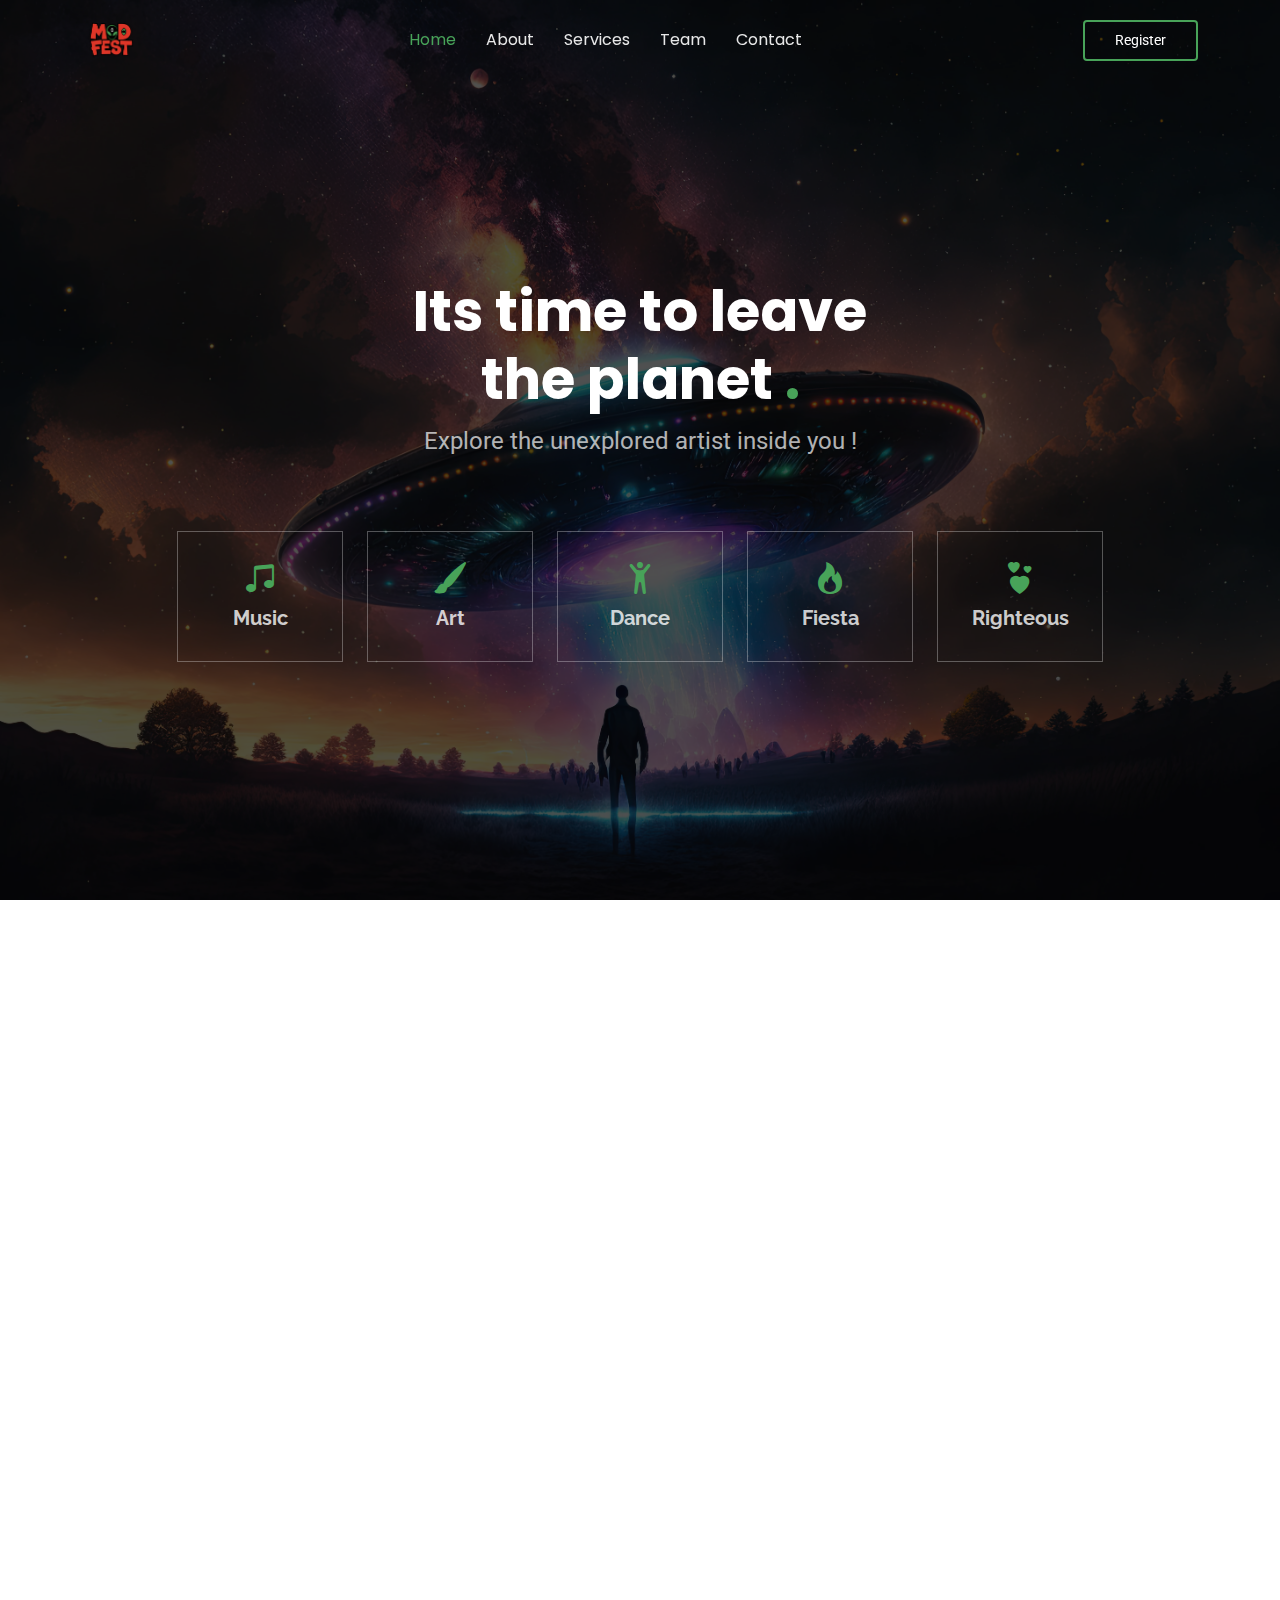
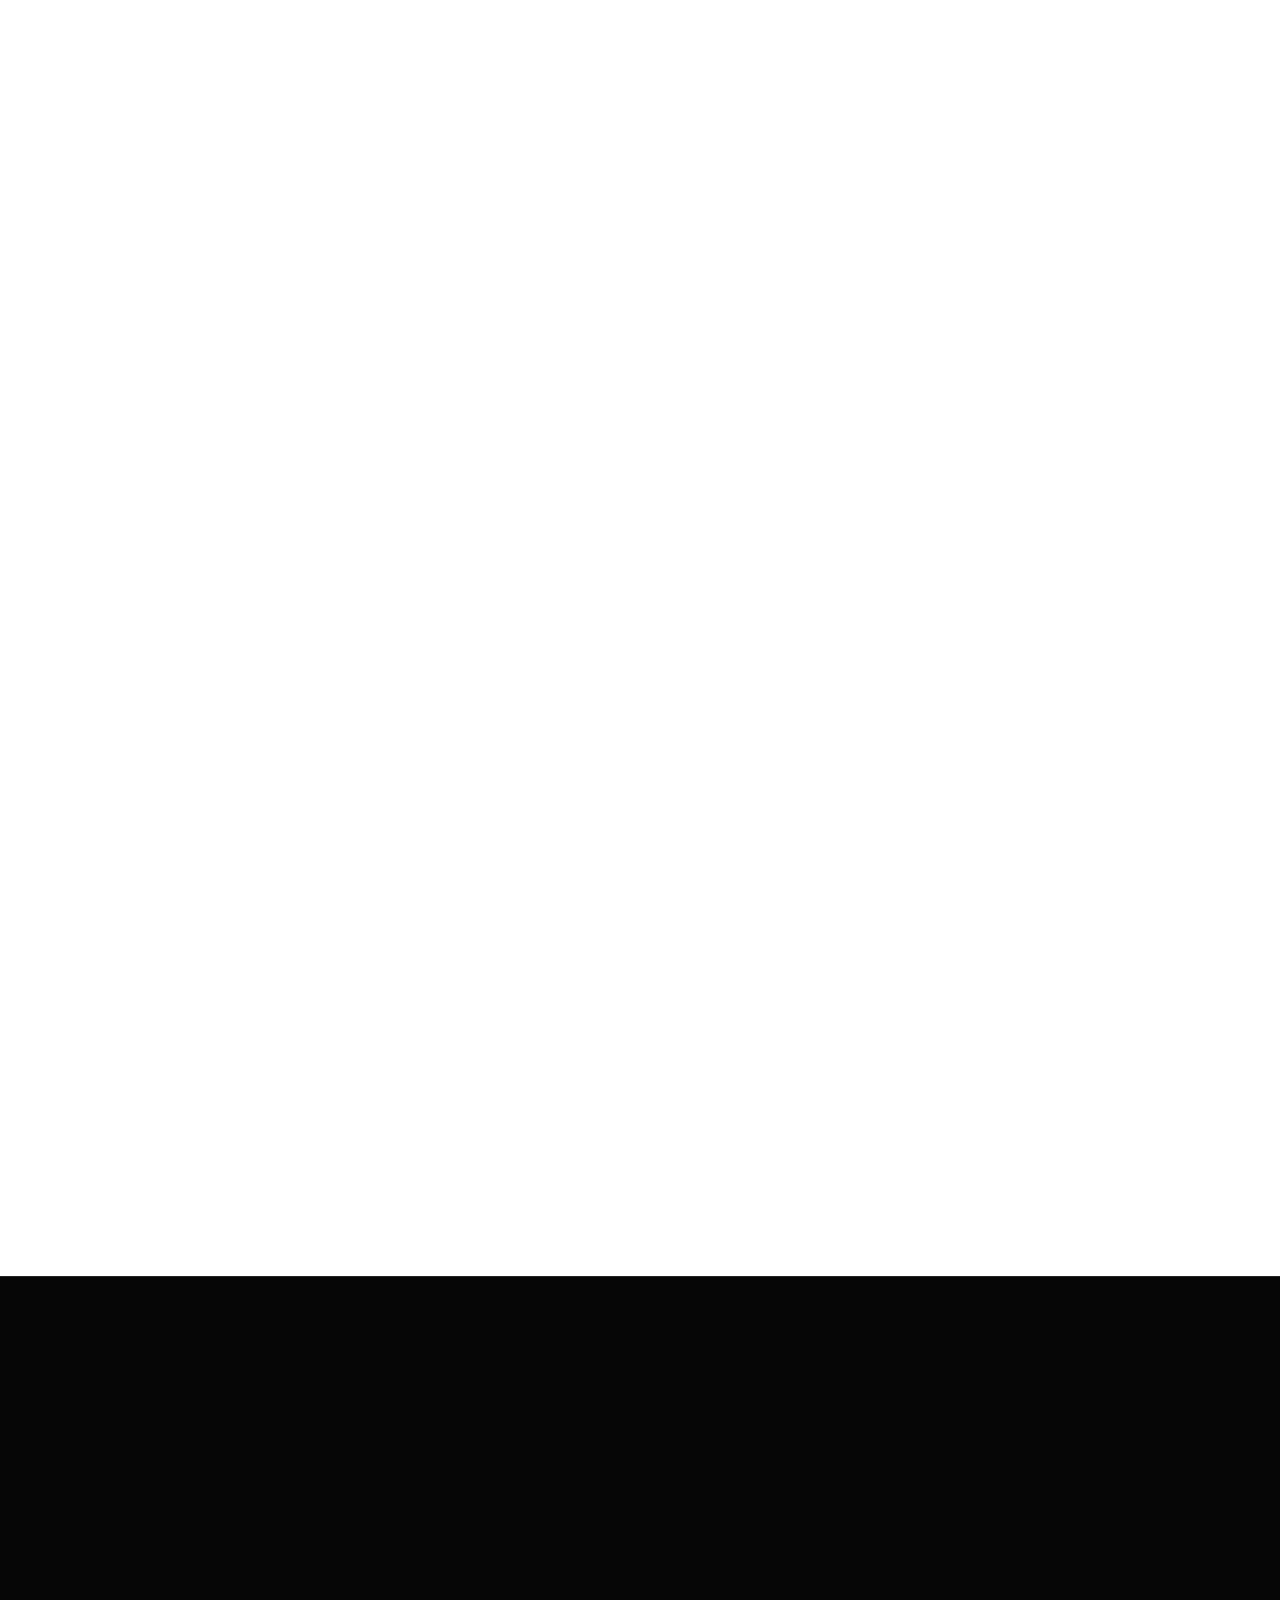
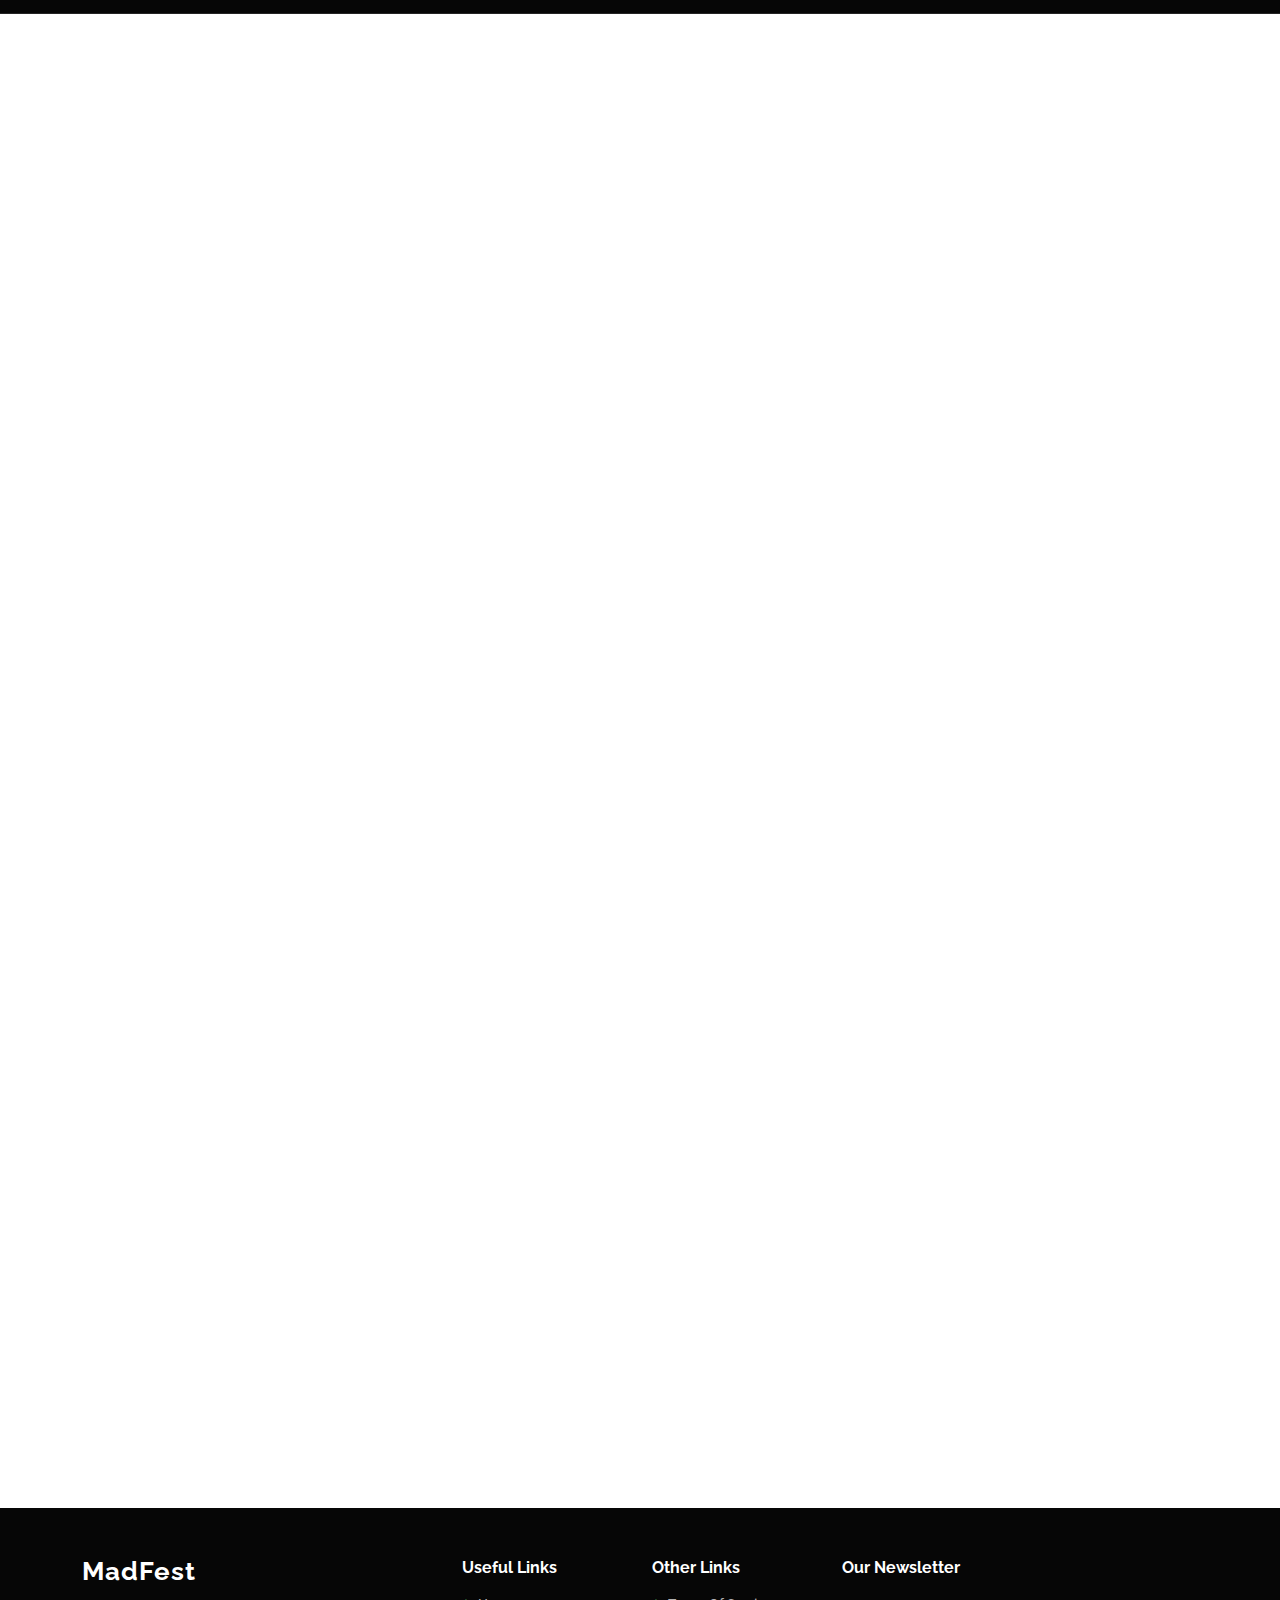
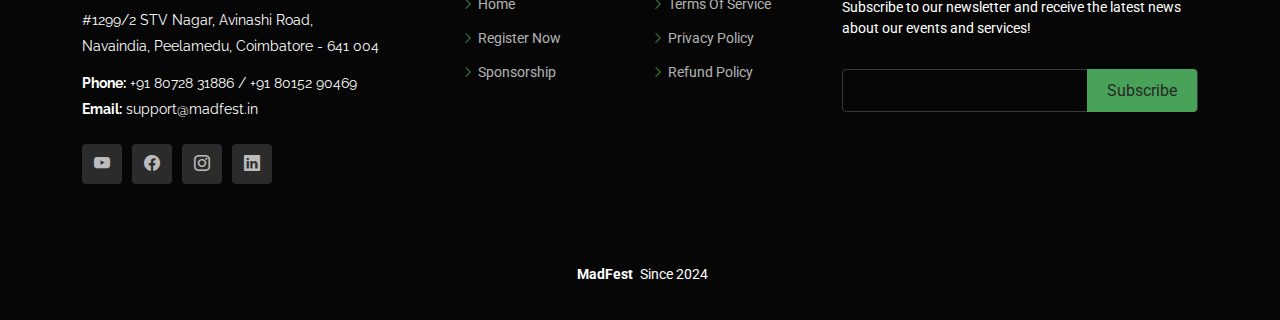
<file: index.html>
<!DOCTYPE html>
<html lang="en">

<head>
  <meta charset="utf-8">
  <meta content="width=device-width, initial-scale=1.0" name="viewport">
  <title>MadFest | Home</title>
  <meta name="description" content="">
  <meta name="keywords" content="">

  <!-- Favicons -->
  <link href="assets/img/favicon.png" rel="icon">
  <link href="assets/img/apple-touch-icon.png" rel="apple-touch-icon">

  <!-- Fonts -->
  <link href="https://fonts.googleapis.com" rel="preconnect">
  <link href="https://fonts.gstatic.com" rel="preconnect" crossorigin>
  <link href="https://fonts.googleapis.com/css2?family=Roboto:ital,wght@0,100;0,300;0,400;0,500;0,700;0,900;1,100;1,300;1,400;1,500;1,700;1,900&family=Poppins:ital,wght@0,100;0,200;0,300;0,400;0,500;0,600;0,700;0,800;0,900;1,100;1,200;1,300;1,400;1,500;1,600;1,700;1,800;1,900&family=Raleway:ital,wght@0,100;0,200;0,300;0,400;0,500;0,600;0,700;0,800;0,900;1,100;1,200;1,300;1,400;1,500;1,600;1,700;1,800;1,900&display=swap" rel="stylesheet">

  <!-- Vendor CSS Files -->
  <link href="assets/vendor/bootstrap/css/bootstrap.min.css" rel="stylesheet">
  <link href="assets/vendor/bootstrap-icons/bootstrap-icons.css" rel="stylesheet">
  <link href="assets/vendor/aos/aos.css" rel="stylesheet">
  <link href="assets/vendor/swiper/swiper-bundle.min.css" rel="stylesheet">
  <link href="assets/vendor/glightbox/css/glightbox.min.css" rel="stylesheet">

  <!-- Main CSS File -->
  <link href="assets/css/main.css" rel="stylesheet">

  <!-- =======================================================
  * Template Name: Gp
  * Template URL: https://bootstrapmade.com/gp-free-multipurpose-html-bootstrap-template/
  * Updated: Aug 15 2024 with Bootstrap v5.3.3
  * Author: BootstrapMade.com
  * License: https://bootstrapmade.com/license/
  ======================================================== -->
</head>

<body class="index-page">

  <header id="header" class="header d-flex align-items-center fixed-top">
    <div class="container-fluid container-xl position-relative d-flex align-items-center justify-content-between">

      <a href="index.html" class="logo d-flex align-items-center me-auto me-lg-0">
        <!-- Uncomment the line below if you also wish to use an image logo -->
        <img src="assets/img/logo.png" alt="">
        <!-- <h1 class="sitename">GP</h1> -->
        <!-- <span>.</span> -->
      </a>

      <nav id="navmenu" class="navmenu">
        <ul>
          <li><a href="#hero" class="active">Home<br></a></li>
          <li><a href="#about">About</a></li>
          <li><a href="#services">Services</a></li>
          <!-- <li><a href="#portfolio">Portfolio</a></li> -->
          <li><a href="#team">Team</a></li>
          <li><a href="#contact">Contact</a></li>
        </ul>
        <i class="mobile-nav-toggle d-xl-none bi bi-list"></i>
      </nav>

      <a class="btn-getstarted" href="./register-artist.html">Register</a>

    </div>
  </header>

  <main class="main">

    <!-- Hero Section -->
    <section id="hero" class="hero section dark-background">

      <img src="assets/img/hero-bg.jpg" alt="" data-aos="fade-in">

      <div class="container">

        <div class="row justify-content-center text-center" data-aos="fade-up" data-aos-delay="100">
          <div class="col-xl-6 col-lg-8">
            <h2>Its time to leave the planet <span>.</span></h2>
            <p>Explore the unexplored artist inside you !</p>
          </div>
        </div>

        <div class="row gy-4 mt-5 justify-content-center" data-aos="fade-up" data-aos-delay="200">
          <div class="col-xl-2 col-md-4" data-aos="fade-up" data-aos-delay="300">
            <div class="icon-box">
              <i class="bi bi-music-note-beamed"></i>
              <h3><a href="">Music</a></h3>
            </div>
          </div>
          <div class="col-xl-2 col-md-4" data-aos="fade-up" data-aos-delay="400">
            <div class="icon-box">
              <i class="bi bi-brush-fill"></i>
              <h3><a href="">Art</a></h3>
            </div>
          </div>
          <div class="col-xl-2 col-md-4" data-aos="fade-up" data-aos-delay="500">
            <div class="icon-box">
              <i class="bi bi-person-arms-up"></i>
              <h3><a href="">Dance</a></h3>
            </div>
          </div>
          <div class="col-xl-2 col-md-4" data-aos="fade-up" data-aos-delay="600">
            <div class="icon-box">
              <i class="bi bi-fire"></i>
              <h3><a href="">Fiesta</a></h3>
            </div>
          </div>
          <div class="col-xl-2 col-md-4" data-aos="fade-up" data-aos-delay="700">
            <div class="icon-box">
              <i class="bi bi-hearts"></i>
              <h3><a href="">Righteous</a></h3>
            </div>
          </div>
        </div>

      </div>

    </section><!-- /Hero Section -->

    <!-- About Section -->
    <section id="about" class="about section">

      <div class="container" data-aos="fade-up" data-aos-delay="100">

        <div class="row gy-4">
          <div class="col-lg-6 order-1 order-lg-2">
            <img src="assets/img/about.jpg" class="img-fluid" alt="">
          </div>
          <div class="col-lg-6 order-2 order-lg-1 content">
            <h3>Vision</h3>
            <p class="fst-italic">
              To create a vibrant, inclusive community where artists from Music, Art, and Dance unite to inspire, 
              support, and elevate each other, while making a meaningful impact on society through creative 
              expression and artistic contributions.
            </p>
            <h3>Mission</h3>
            <p>
              MAD Fest is dedicated to fostering collaboration and growth among artists by providing a platform 
              for them to connect, share, and evolve together.
            </p>
          </div>
        </div>

      </div>

    </section><!-- /About Section -->
<!--
                <ul>
              <li><i class="bi bi-check2-all"></i> <span>Ullamco laboris nisi ut aliquip ex ea commodo consequat.</span></li>
              <li><i class="bi bi-check2-all"></i> <span>Duis aute irure dolor in reprehenderit in voluptate velit.</span></li>
              <li><i class="bi bi-check2-all"></i> <span>Ullamco laboris nisi ut aliquip ex ea commodo consequat. Duis aute irure dolor in reprehenderit in voluptate trideta storacalaperda mastiro dolore eu fugiat nulla pariatur.</span></li>
            </ul>
    -->
    <!-- Clients Section -->
    <section id="clients" class="clients section">

      <div class="container" data-aos="fade-up" data-aos-delay="100">

        <div class="swiper init-swiper">
          <script type="application/json" class="swiper-config">
            {
              "loop": true,
              "speed": 600,
              "autoplay": {
                "delay": 5000
              },
              "slidesPerView": "auto",
              "pagination": {
                "el": ".swiper-pagination",
                "type": "bullets",
                "clickable": true
              },
              "breakpoints": {
                "320": {
                  "slidesPerView": 2,
                  "spaceBetween": 40
                },
                "480": {
                  "slidesPerView": 3,
                  "spaceBetween": 60
                },
                "640": {
                  "slidesPerView": 4,
                  "spaceBetween": 80
                },
                "992": {
                  "slidesPerView": 6,
                  "spaceBetween": 120
                }
              }
            }
          </script>
          <div class="swiper-wrapper align-items-center">
            <div class="swiper-slide"><img src="assets/img/clients/client-0.png" class="img-fluid" alt=""></div>
            <div class="swiper-slide"><img src="assets/img/clients/client-1.png" class="img-fluid" alt=""></div>
            <div class="swiper-slide"><img src="assets/img/clients/client-2.png" class="img-fluid" alt=""></div>
            <div class="swiper-slide"><img src="assets/img/clients/client-3.png" class="img-fluid" alt=""></div>
            <div class="swiper-slide"><img src="assets/img/clients/client-4.png" class="img-fluid" alt=""></div>
            <div class="swiper-slide"><img src="assets/img/clients/client-5.png" class="img-fluid" alt=""></div>
            <div class="swiper-slide"><img src="assets/img/clients/client-6.png" class="img-fluid" alt=""></div>
            <div class="swiper-slide"><img src="assets/img/clients/client-7.png" class="img-fluid" alt=""></div>
            <div class="swiper-slide"><img src="assets/img/clients/client-8.png" class="img-fluid" alt=""></div>
            <div class="swiper-slide"><img src="assets/img/clients/client-9.png" class="img-fluid" alt=""></div>
          </div>
          <div class="swiper-pagination"></div>
        </div>

      </div>

    </section><!-- /Clients Section -->

    <!-- Features Section -->
    <section id="features" class="features section">

      <div class="container">

        <div class="row gy-4">
          <div class="features-image col-lg-6" data-aos="fade-up" data-aos-delay="100">
            <img src="assets/img/features-bg.jpg" alt="" style="object-fit: contain;" />
          </div>
          <div class="col-lg-6">

            <div class="features-item d-flex ps-0 ps-lg-3 pt-4 pt-lg-0" data-aos="fade-up" data-aos-delay="200">
              <i class="bi bi-people flex-shrink-0"></i>
              <div>
                <h4>Art Community</h4>
                <p>Helping in building a community for artists</p>
              </div>
            </div><!-- End Features Item-->

            <div class="features-item d-flex mt-5 ps-0 ps-lg-3" data-aos="fade-up" data-aos-delay="300">
              <i class="bi bi-eye flex-shrink-0"></i>
              <div>
                <h4>Brand Visibility</h4>
                <p>Event Promotional Materials,  On-Site Branding, Social Media Shoutouts</p>
              </div>
            </div><!-- End Features Item-->

            <div class="features-item d-flex mt-5 ps-0 ps-lg-3" data-aos="fade-up" data-aos-delay="400">
              <i class="bi bi-share flex-shrink-0"></i>
              <div>
                <h4>Networking</h4>
                <p>Get together with local influencers and artists</p>
              </div>
            </div><!-- End Features Item-->

            <div class="features-item d-flex mt-5 ps-0 ps-lg-3" data-aos="fade-up" data-aos-delay="500">
              <i class="bi bi-balloon-heart flex-shrink-0"></i>
              <div>
                <h4>Righteous</h4>
                <p>Giving back to the society and community of art</p>
              </div>
            </div>
            <!-- End Features Item-->

          </div>
        </div>

      </div>

    </section><!-- /Features Section -->

    <!-- Services Section -->
    <section id="services" class="services section">

      <!-- Section Title -->
      <div class="container section-title" data-aos="fade-up">
        <h2>Marketing</h2>
        <p>Check our packages</p>
      </div><!-- End Section Title -->

      <div class="container">

        <div class="row gy-4">

          <div class="col-lg-4 col-md-6" data-aos="fade-up" data-aos-delay="100">
            <div class="service-item position-relative">
              <div class="icon">
                <i class="bi bi-gem"></i>
              </div>
              <a href="#service" class="stretched-link">
                <h3>Title</h3>
              </a>
              <p>
                <ul style="list-style-type: none;">
                  <li><i class="bi bi-check-circle-fill"></i> <span>Main Stage Naming Rights</span></li>
                  <li><i class="bi bi-check-circle-fill"></i> <span>Food Court Naming Rights</span></li>
                  <li><i class="bi bi-check-circle-fill"></i> <span>Art Exhibition Naming Rights</span></li>
                  <li><i class="bi bi-check-circle-fill"></i> <span>Branding Materials</span></li>
                  <li><i class="bi bi-check-circle-fill"></i> <span>Social Media Shoutout</span></li>
                </ul>
              </p>
              <div class="sponsor-amount"><span>₹ 30,000 - ₹ 50,000</span></div>
            </div>
          </div><!-- End Service Item -->

          <div class="col-lg-4 col-md-6" data-aos="fade-up" data-aos-delay="200">
            <div class="service-item position-relative">
              <div class="icon">
                <i class="bi bi-trophy"></i>
              </div>
              <a href="#service" class="stretched-link">
                <h3>Gold</h3>
              </a>
              <p>
                <ul style="list-style-type: none;">
                  <li><i class="bi bi-x-circle-fill"></i> <span>Main Stage Naming Rights</span></li>
                  <li><i class="bi bi-check-circle-fill"></i> <span>Food Court Naming Rights</span></li>
                  <li><i class="bi bi-check-circle-fill"></i> <span>Art Exhibition Naming Rights</span></li>
                  <li><i class="bi bi-check-circle-fill"></i> <span>Branding Materials</span></li>
                  <li><i class="bi bi-check-circle-fill"></i> <span>Social Media Shoutout</span></li>
                </ul>
              </p>
              <div class="sponsor-amount"><span>₹ 15,000 - ₹ 25,000</span></div>
            </div>
          </div><!-- End Service Item -->

          <div class="col-lg-4 col-md-6" data-aos="fade-up" data-aos-delay="300">
            <div class="service-item position-relative">
              <div class="icon">
                <i class="bi bi-shield-shaded"></i>
              </div>
              <a href="#service" class="stretched-link">
                <h3>Silver</h3>
              </a>
              <p>
                <ul style="list-style-type: none;">
                  <li><i class="bi bi-x-circle-fill"></i> <span>Main Stage Naming Rights</span></li>
                  <li><i class="bi bi-x-circle-fill"></i> <span>Food Court Naming Rights</span></li>
                  <li><i class="bi bi-check-circle-fill"></i> <span>Art Exhibition Naming Rights</span></li>
                  <li><i class="bi bi-check-circle-fill"></i> <span>Branding Materials</span></li>
                  <li><i class="bi bi-check-circle-fill"></i> <span>Social Media Shoutout</span></li>
                </ul>
              </p>
              <div class="sponsor-amount"><span>₹ 10,000</span></div>
            </div>
          </div><!-- End Service Item -->

          <!-- <div class="col-lg-4 col-md-6" data-aos="fade-up" data-aos-delay="400">
            <div class="service-item position-relative">
              <div class="icon">
                <i class="bi bi-stars"></i>
              </div>
              <a href="#service" class="stretched-link">
                <h3>Custom</h3>
              </a>
              <p>Tailored sponsorship opportunities available upon request</p>
              <a href="#service" class="stretched-link"></a>
            </div>
          </div> -->
          <!-- End Service Item -->

          <!-- <div class="col-lg-4 col-md-6" data-aos="fade-up" data-aos-delay="500">
            <div class="service-item position-relative">
              <div class="icon">
                <i class="bi bi-suit-spade"></i>
              </div>
              <a href="#service" class="stretched-link">
                <h3>Supporters</h3>
              </a>
              <p>₹ 1,000 - ₹ 2,000 : Social Media & Website Promotions</p>
              <a href="#service" class="stretched-link"></a>
            </div>
          </div> -->
          <!-- End Service Item -->

          <!-- <div class="col-lg-4 col-md-6" data-aos="fade-up" data-aos-delay="600">
            <div class="service-item position-relative">
              <div class="icon">
                <i class="bi bi-suit-club"></i>
              </div>
              <a href="#service" class="stretched-link">
                <h3>Volunteer</h3>
              </a>
              <p>Give Hope, Make a Difference</p>
              <a href="#service" class="stretched-link"></a>
            </div>
          </div> -->
          <!-- End Service Item -->

        </div>

      </div>

    </section><!-- /Services Section -->

    <!-- Call To Action Section -->
    <section id="call-to-action" class="call-to-action section dark-background">

      <img src="assets/img/cta-bg.jpg" alt="">

      <div class="container">
        <div class="row justify-content-center" data-aos="zoom-in" data-aos-delay="100">
          <div class="col-xl-10">
            <div class="text-center">
              <h3>Show Time</h3>
              <p>Bringing you captivating performances, unexpected twists, and unforgettable moments. Each episode shines a spotlight on talent, drama, and excitement, keeping you on the edge of your seat.</p>
              <a class="cta-btn" href="./register-artist.html">Register Now</a>
            </div>
          </div>
        </div>
      </div>

    </section><!-- /Call To Action Section -->

    <!-- Team Section -->
    <section id="team" class="team section">

      <!-- Section Title -->
      <div class="container section-title" data-aos="fade-up">
        <h2>Team</h2>
        <p>our Team</p>
      </div><!-- End Section Title -->

      <div class="container">

        <div class="row gy-4">

          <div class="col-lg-3 col-md-6 d-flex align-items-stretch" data-aos="fade-up" data-aos-delay="100">
            <div class="team-member">
              <div class="member-img">
                <img src="assets/img/team/team-1.jpg" class="img-fluid" alt="">
                <div class="social">
                  <a href=""><i class="bi bi-twitter-x"></i></a>
                  <a href=""><i class="bi bi-facebook"></i></a>
                  <a href=""><i class="bi bi-instagram"></i></a>
                  <a href=""><i class="bi bi-linkedin"></i></a>
                </div>
              </div>
              <div class="member-info">
                <h4>Kirukann Vellingiri</h4>
                <span>CEO & Founder</span>
              </div>
            </div>
          </div><!-- End Team Member -->

          <div class="col-lg-3 col-md-6 d-flex align-items-stretch" data-aos="fade-up" data-aos-delay="200">
            <div class="team-member">
              <div class="member-img">
                <img src="assets/img/team/team-2.jpg" class="img-fluid" alt="">
                <div class="social">
                  <a href=""><i class="bi bi-twitter-x"></i></a>
                  <a href=""><i class="bi bi-facebook"></i></a>
                  <a href=""><i class="bi bi-instagram"></i></a>
                  <a href=""><i class="bi bi-linkedin"></i></a>
                </div>
              </div>
              <div class="member-info">
                <h4>Pratheep Kumar</h4>
                <span>CFO</span>
              </div>
            </div>
          </div><!-- End Team Member -->

          <div class="col-lg-3 col-md-6 d-flex align-items-stretch" data-aos="fade-up" data-aos-delay="400">
            <div class="team-member">
              <div class="member-img">
                <img src="assets/img/team/team-4.jpg" class="img-fluid" alt="">
                <div class="social">
                  <a href=""><i class="bi bi-twitter-x"></i></a>
                  <a href=""><i class="bi bi-facebook"></i></a>
                  <a href=""><i class="bi bi-instagram"></i></a>
                  <a href=""><i class="bi bi-linkedin"></i></a>
                </div>
              </div>
              <div class="member-info">
                <h4>Venu Krish</h4>
                <span>CMO</span>
              </div>
            </div>
          </div><!-- End Team Member -->

          <div class="col-lg-3 col-md-6 d-flex align-items-stretch" data-aos="fade-up" data-aos-delay="300">
            <div class="team-member">
              <div class="member-img">
                <img src="assets/img/team/team-3.jpg" class="img-fluid" alt="">
                <div class="social">
                  <a href=""><i class="bi bi-twitter-x"></i></a>
                  <a href=""><i class="bi bi-facebook"></i></a>
                  <a href=""><i class="bi bi-instagram"></i></a>
                  <a href=""><i class="bi bi-linkedin"></i></a>
                </div>
              </div>
              <div class="member-info">
                <h4>Anirudh Kumaran</h4>
                <span>CTO</span>
              </div>
            </div>
          </div><!-- End Team Member -->

        </div>
        

      </div>

    </section><!-- /Team Section -->

    <!-- Contact Section -->
    <section id="contact" class="contact section">

      <!-- Section Title -->
      <div class="container section-title" data-aos="fade-up">
        <h2>Contact</h2>
        <p>Contact Us</p>
      </div><!-- End Section Title -->

      <div class="container" data-aos="fade-up" data-aos-delay="100">

        <div class="mb-4" data-aos="fade-up" data-aos-delay="200">
          <iframe style="border:0; width: 100%; height: 270px;" src="https://www.google.com/maps/embed?pb=!1m14!1m12!1m3!1d823.2856511093236!2d76.99436685818885!3d11.021466688916092!2m3!1f0!2f0!3f0!3m2!1i1024!2i768!4f13.1!5e0!3m2!1sen!2sin!4v1729000582580!5m2!1sen!2sin" frameborder="0" allowfullscreen="" loading="lazy" referrerpolicy="no-referrer-when-downgrade"></iframe>
        </div><!-- End Google Maps -->

        <div class="row gy-4">

          <div class="col-lg-4">
            <div class="info-item d-flex" data-aos="fade-up" data-aos-delay="300">
              <i class="bi bi-geo-alt flex-shrink-0"></i>
              <div>
                <h3>Address</h3>
                <p>#1299/2 STV Nagar, Avinashi Road, Navaindia, Peelamedu, Coimbatore - 641 004</p>
              </div>
            </div><!-- End Info Item -->

            <div class="info-item d-flex" data-aos="fade-up" data-aos-delay="400">
              <i class="bi bi-telephone flex-shrink-0"></i>
              <div>
                <h3>Call Us</h3>
                <p>+91 80728 31886 / +91 80152 90469</p>
              </div>
            </div><!-- End Info Item -->

            <div class="info-item d-flex" data-aos="fade-up" data-aos-delay="500">
              <i class="bi bi-envelope flex-shrink-0"></i>
              <div>
                <h3>Email Us</h3>
                <p>support@madfest.in</p>
              </div>
            </div><!-- End Info Item -->

          </div>

          <div class="col-lg-8">
            <form id="madfestForm" class="php-email-form" data-aos="fade-up" data-aos-delay="200">
              <div class="row gy-4">

                <div class="col-md-6">
                  <input type="text" name="messageFullName" class="form-control" placeholder="Your Name" required="">
                </div>

                <div class="col-md-6 ">
                  <input type="email" class="form-control" name="messageEmailId" placeholder="Your Email" required="">
                </div>

                <div class="col-md-12">
                  <input type="text" class="form-control" name="messageSubject" placeholder="Subject" required="">
                </div>

                <div class="col-md-12">
                  <textarea class="form-control" name="messageContent" rows="6" placeholder="Message" required=""></textarea>
                </div>

                <div class="col-md-12 text-center">
                  <div id="loadingBar" class="loading">Loading</div>
                  <div id="errorMessageDiv" class="error-message"></div>
                  <div id="successMessageDiv" class="sent-message">Your message has been sent. Thank you!</div>

                  <button id="mailSubmit" type="submit">Send Message</button>
                </div>

              </div>
            </form>
          </div><!-- End Contact Form -->

        </div>

      </div>

    </section><!-- /Contact Section -->

  </main>

  <footer id="footer" class="footer dark-background">

    <div class="footer-top">
      <div class="container">
        <div class="row gy-4">
          <div class="col-lg-4 col-md-6 footer-about">
            <a href="index.html" class="logo d-flex align-items-center">
              <span class="sitename">MadFest</span>
            </a>
            <div class="footer-contact pt-3">
              <p>#1299/2 STV Nagar, Avinashi Road,</p>
              <p>Navaindia, Peelamedu, Coimbatore - 641 004</p>
              <p class="mt-3"><strong>Phone:</strong> <span>+91 80728 31886 / +91 80152 90469</span></p>
              <p><strong>Email:</strong> <span>support@madfest.in</span></p>
            </div>
            <div class="social-links d-flex mt-4">
              <a href=""><i class="bi bi-youtube"></i></a>
              <a href="" target="_blank"><i class="bi bi-facebook"></i></a>
              <a href="https://www.instagram.com/madfest.in" target="_blank"><i class="bi bi-instagram"></i></a>
              <a href=""><i class="bi bi-linkedin"></i></a>
            </div>
          </div>

          <div class="col-lg-2 col-md-3 footer-links">
            <h4>Useful Links</h4>
            <ul>
              <li><i class="bi bi-chevron-right"></i> <a href="./index.html"> Home</a></li>
              <li><i class="bi bi-chevron-right"></i> <a href="./register-artist.html"> Register Now</a></li>
              <li><i class="bi bi-chevron-right"></i> <a href="./index.html#services"> Sponsorship</a></li>
            </ul>
          </div>

          <div class="col-lg-2 col-md-3 footer-links">
            <h4>Other Links</h4>
            <ul>
              <li><i class="bi bi-chevron-right"></i> <a href="./term-service.html"> Terms Of Service</a></li>
              <li><i class="bi bi-chevron-right"></i> <a href="./privacy-policy.html"> Privacy Policy</a></li>
              <li><i class="bi bi-chevron-right"></i> <a href="./refund-policy.html"> Refund Policy</a></li>
            </ul>
          </div>

          <div class="col-lg-4 col-md-12 footer-newsletter">
            <h4>Our Newsletter</h4>
            <p>Subscribe to our newsletter and receive the latest news about our events and services!</p>
            <form id="madfestSubscription" class="php-email-form">
              <div class="newsletter-form"><input type="email" name="subscribeMailId" required><input id="subscribeSubmit" type="submit" value="Subscribe" /></div>
              <div id="newsletterLoader" class="loading">Loading</div>
              <div id="newsLetterError" class="error-message"></div>
              <div id="newsLetterSuccess" class="sent-message">Your subscription request has been sent. Thank you!</div>
            </form>
          </div>

        </div>
      </div>
    </div>

    <div class="copyright">
      <div class="container text-center">
        <p><strong class="px-1 sitename">MadFest</strong> <span>Since 2024</span></p>
        <div class="credits">
          <!-- All the links in the footer should remain intact. -->
          <!-- You can delete the links only if you've purchased the pro version. -->
          <!-- Licensing information: https://bootstrapmade.com/license/ -->
          <!-- Purchase the pro version with working PHP/AJAX contact form: [buy-url] -->
          <!-- Powered by <a href="https://bootstrapmade.com/">Draptor</a> -->
        </div>
      </div>
    </div>

  </footer>

  <!-- Scroll Top -->
  <a href="#" id="scroll-top" class="scroll-top d-flex align-items-center justify-content-center"><i class="bi bi-arrow-up-short"></i></a>

  <!-- Preloader -->
  <div id="preloader"></div>

  <!-- Vendor JS Files -->
  <script src="assets/vendor/bootstrap/js/bootstrap.bundle.min.js"></script>
  <!-- <script src="assets/vendor/php-email-form/validate.js"></script> -->
  <script src="assets/vendor/aos/aos.js"></script>
  <script src="assets/vendor/swiper/swiper-bundle.min.js"></script>
  <script src="assets/vendor/glightbox/js/glightbox.min.js"></script>
  <script src="assets/vendor/imagesloaded/imagesloaded.pkgd.min.js"></script>
  <script src="assets/vendor/isotope-layout/isotope.pkgd.min.js"></script>
  <script src="assets/vendor/purecounter/purecounter_vanilla.js"></script>

  <!-- Main JS File -->
  <script src="assets/js/main.js"></script>
  <script src="assets/js/message.js"></script>
  <script src="assets/js/subscribe.js"></script>

</body>

</html>
</file>
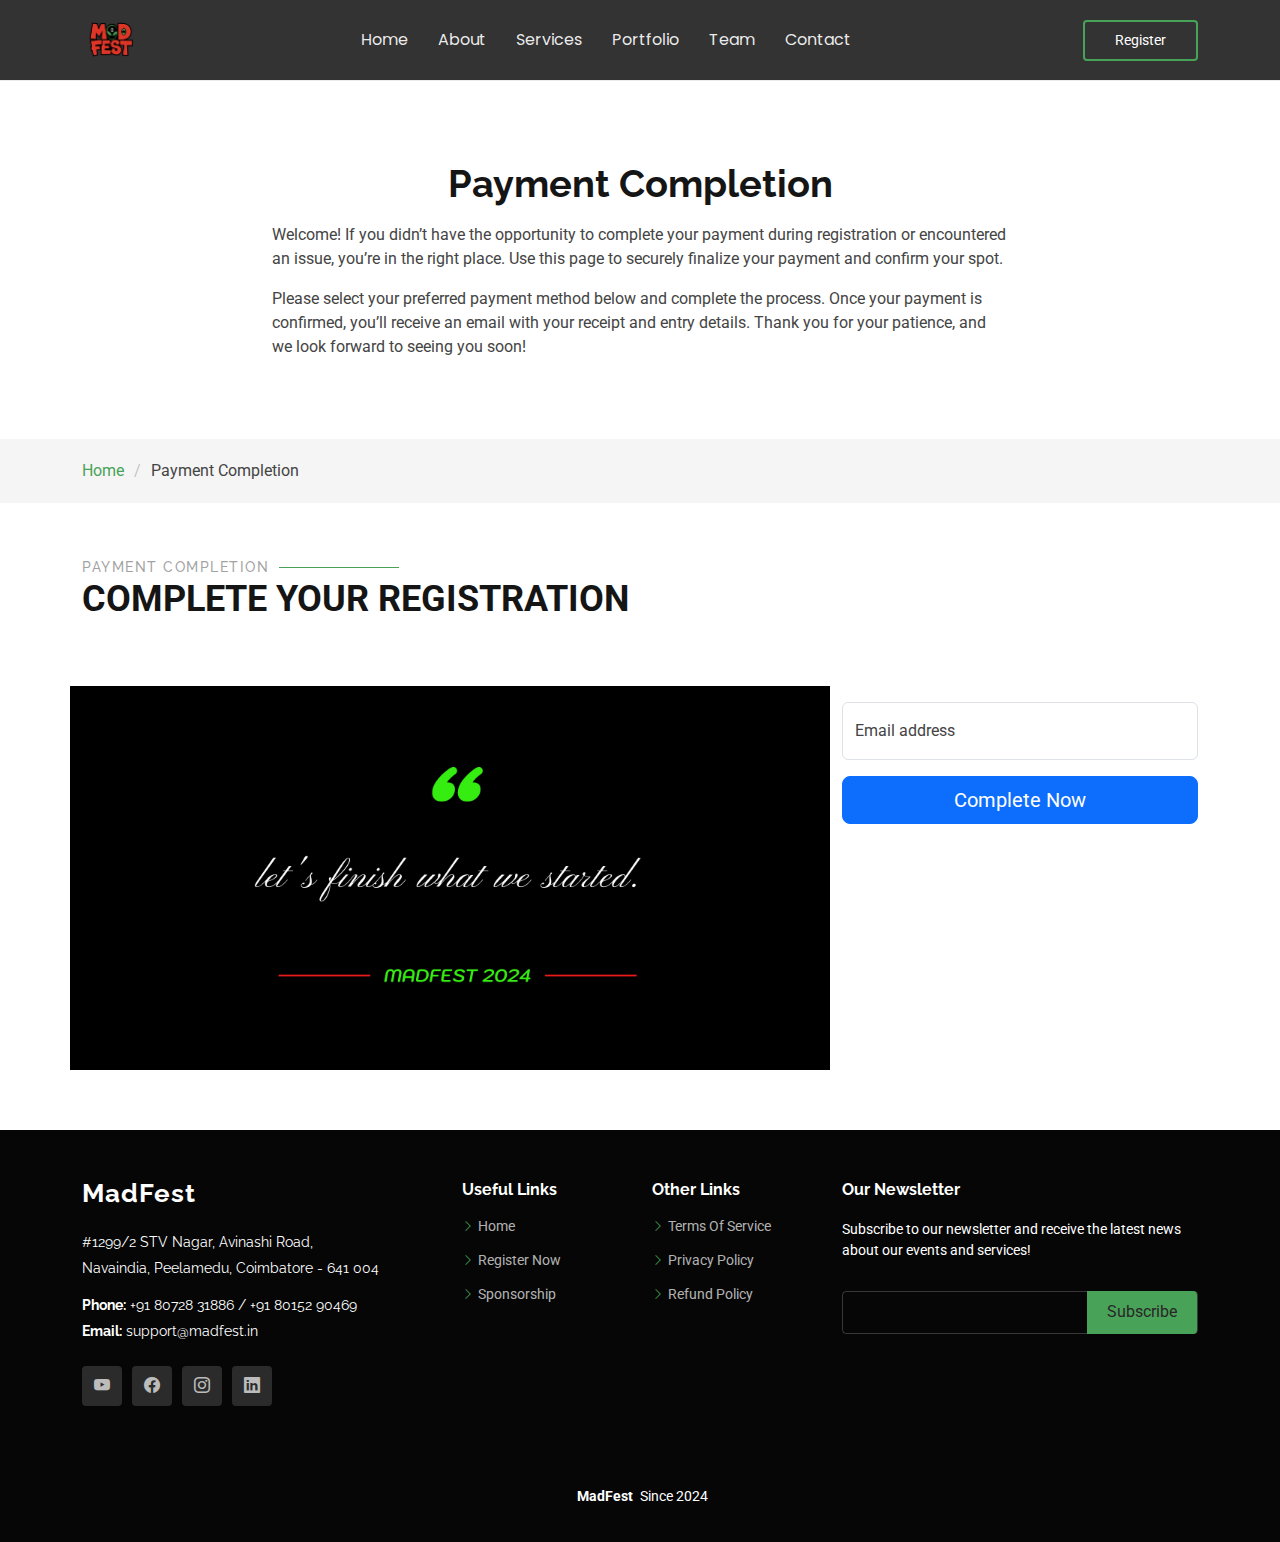
<file: payment-completion.html>
<!DOCTYPE html>
<html lang="en">

<head>
  <meta charset="utf-8">
  <meta content="width=device-width, initial-scale=1.0" name="viewport">
  <title>MadFest | Payment Completion</title>
  <meta name="description" content="">
  <meta name="keywords" content="">

  <!-- Favicons -->
  <link href="assets/img/favicon.png" rel="icon">
  <link href="assets/img/apple-touch-icon.png" rel="apple-touch-icon">

  <!-- Fonts -->
  <link href="https://fonts.googleapis.com" rel="preconnect">
  <link href="https://fonts.gstatic.com" rel="preconnect" crossorigin>
  <link href="https://fonts.googleapis.com/css2?family=Roboto:ital,wght@0,100;0,300;0,400;0,500;0,700;0,900;1,100;1,300;1,400;1,500;1,700;1,900&family=Poppins:ital,wght@0,100;0,200;0,300;0,400;0,500;0,600;0,700;0,800;0,900;1,100;1,200;1,300;1,400;1,500;1,600;1,700;1,800;1,900&family=Raleway:ital,wght@0,100;0,200;0,300;0,400;0,500;0,600;0,700;0,800;0,900;1,100;1,200;1,300;1,400;1,500;1,600;1,700;1,800;1,900&display=swap" rel="stylesheet">

  <!-- Vendor CSS Files -->
  <link href="assets/vendor/bootstrap/css/bootstrap.min.css" rel="stylesheet">
  <link href="assets/vendor/bootstrap-icons/bootstrap-icons.css" rel="stylesheet">
  <link href="assets/vendor/aos/aos.css" rel="stylesheet">
  <link href="assets/vendor/swiper/swiper-bundle.min.css" rel="stylesheet">
  <link href="assets/vendor/glightbox/css/glightbox.min.css" rel="stylesheet">

  <!-- Main CSS File -->
  <link href="assets/css/main.css" rel="stylesheet">

  <!-- =======================================================
  * Template Name: Gp
  * Template URL: https://bootstrapmade.com/gp-free-multipurpose-html-bootstrap-template/
  * Updated: Aug 15 2024 with Bootstrap v5.3.3
  * Author: BootstrapMade.com
  * License: https://bootstrapmade.com/license/
  ======================================================== -->
</head>

<body class="starter-page-page">

  <header id="header" class="header d-flex align-items-center position-relative">
    <div class="container-fluid container-xl position-relative d-flex align-items-center justify-content-between">

      <a href="index.html" class="logo d-flex align-items-center me-auto me-lg-0">
        <!-- Uncomment the line below if you also wish to use an image logo -->
        <img src="assets/img/logo.png" alt="">
      </a>

      <nav id="navmenu" class="navmenu">
        <ul>
          <li><a href="./index.html#hero">Home<br></a></li>
          <li><a href="#about">About</a></li>
          <li><a href="#services">Services</a></li>
          <li><a href="#portfolio">Portfolio</a></li>
          <li><a href="#team">Team</a></li>
          <li><a href="#contact">Contact</a></li>
        </ul>
        <i class="mobile-nav-toggle d-xl-none bi bi-list"></i>
      </nav>

      <a class="btn-getstarted" href="./register-artist.html">Register</a>

    </div>
  </header>

  <main class="main">

    <!-- Page Title -->
    <div class="page-title" data-aos="fade">
      <div class="heading">
        <div class="container">
          <div class="row d-flex justify-content-center text-center">
            <div class="col-lg-8">
              <h1>Payment Completion</h1>
              <p class="mt-3 mb-0 text-start">
                Welcome! If you didn’t have the opportunity to complete your payment during registration or encountered an issue, you’re in the right place. Use this page to securely finalize your payment and confirm your spot.
              </p>
              <p class="mt-3 mb-0 text-start">
                Please select your preferred payment method below and complete the process. Once your payment is confirmed, you’ll receive an email with your receipt and entry details. Thank you for your patience, and we look forward to seeing you soon!
              </p>
            </div>
          </div>
        </div>
      </div>
      <nav class="breadcrumbs">
        <div class="container">
          <ol>
            <li><a href="index.html">Home</a></li>
            <li class="current">Payment Completion</li>
          </ol>
        </div>
      </nav>
    </div><!-- End Page Title -->

    <!-- Starter Section Section -->
    <section id="starter-section" class="starter-section section">

      <!-- Section Title -->
      <div class="container section-title" data-aos="fade-up">
        <h2>Payment Completion</h2>
        <p>Complete your registration<br></p>
      </div><!-- End Section Title -->

      <div class="container" data-aos="fade-up">
        <div class="row">
          <div class="d-flex justify-content-center col-lg-8 col-12 p-5 bg-black">
            <img style="max-height: 288px;" src="./assets/img/form-steps/payment_completion.jpg" class="img-fluid" alt="...">
          </div>
          <div class="col-lg-4 col-12">
            <div id="gather-details" class="d-block">
              <div class="form-floating my-3">
                <input type="email" class="form-control" id="floatingEmail" placeholder="name@example.com">
                <label for="floatingEmail">Email address</label>
              </div>
              <div class="d-flex justify-content-center">
                <div id="completeLoader" style="display: none;" class="spinner-border" role="status">
                  <span class="visually-hidden">Loading...</span>
                </div>
              </div>
              <button id="completeNowBtn" onclick="completeNowAction()" class="btn btn-primary btn-lg w-100">Complete Now</button>
              <div id="completeErr" class="alert alert-danger mt-3" style="display: none;" role="alert"></div>
              
              <div id="successHashDiv" style="display: none;">
                <div class="form-floating mt-3">
                  <input type="text" class="form-control" id="displayFirstName" placeholder="name@example.com" disabled>
                  <label for="displayFirstName">First Name</label>
                </div>
                <div class="form-floating mt-3">
                  <input type="text" class="form-control" id="displayMobile" placeholder="98XXXXXX01" disabled>
                  <label for="displayMobile">Mobile Number</label>
                </div>
                <div class="form-floating mt-3">
                  <input type="text" class="form-control" id="displayAmount" placeholder="0.00" disabled>
                  <label for="displayAmount">Total Amount</label>
                </div>
  
                <form action="https://secure.payu.in/_payment" method="POST">
                  <!-- Replace with https://secure.payu.in/_payment for production -->
          
                  <!-- Required Fields -->
                  <input type="hidden" name="key" value="RaU5vB">
                  <input id="payuTransId" type="hidden" name="txnid" value="TXN12345678">
                  <input id="payuFinalAmount" type="hidden" name="amount" value="10.00">
                  <input type="hidden" name="productinfo" value="MadFest Event Ticket Booking">
                  <input id="payuFirstName" type="hidden" name="firstname" value="Anirudh">
                  <input id="payuEmailId" type="hidden" name="email" value="draptorteam@gmail.com">
          
                  <!-- Your Salt and Generated Hash -->
                  <input id="payuMadfestHash" type="hidden" name="hash" value="GENERATED_HASH">
                  <input id="payuMobileNum" type="hidden" name="phone" value="8971356468"><br><br>
          
                  <!-- Redirect URLs -->
                  <!-- <input type="hidden" name="surl" value="http://localhost:8080/payu/success">
                  <input type="hidden" name="furl" value="http://localhost:8080/payu/failure"> -->

                  <input type="hidden" name="surl" value="https://api.madfest.in/payu/success">
                  <input type="hidden" name="furl" value="https://api.madfest.in/payu/failure">
          
                  <div class="d-flex justify-content-between mb-3">
                    <button onclick="cancelPaymentAction()" class="btn btn-secondary" type="button">Cancel</button>
                    <button class="btn btn-primary" type="submit">Pay Now</button>
                  </div>
                  
                </form>
              </div>
              
            </div>
            
          </div>
        </div>
      </div>

    </section><!-- /Starter Section Section -->

  </main>

  <footer id="footer" class="footer dark-background">

    <div class="footer-top">
      <div class="container">
        <div class="row gy-4">
          <div class="col-lg-4 col-md-6 footer-about">
            <a href="index.html" class="logo d-flex align-items-center">
              <span class="sitename">MadFest</span>
            </a>
            <div class="footer-contact pt-3">
              <p>#1299/2 STV Nagar, Avinashi Road,</p>
              <p>Navaindia, Peelamedu, Coimbatore - 641 004</p>
              <p class="mt-3"><strong>Phone:</strong> <span>+91 80728 31886 / +91 80152 90469</span></p>
              <p><strong>Email:</strong> <span>support@madfest.in</span></p>
            </div>
            <div class="social-links d-flex mt-4">
              <a href=""><i class="bi bi-youtube"></i></a>
              <a href="" target="_blank"><i class="bi bi-facebook"></i></a>
              <a href="https://www.instagram.com/madfest.in" target="_blank"><i class="bi bi-instagram"></i></a>
              <a href=""><i class="bi bi-linkedin"></i></a>
            </div>
          </div>

          <div class="col-lg-2 col-md-3 footer-links">
            <h4>Useful Links</h4>
            <ul>
              <li><i class="bi bi-chevron-right"></i> <a href="./index.html"> Home</a></li>
              <li><i class="bi bi-chevron-right"></i> <a href="./register-artist.html"> Register Now</a></li>
              <li><i class="bi bi-chevron-right"></i> <a href="./index.html#services"> Sponsorship</a></li>
            </ul>
          </div>

          <div class="col-lg-2 col-md-3 footer-links">
            <h4>Other Links</h4>
            <ul>
              <li><i class="bi bi-chevron-right"></i> <a href="./term-service.html"> Terms Of Service</a></li>
              <li><i class="bi bi-chevron-right"></i> <a href="./privacy-policy.html"> Privacy Policy</a></li>
              <li><i class="bi bi-chevron-right"></i> <a href="./refund-policy.html"> Refund Policy</a></li>
            </ul>
          </div>

          <div class="col-lg-4 col-md-12 footer-newsletter">
            <h4>Our Newsletter</h4>
            <p>Subscribe to our newsletter and receive the latest news about our events and services!</p>
            <form id="madfestSubscription" class="php-email-form">
              <div class="newsletter-form"><input type="email" name="subscribeMailId" required><input id="subscribeSubmit" type="submit" value="Subscribe" /></div>
              <div id="newsletterLoader" class="loading">Loading</div>
              <div id="newsLetterError" class="error-message"></div>
              <div id="newsLetterSuccess" class="sent-message">Your subscription request has been sent. Thank you!</div>
            </form>
          </div>

        </div>
      </div>
    </div>

    <div class="copyright">
      <div class="container text-center">
        <p><strong class="px-1 sitename">MadFest</strong> <span>Since 2024</span></p>
        <div class="credits">
          <!-- All the links in the footer should remain intact. -->
          <!-- You can delete the links only if you've purchased the pro version. -->
          <!-- Licensing information: https://bootstrapmade.com/license/ -->
          <!-- Purchase the pro version with working PHP/AJAX contact form: [buy-url] -->
          <!-- Powered by <a href="https://bootstrapmade.com/">Draptor</a> -->
        </div>
      </div>
    </div>

  </footer>

  <!-- Scroll Top -->
  <a href="#" id="scroll-top" class="scroll-top d-flex align-items-center justify-content-center"><i class="bi bi-arrow-up-short"></i></a>

  <!-- Preloader -->
  <div id="preloader"></div>

  <!-- Vendor JS Files -->
  <script src="assets/vendor/bootstrap/js/bootstrap.bundle.min.js"></script>
  <script src="assets/vendor/aos/aos.js"></script>
  <script src="assets/vendor/swiper/swiper-bundle.min.js"></script>
  <script src="assets/vendor/glightbox/js/glightbox.min.js"></script>
  <script src="assets/vendor/imagesloaded/imagesloaded.pkgd.min.js"></script>
  <script src="assets/vendor/isotope-layout/isotope.pkgd.min.js"></script>
  <script src="assets/vendor/purecounter/purecounter_vanilla.js"></script>

  <!-- Main JS File -->
  <script src="assets/js/main.js"></script>
  <script src="assets/js/subscribe.js"></script>
  <script src="assets/js/pay_complete.js"></script>

</body>

</html>
</file>
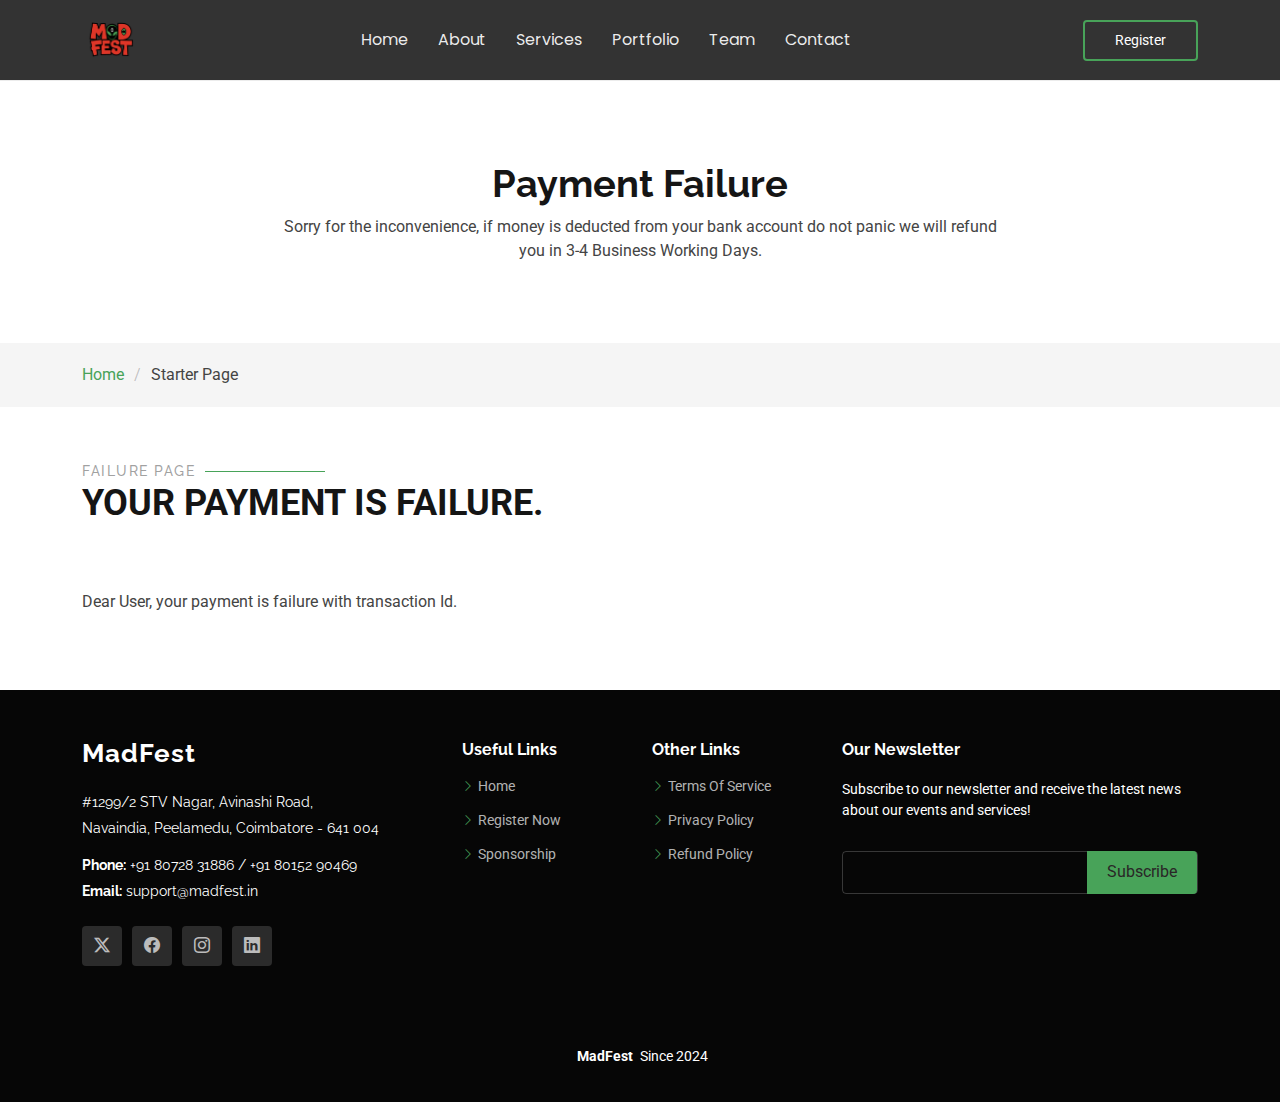
<file: payment-failure.html>
<!DOCTYPE html>
<html lang="en">

<head>
  <meta charset="utf-8">
  <meta content="width=device-width, initial-scale=1.0" name="viewport">
  <title>MadFest | Payment Failure</title>
  <meta name="description" content="">
  <meta name="keywords" content="">

  <!-- Favicons -->
  <link href="assets/img/favicon.png" rel="icon">
  <link href="assets/img/apple-touch-icon.png" rel="apple-touch-icon">

  <!-- Fonts -->
  <link href="https://fonts.googleapis.com" rel="preconnect">
  <link href="https://fonts.gstatic.com" rel="preconnect" crossorigin>
  <link href="https://fonts.googleapis.com/css2?family=Roboto:ital,wght@0,100;0,300;0,400;0,500;0,700;0,900;1,100;1,300;1,400;1,500;1,700;1,900&family=Poppins:ital,wght@0,100;0,200;0,300;0,400;0,500;0,600;0,700;0,800;0,900;1,100;1,200;1,300;1,400;1,500;1,600;1,700;1,800;1,900&family=Raleway:ital,wght@0,100;0,200;0,300;0,400;0,500;0,600;0,700;0,800;0,900;1,100;1,200;1,300;1,400;1,500;1,600;1,700;1,800;1,900&display=swap" rel="stylesheet">

  <!-- Vendor CSS Files -->
  <link href="assets/vendor/bootstrap/css/bootstrap.min.css" rel="stylesheet">
  <link href="assets/vendor/bootstrap-icons/bootstrap-icons.css" rel="stylesheet">
  <link href="assets/vendor/aos/aos.css" rel="stylesheet">
  <link href="assets/vendor/swiper/swiper-bundle.min.css" rel="stylesheet">
  <link href="assets/vendor/glightbox/css/glightbox.min.css" rel="stylesheet">

  <!-- Main CSS File -->
  <link href="assets/css/main.css" rel="stylesheet">

  <!-- =======================================================
  * Template Name: Gp
  * Template URL: https://bootstrapmade.com/gp-free-multipurpose-html-bootstrap-template/
  * Updated: Aug 15 2024 with Bootstrap v5.3.3
  * Author: BootstrapMade.com
  * License: https://bootstrapmade.com/license/
  ======================================================== -->
</head>

<body class="starter-page-page">

  <header id="header" class="header d-flex align-items-center position-relative">
    <div class="container-fluid container-xl position-relative d-flex align-items-center justify-content-between">

      <a href="index.html" class="logo d-flex align-items-center me-auto me-lg-0">
        <!-- Uncomment the line below if you also wish to use an image logo -->
        <img src="assets/img/logo.png" alt="">
      </a>

      <nav id="navmenu" class="navmenu">
        <ul>
          <li><a href="./index.html#hero">Home<br></a></li>
          <li><a href="#about">About</a></li>
          <li><a href="#services">Services</a></li>
          <li><a href="#portfolio">Portfolio</a></li>
          <li><a href="#team">Team</a></li>
          <li><a href="#contact">Contact</a></li>
        </ul>
        <i class="mobile-nav-toggle d-xl-none bi bi-list"></i>
      </nav>

      <a class="btn-getstarted" href="./register-artist.html">Register</a>

    </div>
  </header>

  <main class="main">

    <!-- Page Title -->
    <div class="page-title" data-aos="fade">
      <div class="heading">
        <div class="container">
          <div class="row d-flex justify-content-center text-center">
            <div class="col-lg-8">
              <h1>Payment Failure</h1>
              <p class="mb-0">
                Sorry for the inconvenience, if money is deducted from your bank account do not panic we will refund you in 3-4 Business Working Days.
              </p>
            </div>
          </div>
        </div>
      </div>
      <nav class="breadcrumbs">
        <div class="container">
          <ol>
            <li><a href="index.html">Home</a></li>
            <li class="current">Starter Page</li>
          </ol>
        </div>
      </nav>
    </div><!-- End Page Title -->

    <!-- Starter Section Section -->
    <section id="starter-section" class="starter-section section">

      <!-- Section Title -->
      <div class="container section-title" data-aos="fade-up">
        <h2>Failure Page</h2>
        <p>Your payment is Failure.<br></p>
      </div><!-- End Section Title -->

      <div class="container" data-aos="fade-up">
        <p>Dear User, your payment is failure with transaction Id.</p>
      </div>

    </section><!-- /Starter Section Section -->

  </main>

  <footer id="footer" class="footer dark-background">

    <div class="footer-top">
      <div class="container">
        <div class="row gy-4">
          <div class="col-lg-4 col-md-6 footer-about">
            <a href="index.html" class="logo d-flex align-items-center">
              <span class="sitename">MadFest</span>
            </a>
            <div class="footer-contact pt-3">
              <p>#1299/2 STV Nagar, Avinashi Road,</p>
              <p>Navaindia, Peelamedu, Coimbatore - 641 004</p>
              <p class="mt-3"><strong>Phone:</strong> <span>+91 80728 31886 / +91 80152 90469</span></p>
              <p><strong>Email:</strong> <span>support@madfest.in</span></p>
            </div>
            <div class="social-links d-flex mt-4">
              <a href=""><i class="bi bi-twitter-x"></i></a>
              <a href=""><i class="bi bi-facebook"></i></a>
              <a href=""><i class="bi bi-instagram"></i></a>
              <a href=""><i class="bi bi-linkedin"></i></a>
            </div>
          </div>

          <div class="col-lg-2 col-md-3 footer-links">
            <h4>Useful Links</h4>
            <ul>
              <li><i class="bi bi-chevron-right"></i> <a href="./index.html"> Home</a></li>
              <li><i class="bi bi-chevron-right"></i> <a href="./register-artist.html"> Register Now</a></li>
              <li><i class="bi bi-chevron-right"></i> <a href="./index.html#services"> Sponsorship</a></li>
            </ul>
          </div>

          <div class="col-lg-2 col-md-3 footer-links">
            <h4>Other Links</h4>
            <ul>
              <li><i class="bi bi-chevron-right"></i> <a href="./term-service.html"> Terms Of Service</a></li>
              <li><i class="bi bi-chevron-right"></i> <a href="./privacy-policy.html"> Privacy Policy</a></li>
              <li><i class="bi bi-chevron-right"></i> <a href="#"> Refund Policy</a></li>
            </ul>
          </div>

          <div class="col-lg-4 col-md-12 footer-newsletter">
            <h4>Our Newsletter</h4>
            <p>Subscribe to our newsletter and receive the latest news about our events and services!</p>
            <form action="forms/newsletter.php" method="post" class="php-email-form">
              <div class="newsletter-form"><input type="email" name="email"><input type="submit" value="Subscribe"></div>
              <div class="loading">Loading</div>
              <div class="error-message"></div>
              <div class="sent-message">Your subscription request has been sent. Thank you!</div>
            </form>
          </div>

        </div>
      </div>
    </div>

    <div class="copyright">
      <div class="container text-center">
        <p><strong class="px-1 sitename">MadFest</strong> <span>Since 2024</span></p>
        <div class="credits">
          <!-- All the links in the footer should remain intact. -->
          <!-- You can delete the links only if you've purchased the pro version. -->
          <!-- Licensing information: https://bootstrapmade.com/license/ -->
          <!-- Purchase the pro version with working PHP/AJAX contact form: [buy-url] -->
          <!-- Powered by <a href="https://bootstrapmade.com/">Draptor</a> -->
        </div>
      </div>
    </div>

  </footer>

  <!-- Scroll Top -->
  <a href="#" id="scroll-top" class="scroll-top d-flex align-items-center justify-content-center"><i class="bi bi-arrow-up-short"></i></a>

  <!-- Preloader -->
  <div id="preloader"></div>

  <!-- Vendor JS Files -->
  <script src="assets/vendor/bootstrap/js/bootstrap.bundle.min.js"></script>
  <script src="assets/vendor/aos/aos.js"></script>
  <script src="assets/vendor/swiper/swiper-bundle.min.js"></script>
  <script src="assets/vendor/glightbox/js/glightbox.min.js"></script>
  <script src="assets/vendor/imagesloaded/imagesloaded.pkgd.min.js"></script>
  <script src="assets/vendor/isotope-layout/isotope.pkgd.min.js"></script>
  <script src="assets/vendor/purecounter/purecounter_vanilla.js"></script>

  <!-- Main JS File -->
  <script src="assets/js/main.js"></script>
  <script src="assets/js/subscribe.js"></script>

</body>

</html>
</file>
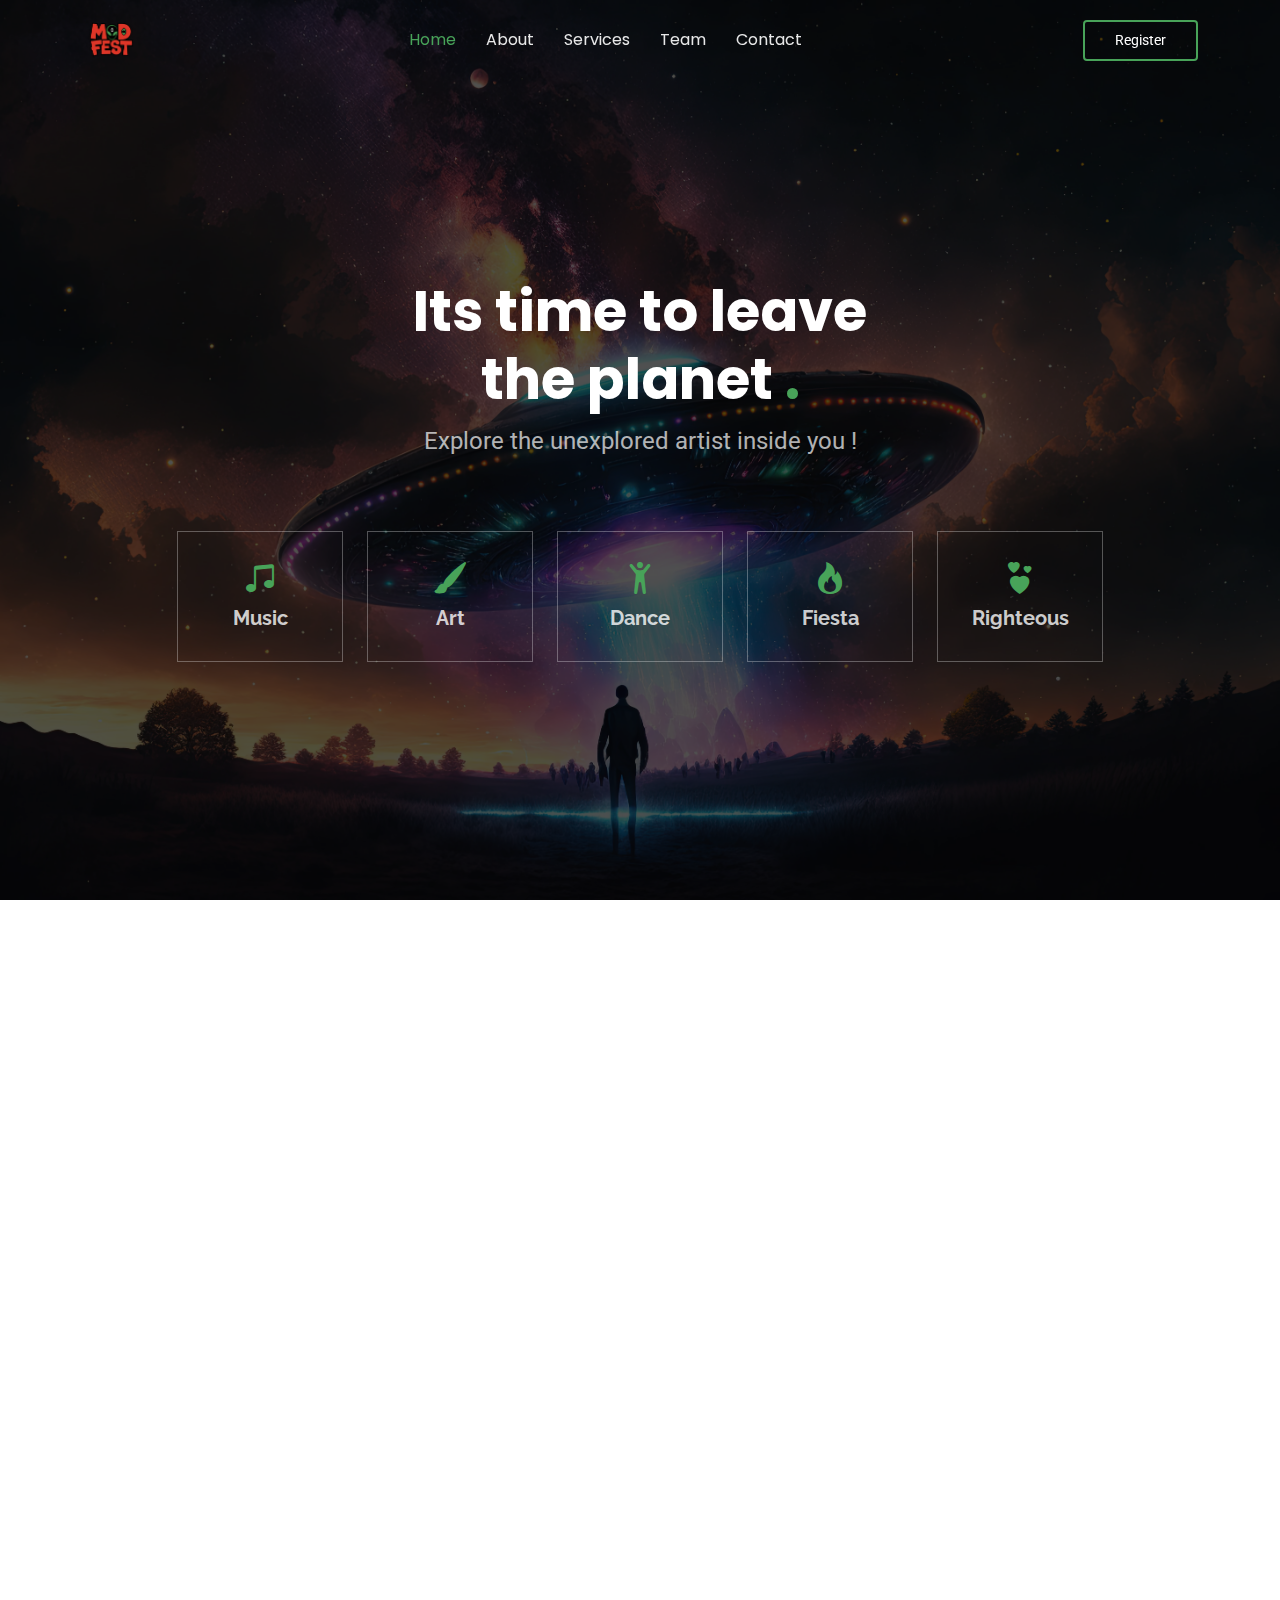
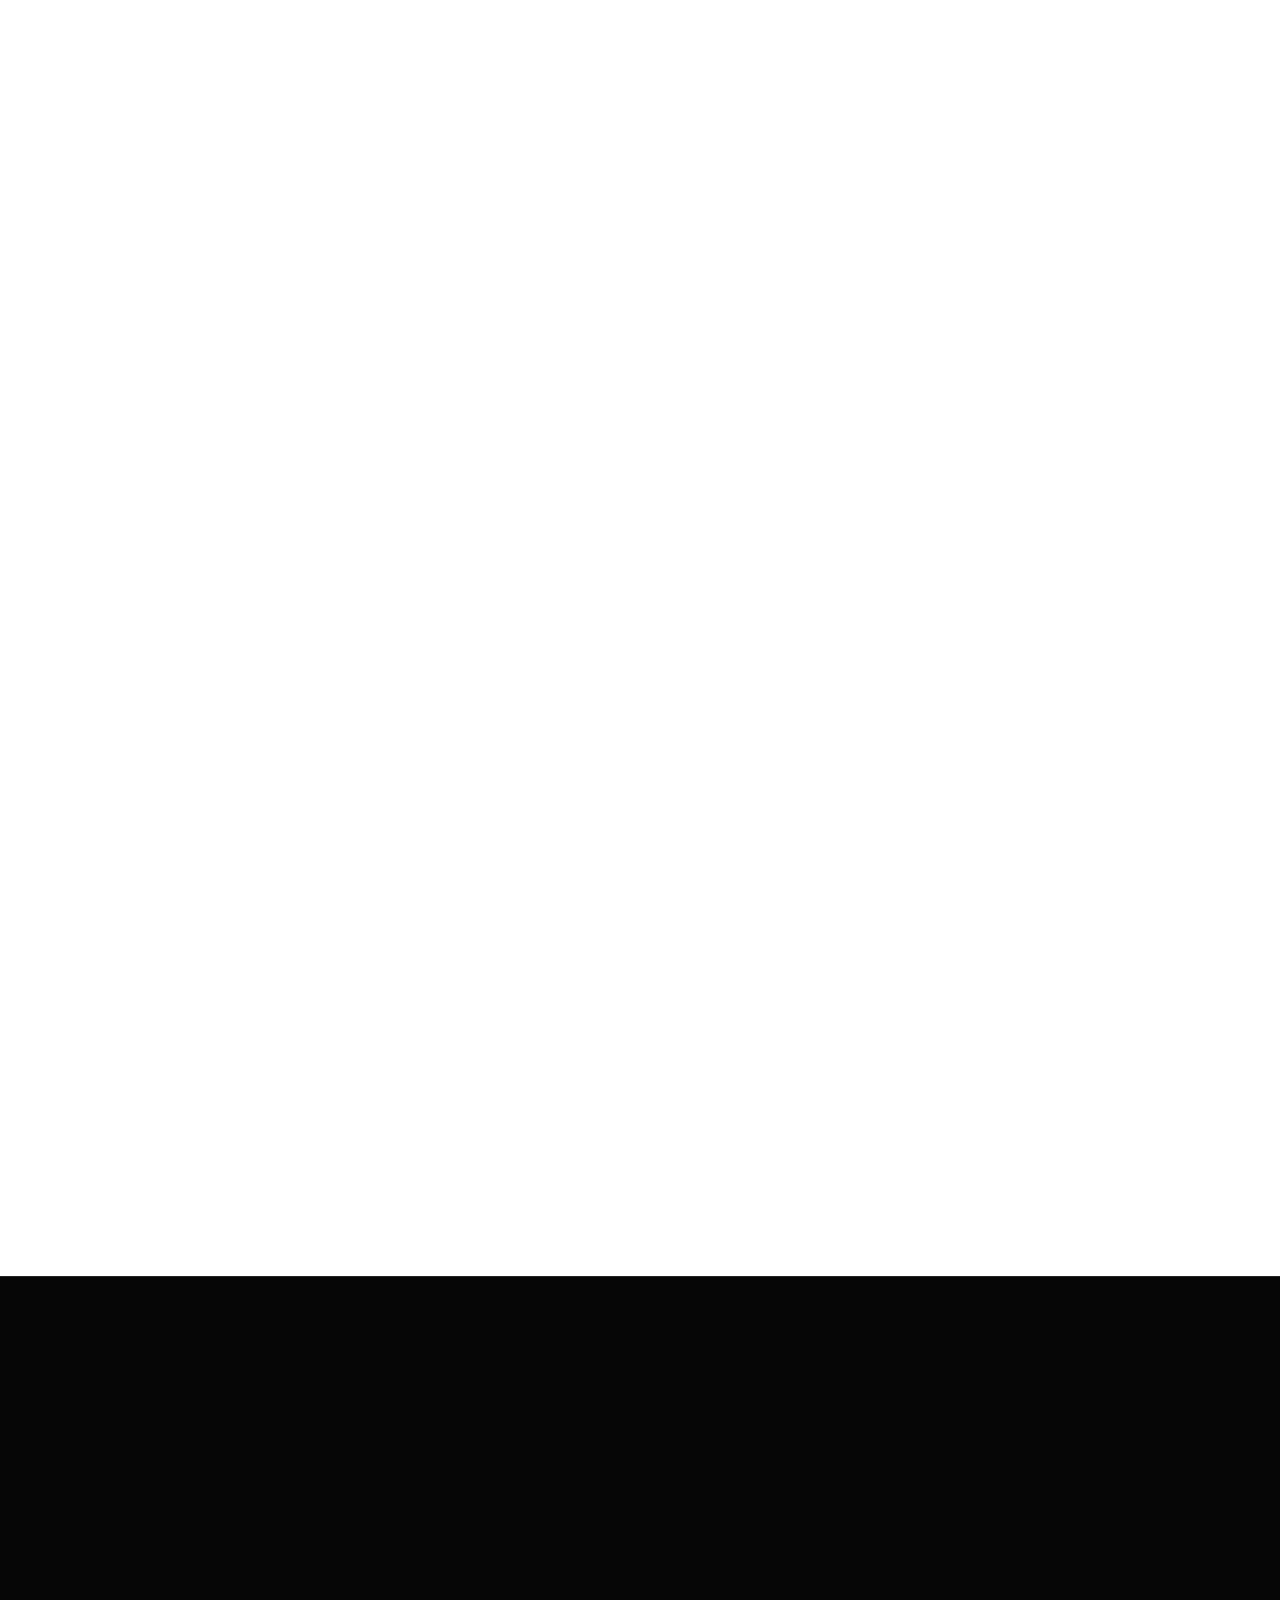
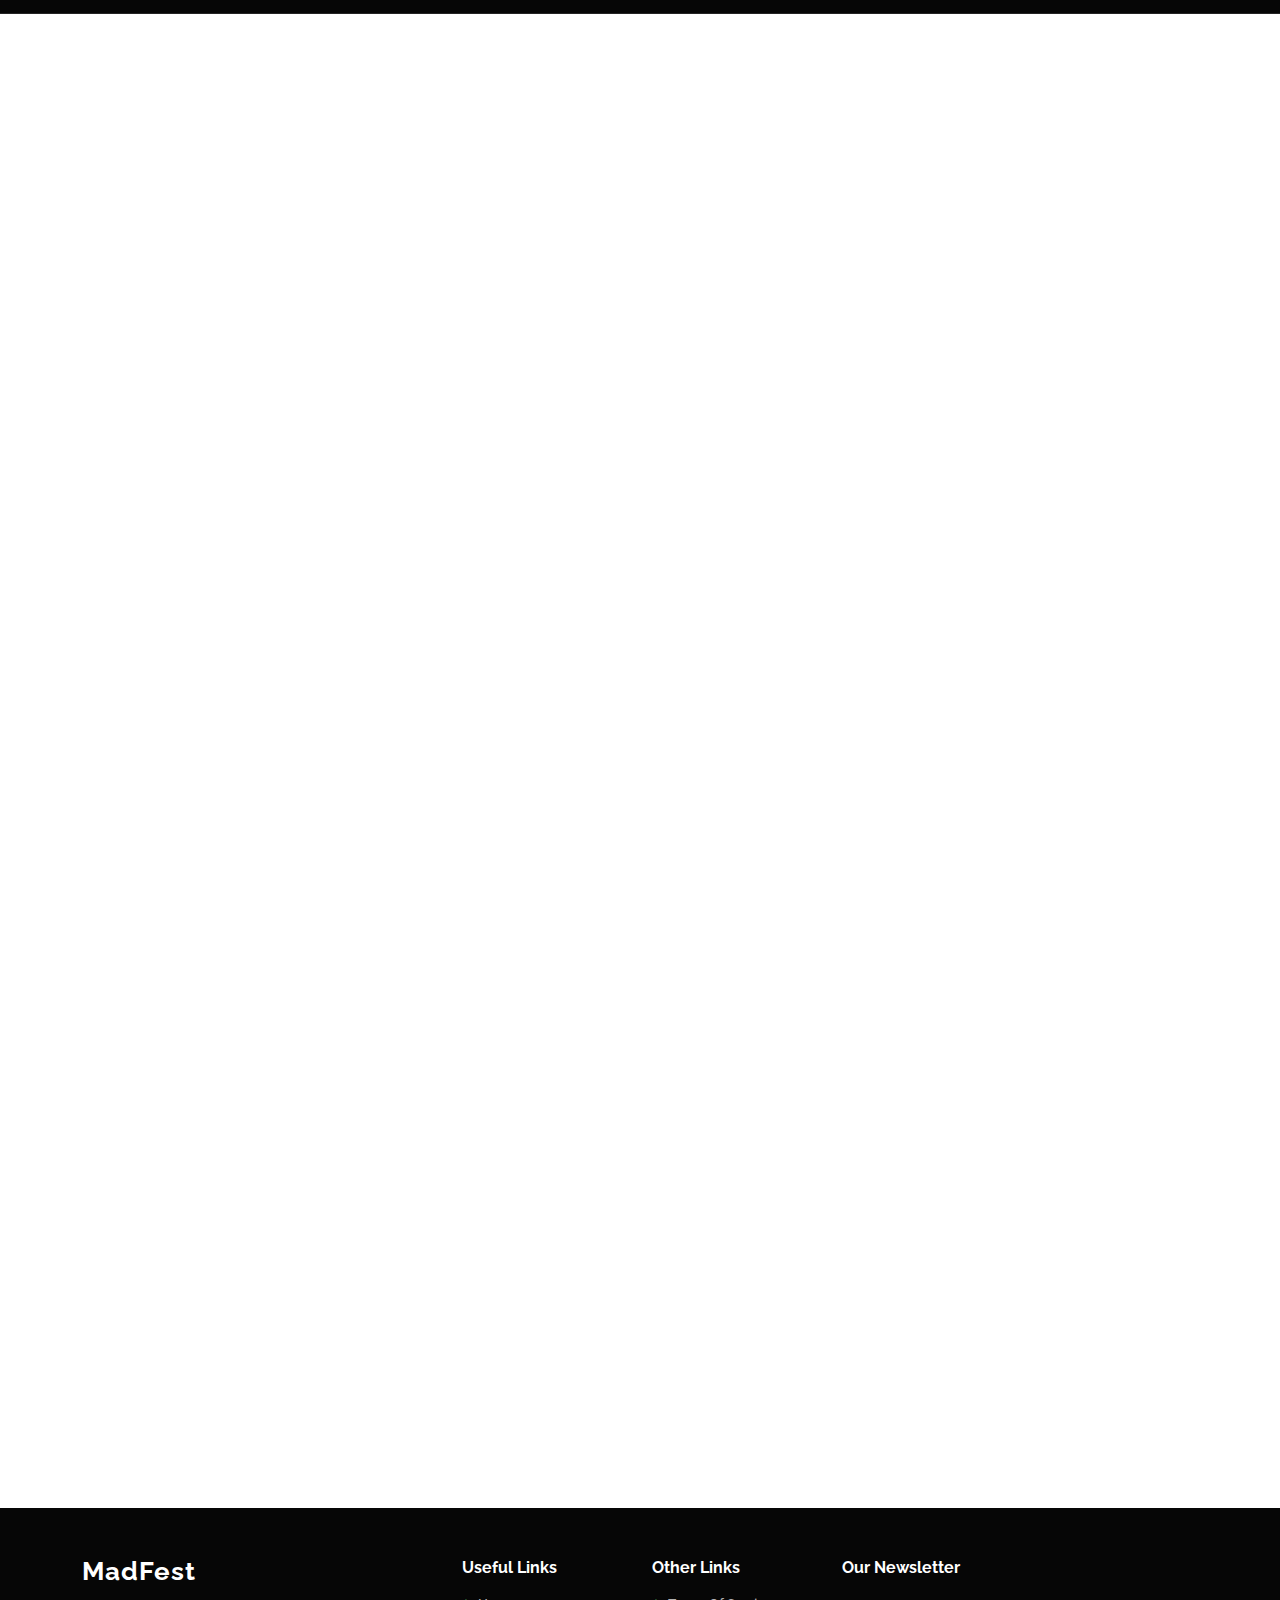
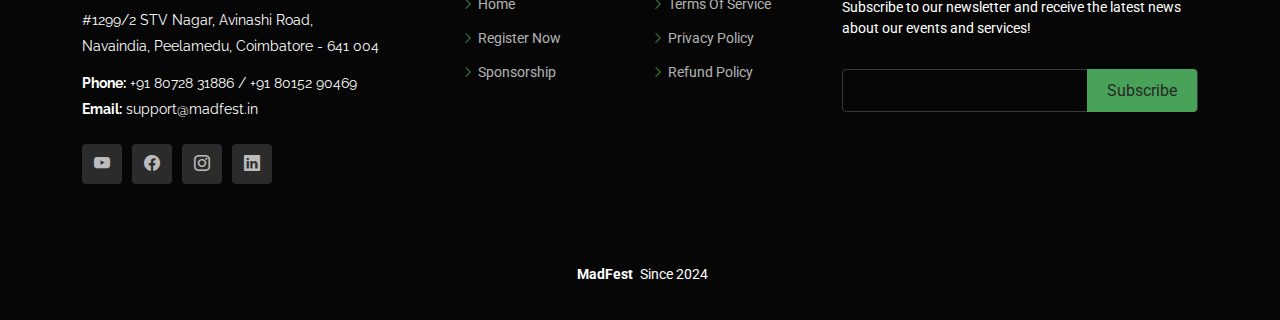
<file: payment-success.html>
<!DOCTYPE html>
<html lang="en">

<head>
  <meta charset="utf-8">
  <meta content="width=device-width, initial-scale=1.0" name="viewport">
  <title>MadFest | Payment Success</title>
  <meta name="description" content="">
  <meta name="keywords" content="">

  <!-- Favicons -->
  <link href="assets/img/favicon.png" rel="icon">
  <link href="assets/img/apple-touch-icon.png" rel="apple-touch-icon">

  <!-- Fonts -->
  <link href="https://fonts.googleapis.com" rel="preconnect">
  <link href="https://fonts.gstatic.com" rel="preconnect" crossorigin>
  <link href="https://fonts.googleapis.com/css2?family=Roboto:ital,wght@0,100;0,300;0,400;0,500;0,700;0,900;1,100;1,300;1,400;1,500;1,700;1,900&family=Poppins:ital,wght@0,100;0,200;0,300;0,400;0,500;0,600;0,700;0,800;0,900;1,100;1,200;1,300;1,400;1,500;1,600;1,700;1,800;1,900&family=Raleway:ital,wght@0,100;0,200;0,300;0,400;0,500;0,600;0,700;0,800;0,900;1,100;1,200;1,300;1,400;1,500;1,600;1,700;1,800;1,900&display=swap" rel="stylesheet">

  <!-- Vendor CSS Files -->
  <link href="assets/vendor/bootstrap/css/bootstrap.min.css" rel="stylesheet">
  <link href="assets/vendor/bootstrap-icons/bootstrap-icons.css" rel="stylesheet">
  <link href="assets/vendor/aos/aos.css" rel="stylesheet">
  <link href="assets/vendor/swiper/swiper-bundle.min.css" rel="stylesheet">
  <link href="assets/vendor/glightbox/css/glightbox.min.css" rel="stylesheet">

  <!-- Main CSS File -->
  <link href="assets/css/main.css" rel="stylesheet">

  <!-- =======================================================
  * Template Name: Gp
  * Template URL: https://bootstrapmade.com/gp-free-multipurpose-html-bootstrap-template/
  * Updated: Aug 15 2024 with Bootstrap v5.3.3
  * Author: BootstrapMade.com
  * License: https://bootstrapmade.com/license/
  ======================================================== -->
</head>

<body class="starter-page-page">

  <header id="header" class="header d-flex align-items-center position-relative">
    <div class="container-fluid container-xl position-relative d-flex align-items-center justify-content-between">

      <a href="index.html" class="logo d-flex align-items-center me-auto me-lg-0">
        <!-- Uncomment the line below if you also wish to use an image logo -->
        <img src="assets/img/logo.png" alt="">
      </a>

      <nav id="navmenu" class="navmenu">
        <ul>
          <li><a href="./index.html#hero">Home<br></a></li>
          <li><a href="#about">About</a></li>
          <li><a href="#services">Services</a></li>
          <li><a href="#portfolio">Portfolio</a></li>
          <li><a href="#team">Team</a></li>
          <li><a href="#contact">Contact</a></li>
        </ul>
        <i class="mobile-nav-toggle d-xl-none bi bi-list"></i>
      </nav>

      <a class="btn-getstarted" href="./register-artist.html">Register</a>

    </div>
  </header>

  <main class="main">

    <!-- Page Title -->
    <div class="page-title" data-aos="fade">
      <div class="heading">
        <div class="container">
          <div class="row d-flex justify-content-center text-center">
            <div class="col-lg-8">
              <h1>Registration Successful</h1>
              <p class="mb-0">
                Now sit back and relax—we’re about to set the stage on fire! If you encounter any issues or have further queries, please feel free to call us at <a href="tel:+919659090916">+91 96590 90916</a> or email us at <a href="mailto:support@madfest.in">support@madfest.in</a>.
              </p>
            </div>
          </div>
        </div>
      </div>
      <nav class="breadcrumbs">
        <div class="container">
          <ol>
            <li><a href="index.html">Home</a></li>
            <li class="current">Success Page</li>
          </ol>
        </div>
      </nav>
    </div><!-- End Page Title -->

    <!-- Starter Section Section -->
    <section id="starter-section" class="starter-section section">

      <!-- Section Title -->
      <div class="container section-title" data-aos="fade-up">
        <h2>Success Page</h2>
        <p>Your registration is successful.<br></p>
      </div><!-- End Section Title -->

      <div class="container" data-aos="fade-up">
        <p id="contentTag">Dear User, your registration is successful with transaction Id.</p>

        <p>
          We have sent you a confirmation email with a QR code. Please present it at the time of entry. Additionally, if you are a student or a minor, remember to carry your relevant ID card.
          <ul>
            <li><p><strong>Student:</strong> College ID Card compulsory.</p></li>
            <li><p><strong>Kids:</strong> School ID Card / Birth Certificate Soft Copy compulsory.</p></li>
          </ul>
        </p>
        <p>
          For those participating in the <strong>art</strong> category, please bring your own drawing instruments, as only charts will be provided. If needed, drawing supplies will be available for purchase at the venue.
        </p>
      </div>

    </section><!-- /Starter Section Section -->

  </main>

  <footer id="footer" class="footer dark-background">

    <div class="footer-top">
      <div class="container">
        <div class="row gy-4">
          <div class="col-lg-4 col-md-6 footer-about">
            <a href="index.html" class="logo d-flex align-items-center">
              <span class="sitename">MadFest</span>
            </a>
            <div class="footer-contact pt-3">
              <p>#1299/2 STV Nagar, Avinashi Road,</p>
              <p>Navaindia, Peelamedu, Coimbatore - 641 004</p>
              <p class="mt-3"><strong>Phone:</strong> <span>+91 80728 31886 / +91 80152 90469</span></p>
              <p><strong>Email:</strong> <span>support@madfest.in</span></p>
            </div>
            <div class="social-links d-flex mt-4">
              <a href=""><i class="bi bi-twitter-x"></i></a>
              <a href=""><i class="bi bi-facebook"></i></a>
              <a href=""><i class="bi bi-instagram"></i></a>
              <a href=""><i class="bi bi-linkedin"></i></a>
            </div>
          </div>

          <div class="col-lg-2 col-md-3 footer-links">
            <h4>Useful Links</h4>
            <ul>
              <li><i class="bi bi-chevron-right"></i> <a href="./index.html"> Home</a></li>
              <li><i class="bi bi-chevron-right"></i> <a href="./register-artist.html"> Register Now</a></li>
              <li><i class="bi bi-chevron-right"></i> <a href="./index.html#services"> Sponsorship</a></li>
            </ul>
          </div>

          <div class="col-lg-2 col-md-3 footer-links">
            <h4>Other Links</h4>
            <ul>
              <li><i class="bi bi-chevron-right"></i> <a href="./term-service.html"> Terms Of Service</a></li>
              <li><i class="bi bi-chevron-right"></i> <a href="./privacy-policy.html"> Privacy Policy</a></li>
              <li><i class="bi bi-chevron-right"></i> <a href="#"> Refund Policy</a></li>
            </ul>
          </div>

          <div class="col-lg-4 col-md-12 footer-newsletter">
            <h4>Our Newsletter</h4>
            <p>Subscribe to our newsletter and receive the latest news about our events and services!</p>
            <form action="forms/newsletter.php" method="post" class="php-email-form">
              <div class="newsletter-form"><input type="email" name="email"><input type="submit" value="Subscribe"></div>
              <div class="loading">Loading</div>
              <div class="error-message"></div>
              <div class="sent-message">Your subscription request has been sent. Thank you!</div>
            </form>
          </div>

        </div>
      </div>
    </div>

    <div class="copyright">
      <div class="container text-center">
        <p><strong class="px-1 sitename">MadFest</strong> <span>Since 2024</span></p>
        <div class="credits">
          <!-- All the links in the footer should remain intact. -->
          <!-- You can delete the links only if you've purchased the pro version. -->
          <!-- Licensing information: https://bootstrapmade.com/license/ -->
          <!-- Purchase the pro version with working PHP/AJAX contact form: [buy-url] -->
          <!-- Powered by <a href="https://bootstrapmade.com/">Draptor</a> -->
        </div>
      </div>
    </div>

  </footer>

  <!-- Scroll Top -->
  <a href="#" id="scroll-top" class="scroll-top d-flex align-items-center justify-content-center"><i class="bi bi-arrow-up-short"></i></a>

  <!-- Preloader -->
  <div id="preloader"></div>

  <!-- Vendor JS Files -->
  <script src="assets/vendor/bootstrap/js/bootstrap.bundle.min.js"></script>
  <script src="assets/vendor/php-email-form/validate.js"></script>
  <script src="assets/vendor/aos/aos.js"></script>
  <script src="assets/vendor/swiper/swiper-bundle.min.js"></script>
  <script src="assets/vendor/glightbox/js/glightbox.min.js"></script>
  <script src="assets/vendor/imagesloaded/imagesloaded.pkgd.min.js"></script>
  <script src="assets/vendor/isotope-layout/isotope.pkgd.min.js"></script>
  <script src="assets/vendor/purecounter/purecounter_vanilla.js"></script>

  <!-- Main JS File -->
  <script src="assets/js/main.js"></script>
  <script src="assets/js//pay_success.js"></script>

</body>

</html>
</file>
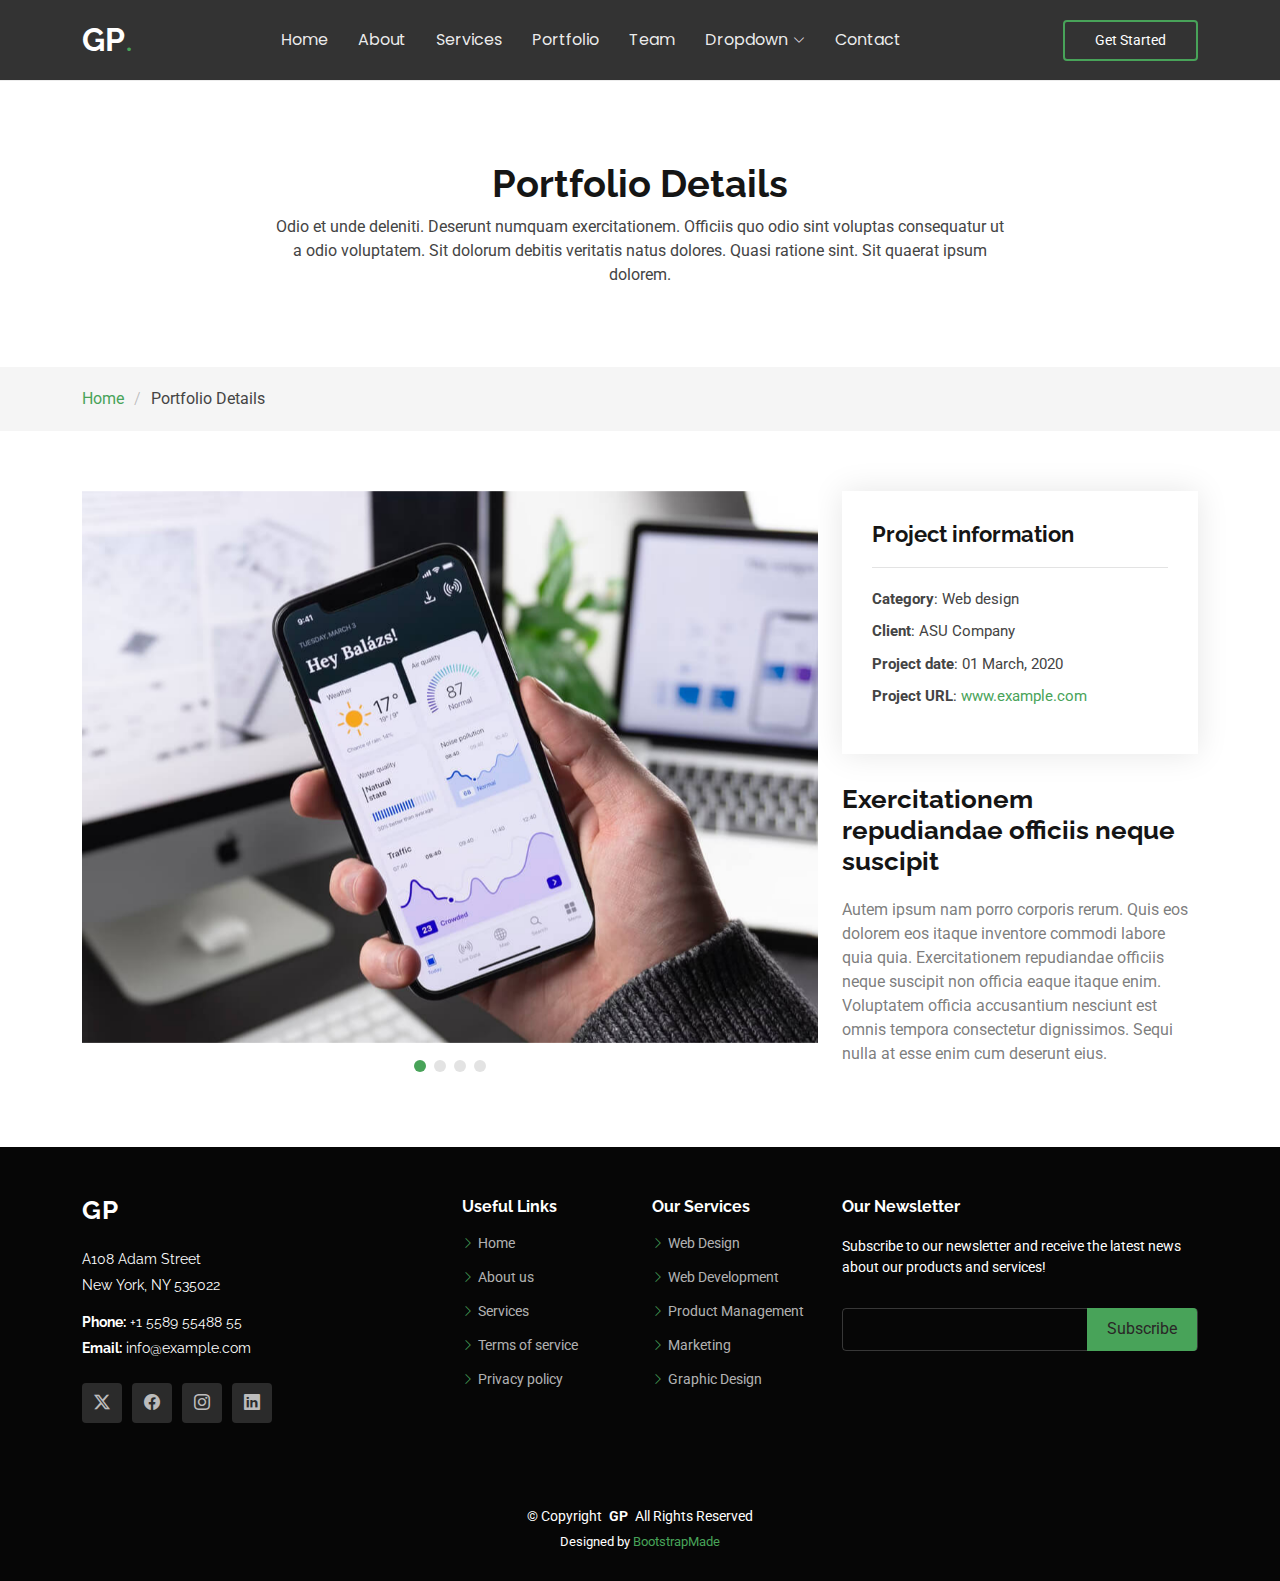
<file: portfolio-details.html>
<!DOCTYPE html>
<html lang="en">

<head>
  <meta charset="utf-8">
  <meta content="width=device-width, initial-scale=1.0" name="viewport">
  <title>Portfolio Details - Gp Bootstrap Template</title>
  <meta name="description" content="">
  <meta name="keywords" content="">

  <!-- Favicons -->
  <link href="assets/img/favicon.png" rel="icon">
  <link href="assets/img/apple-touch-icon.png" rel="apple-touch-icon">

  <!-- Fonts -->
  <link href="https://fonts.googleapis.com" rel="preconnect">
  <link href="https://fonts.gstatic.com" rel="preconnect" crossorigin>
  <link href="https://fonts.googleapis.com/css2?family=Roboto:ital,wght@0,100;0,300;0,400;0,500;0,700;0,900;1,100;1,300;1,400;1,500;1,700;1,900&family=Poppins:ital,wght@0,100;0,200;0,300;0,400;0,500;0,600;0,700;0,800;0,900;1,100;1,200;1,300;1,400;1,500;1,600;1,700;1,800;1,900&family=Raleway:ital,wght@0,100;0,200;0,300;0,400;0,500;0,600;0,700;0,800;0,900;1,100;1,200;1,300;1,400;1,500;1,600;1,700;1,800;1,900&display=swap" rel="stylesheet">

  <!-- Vendor CSS Files -->
  <link href="assets/vendor/bootstrap/css/bootstrap.min.css" rel="stylesheet">
  <link href="assets/vendor/bootstrap-icons/bootstrap-icons.css" rel="stylesheet">
  <link href="assets/vendor/aos/aos.css" rel="stylesheet">
  <link href="assets/vendor/swiper/swiper-bundle.min.css" rel="stylesheet">
  <link href="assets/vendor/glightbox/css/glightbox.min.css" rel="stylesheet">

  <!-- Main CSS File -->
  <link href="assets/css/main.css" rel="stylesheet">

  <!-- =======================================================
  * Template Name: Gp
  * Template URL: https://bootstrapmade.com/gp-free-multipurpose-html-bootstrap-template/
  * Updated: Aug 15 2024 with Bootstrap v5.3.3
  * Author: BootstrapMade.com
  * License: https://bootstrapmade.com/license/
  ======================================================== -->
</head>

<body class="portfolio-details-page">

  <header id="header" class="header d-flex align-items-center position-relative">
    <div class="container-fluid container-xl position-relative d-flex align-items-center justify-content-between">

      <a href="index.html" class="logo d-flex align-items-center me-auto me-lg-0">
        <!-- Uncomment the line below if you also wish to use an image logo -->
        <!-- <img src="assets/img/logo.png" alt=""> -->
        <h1 class="sitename">GP</h1>
        <span>.</span>
      </a>

      <nav id="navmenu" class="navmenu">
        <ul>
          <li><a href="#hero">Home<br></a></li>
          <li><a href="#about">About</a></li>
          <li><a href="#services">Services</a></li>
          <li><a href="#portfolio">Portfolio</a></li>
          <li><a href="#team">Team</a></li>
          <li class="dropdown"><a href="#"><span>Dropdown</span> <i class="bi bi-chevron-down toggle-dropdown"></i></a>
            <ul>
              <li><a href="#">Dropdown 1</a></li>
              <li class="dropdown"><a href="#"><span>Deep Dropdown</span> <i class="bi bi-chevron-down toggle-dropdown"></i></a>
                <ul>
                  <li><a href="#">Deep Dropdown 1</a></li>
                  <li><a href="#">Deep Dropdown 2</a></li>
                  <li><a href="#">Deep Dropdown 3</a></li>
                  <li><a href="#">Deep Dropdown 4</a></li>
                  <li><a href="#">Deep Dropdown 5</a></li>
                </ul>
              </li>
              <li><a href="#">Dropdown 2</a></li>
              <li><a href="#">Dropdown 3</a></li>
              <li><a href="#">Dropdown 4</a></li>
            </ul>
          </li>
          <li><a href="#contact">Contact</a></li>
        </ul>
        <i class="mobile-nav-toggle d-xl-none bi bi-list"></i>
      </nav>

      <a class="btn-getstarted" href="index.html#about">Get Started</a>

    </div>
  </header>

  <main class="main">

    <!-- Page Title -->
    <div class="page-title" data-aos="fade">
      <div class="heading">
        <div class="container">
          <div class="row d-flex justify-content-center text-center">
            <div class="col-lg-8">
              <h1>Portfolio Details</h1>
              <p class="mb-0">Odio et unde deleniti. Deserunt numquam exercitationem. Officiis quo odio sint voluptas consequatur ut a odio voluptatem. Sit dolorum debitis veritatis natus dolores. Quasi ratione sint. Sit quaerat ipsum dolorem.</p>
            </div>
          </div>
        </div>
      </div>
      <nav class="breadcrumbs">
        <div class="container">
          <ol>
            <li><a href="index.html">Home</a></li>
            <li class="current">Portfolio Details</li>
          </ol>
        </div>
      </nav>
    </div><!-- End Page Title -->

    <!-- Portfolio Details Section -->
    <section id="portfolio-details" class="portfolio-details section">

      <div class="container" data-aos="fade-up" data-aos-delay="100">

        <div class="row gy-4">

          <div class="col-lg-8">
            <div class="portfolio-details-slider swiper init-swiper">

              <script type="application/json" class="swiper-config">
                {
                  "loop": true,
                  "speed": 600,
                  "autoplay": {
                    "delay": 5000
                  },
                  "slidesPerView": "auto",
                  "pagination": {
                    "el": ".swiper-pagination",
                    "type": "bullets",
                    "clickable": true
                  }
                }
              </script>

              <div class="swiper-wrapper align-items-center">

                <div class="swiper-slide">
                  <img src="assets/img/portfolio/app-1.jpg" alt="">
                </div>

                <div class="swiper-slide">
                  <img src="assets/img/portfolio/product-1.jpg" alt="">
                </div>

                <div class="swiper-slide">
                  <img src="assets/img/portfolio/branding-1.jpg" alt="">
                </div>

                <div class="swiper-slide">
                  <img src="assets/img/portfolio/books-1.jpg" alt="">
                </div>

              </div>
              <div class="swiper-pagination"></div>
            </div>
          </div>

          <div class="col-lg-4">
            <div class="portfolio-info" data-aos="fade-up" data-aos-delay="200">
              <h3>Project information</h3>
              <ul>
                <li><strong>Category</strong>: Web design</li>
                <li><strong>Client</strong>: ASU Company</li>
                <li><strong>Project date</strong>: 01 March, 2020</li>
                <li><strong>Project URL</strong>: <a href="#">www.example.com</a></li>
              </ul>
            </div>
            <div class="portfolio-description" data-aos="fade-up" data-aos-delay="300">
              <h2>Exercitationem repudiandae officiis neque suscipit</h2>
              <p>
                Autem ipsum nam porro corporis rerum. Quis eos dolorem eos itaque inventore commodi labore quia quia. Exercitationem repudiandae officiis neque suscipit non officia eaque itaque enim. Voluptatem officia accusantium nesciunt est omnis tempora consectetur dignissimos. Sequi nulla at esse enim cum deserunt eius.
              </p>
            </div>
          </div>

        </div>

      </div>

    </section><!-- /Portfolio Details Section -->

  </main>

  <footer id="footer" class="footer dark-background">

    <div class="footer-top">
      <div class="container">
        <div class="row gy-4">
          <div class="col-lg-4 col-md-6 footer-about">
            <a href="index.html" class="logo d-flex align-items-center">
              <span class="sitename">GP</span>
            </a>
            <div class="footer-contact pt-3">
              <p>A108 Adam Street</p>
              <p>New York, NY 535022</p>
              <p class="mt-3"><strong>Phone:</strong> <span>+1 5589 55488 55</span></p>
              <p><strong>Email:</strong> <span>info@example.com</span></p>
            </div>
            <div class="social-links d-flex mt-4">
              <a href=""><i class="bi bi-twitter-x"></i></a>
              <a href=""><i class="bi bi-facebook"></i></a>
              <a href=""><i class="bi bi-instagram"></i></a>
              <a href=""><i class="bi bi-linkedin"></i></a>
            </div>
          </div>

          <div class="col-lg-2 col-md-3 footer-links">
            <h4>Useful Links</h4>
            <ul>
              <li><i class="bi bi-chevron-right"></i> <a href="#"> Home</a></li>
              <li><i class="bi bi-chevron-right"></i> <a href="#"> About us</a></li>
              <li><i class="bi bi-chevron-right"></i> <a href="#"> Services</a></li>
              <li><i class="bi bi-chevron-right"></i> <a href="#"> Terms of service</a></li>
              <li><i class="bi bi-chevron-right"></i> <a href="#"> Privacy policy</a></li>
            </ul>
          </div>

          <div class="col-lg-2 col-md-3 footer-links">
            <h4>Our Services</h4>
            <ul>
              <li><i class="bi bi-chevron-right"></i> <a href="#"> Web Design</a></li>
              <li><i class="bi bi-chevron-right"></i> <a href="#"> Web Development</a></li>
              <li><i class="bi bi-chevron-right"></i> <a href="#"> Product Management</a></li>
              <li><i class="bi bi-chevron-right"></i> <a href="#"> Marketing</a></li>
              <li><i class="bi bi-chevron-right"></i> <a href="#"> Graphic Design</a></li>
            </ul>
          </div>

          <div class="col-lg-4 col-md-12 footer-newsletter">
            <h4>Our Newsletter</h4>
            <p>Subscribe to our newsletter and receive the latest news about our products and services!</p>
            <form action="forms/newsletter.php" method="post" class="php-email-form">
              <div class="newsletter-form"><input type="email" name="email"><input type="submit" value="Subscribe"></div>
              <div class="loading">Loading</div>
              <div class="error-message"></div>
              <div class="sent-message">Your subscription request has been sent. Thank you!</div>
            </form>
          </div>

        </div>
      </div>
    </div>

    <div class="copyright">
      <div class="container text-center">
        <p>© <span>Copyright</span> <strong class="px-1 sitename">GP</strong> <span>All Rights Reserved</span></p>
        <div class="credits">
          <!-- All the links in the footer should remain intact. -->
          <!-- You can delete the links only if you've purchased the pro version. -->
          <!-- Licensing information: https://bootstrapmade.com/license/ -->
          <!-- Purchase the pro version with working PHP/AJAX contact form: [buy-url] -->
          Designed by <a href="https://bootstrapmade.com/">BootstrapMade</a>
        </div>
      </div>
    </div>

  </footer>

  <!-- Scroll Top -->
  <a href="#" id="scroll-top" class="scroll-top d-flex align-items-center justify-content-center"><i class="bi bi-arrow-up-short"></i></a>

  <!-- Preloader -->
  <div id="preloader"></div>

  <!-- Vendor JS Files -->
  <script src="assets/vendor/bootstrap/js/bootstrap.bundle.min.js"></script>
  <script src="assets/vendor/php-email-form/validate.js"></script>
  <script src="assets/vendor/aos/aos.js"></script>
  <script src="assets/vendor/swiper/swiper-bundle.min.js"></script>
  <script src="assets/vendor/glightbox/js/glightbox.min.js"></script>
  <script src="assets/vendor/imagesloaded/imagesloaded.pkgd.min.js"></script>
  <script src="assets/vendor/isotope-layout/isotope.pkgd.min.js"></script>
  <script src="assets/vendor/purecounter/purecounter_vanilla.js"></script>

  <!-- Main JS File -->
  <script src="assets/js/main.js"></script>

</body>

</html>
</file>
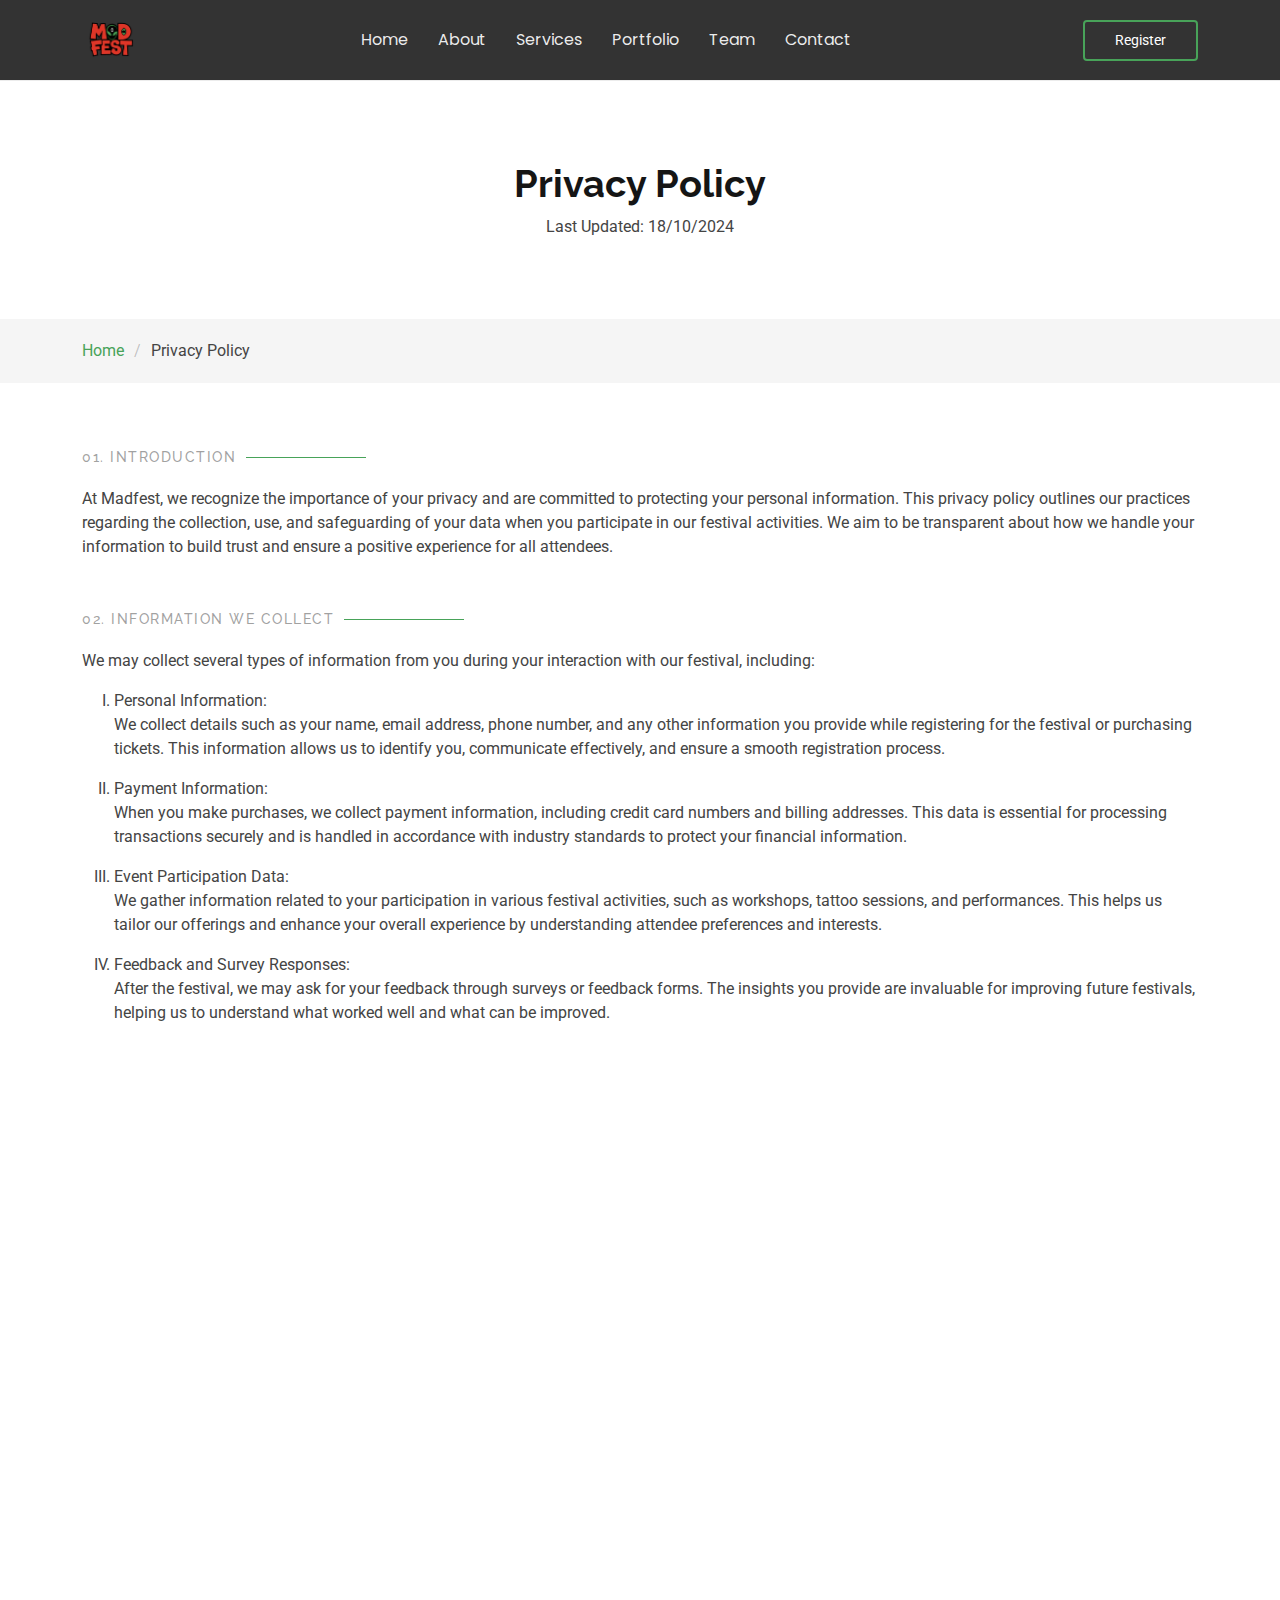
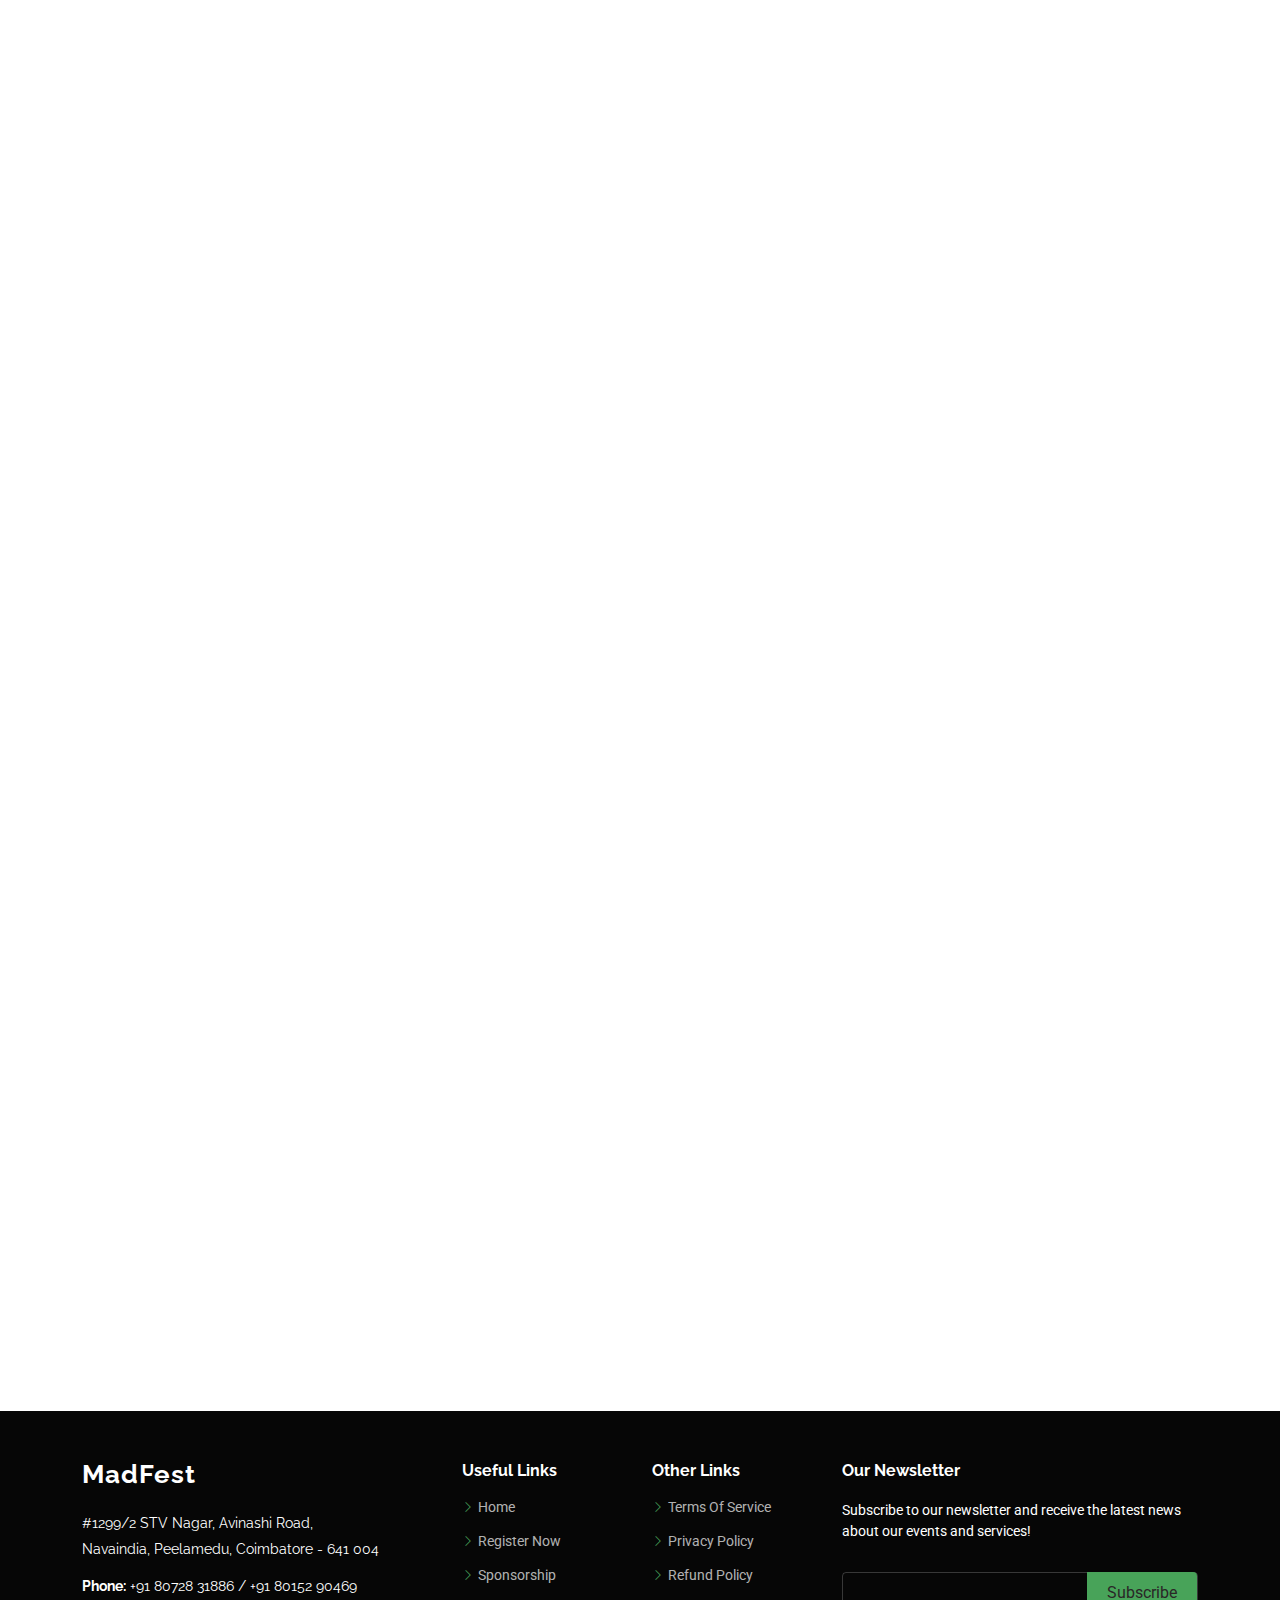
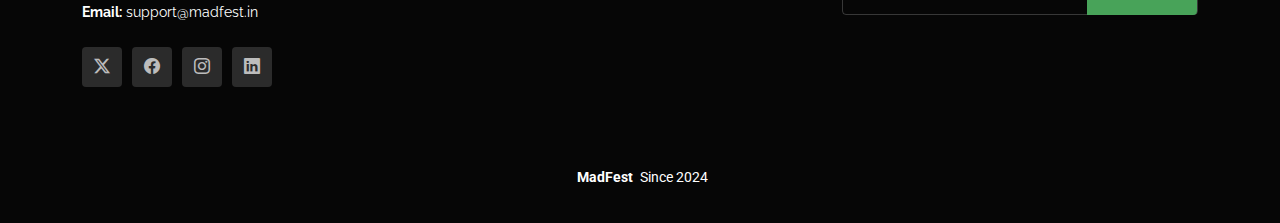
<file: privacy-policy.html>
<!DOCTYPE html>
<html lang="en">

<head>
  <meta charset="utf-8">
  <meta content="width=device-width, initial-scale=1.0" name="viewport">
  <title>MadFest | Privacy Policy</title>
  <meta name="description" content="">
  <meta name="keywords" content="">

  <!-- Favicons -->
  <link href="assets/img/favicon.png" rel="icon">
  <link href="assets/img/apple-touch-icon.png" rel="apple-touch-icon">

  <!-- Fonts -->
  <link href="https://fonts.googleapis.com" rel="preconnect">
  <link href="https://fonts.gstatic.com" rel="preconnect" crossorigin>
  <link href="https://fonts.googleapis.com/css2?family=Roboto:ital,wght@0,100;0,300;0,400;0,500;0,700;0,900;1,100;1,300;1,400;1,500;1,700;1,900&family=Poppins:ital,wght@0,100;0,200;0,300;0,400;0,500;0,600;0,700;0,800;0,900;1,100;1,200;1,300;1,400;1,500;1,600;1,700;1,800;1,900&family=Raleway:ital,wght@0,100;0,200;0,300;0,400;0,500;0,600;0,700;0,800;0,900;1,100;1,200;1,300;1,400;1,500;1,600;1,700;1,800;1,900&display=swap" rel="stylesheet">

  <!-- Vendor CSS Files -->
  <link href="assets/vendor/bootstrap/css/bootstrap.min.css" rel="stylesheet">
  <link href="assets/vendor/bootstrap-icons/bootstrap-icons.css" rel="stylesheet">
  <link href="assets/vendor/aos/aos.css" rel="stylesheet">
  <link href="assets/vendor/swiper/swiper-bundle.min.css" rel="stylesheet">
  <link href="assets/vendor/glightbox/css/glightbox.min.css" rel="stylesheet">

  <!-- Main CSS File -->
  <link href="assets/css/main.css" rel="stylesheet">

  <!-- =======================================================
  * Template Name: Gp
  * Template URL: https://bootstrapmade.com/gp-free-multipurpose-html-bootstrap-template/
  * Updated: Aug 15 2024 with Bootstrap v5.3.3
  * Author: BootstrapMade.com
  * License: https://bootstrapmade.com/license/
  ======================================================== -->
</head>

<body class="starter-page-page">

  <header id="header" class="header d-flex align-items-center position-relative">
    <div class="container-fluid container-xl position-relative d-flex align-items-center justify-content-between">

      <a href="index.html" class="logo d-flex align-items-center me-auto me-lg-0">
        <!-- Uncomment the line below if you also wish to use an image logo -->
        <img src="assets/img/logo.png" alt="">
      </a>

      <nav id="navmenu" class="navmenu">
        <ul>
          <li><a href="#hero">Home<br></a></li>
          <li><a href="#about">About</a></li>
          <li><a href="#services">Services</a></li>
          <li><a href="#portfolio">Portfolio</a></li>
          <li><a href="#team">Team</a></li>
          <li><a href="#contact">Contact</a></li>
        </ul>
        <i class="mobile-nav-toggle d-xl-none bi bi-list"></i>
      </nav>

      <a class="btn-getstarted" href="./register-artist.html">Register</a>

    </div>
  </header>

  <main class="main">

    <!-- Page Title -->
    <div class="page-title" data-aos="fade">
      <div class="heading">
        <div class="container">
          <div class="row d-flex justify-content-center text-center">
            <div class="col-lg-8">
              <h1>Privacy Policy</h1>
              <p class="mb-0">
                Last Updated: 18/10/2024
              </p>
            </div>
          </div>
        </div>
      </div>
      <nav class="breadcrumbs">
        <div class="container">
          <ol>
            <li><a href="index.html">Home</a></li>
            <li class="current">Privacy Policy</li>
          </ol>
        </div>
      </nav>
    </div><!-- End Page Title -->

    <!-- Starter Section Section -->
    <section id="terms-section" class="terms-section section">

      <!-- Section Title -->
      <div style="margin-top: 50px;" class="container section-title" data-aos="fade-up">
        <h2>01. Introduction</h2>
      </div><!-- End Section Title -->

      <div class="container" data-aos="fade-up">
        <p>
          At Madfest, we recognize the importance of your privacy and are committed to protecting your 
          personal information. This privacy policy outlines our practices regarding the collection, use, and 
          safeguarding of your data when you participate in our festival activities. We aim to be transparent 
          about how we handle your information to build trust and ensure a positive experience for all 
          attendees.
        </p>
      </div>

    </section><!-- /Starter Section Section -->

        <!-- Starter Section Section -->
        <section id="terms-section" class="terms-section section">

          <!-- Section Title -->
          <div class="container section-title" data-aos="fade-up">
            <h2>02. Information We Collect</h2>
          </div><!-- End Section Title -->
    
          <div class="container" data-aos="fade-up">
            <p>
              We may collect several types of information from you during your interaction with our festival, including:

              <ol type="I">
                <li>
                  Personal Information:
                  <p>We collect details such as your name, email address, phone number, and any other information you 
                    provide while registering for the festival or purchasing tickets. This information allows us to 
                    identify you, communicate effectively, and ensure a smooth registration process.</p>
                </li>
                <li>
                  Payment Information:
                  <p>When you make purchases, we collect payment information, including credit card numbers and 
                    billing addresses. This data is essential for processing transactions securely and is handled 
                    in accordance with industry standards to protect your financial information.</p>
                </li>
                <li>
                  Event Participation Data:
                  <p>
                    We gather information related to your participation in various festival activities, 
                    such as workshops, tattoo sessions, and performances. This helps us tailor our offerings 
                    and enhance your overall experience by understanding attendee preferences and interests.
                  </p>
                </li>
                <li>
                  Feedback and Survey Responses:
                  <p>
                    After the festival, we may ask for your feedback through surveys or feedback forms. 
                    The insights you provide are invaluable for improving future festivals, helping us to 
                    understand what worked well and what can be improved.
                  </p>
                </li>
              </ol>

            </p>
          </div>
    
        </section><!-- /Starter Section Section -->

        <!-- Starter Section Section -->
        <section id="terms-section" class="terms-section section">

          <!-- Section Title -->
          <div class="container section-title" data-aos="fade-up">
            <h2>03. How We Use Your Information</h2>
          </div><!-- End Section Title -->
    
          <div class="container" data-aos="fade-up">
            <p>
              Your information serves several critical purposes, including:

              <ol type="I">
                <li>
                  Ticket Processing:
                  <p>We utilize your personal information to facilitate ticket purchases and manage your 
                    registration efficiently. This ensures that you receive your tickets promptly and 
                    can access the festival without any issues.</p>
                </li>
                <li>
                  Communication:
                  <p>
                    We may use your email and phone number to send important updates regarding the festival, 
                    such as schedule changes, artist announcements, or safety information. This communication 
                    is vital for keeping you informed and enhancing your experience.
                  </p>
                </li>
                <li>
                  Service Improvement:
                  <p>
                    By analyzing the information collected, we strive to continuously improve our services.
                     Your feedback helps us make data-driven decisions about festival programming, layout,
                      and logistics.
                    </p>
                </li>
                <li>
                  Surveys and Feedback:
                  <p>
                    Conducting surveys allows us to gather your opinions on various aspects of the festival.
                     Your input is crucial in shaping future events to better meet the needs and desires of 
                     our attendees.
                  </p>
                </li>
                <li>
                  Legal Compliance:
                  <p>
                    We may need to use your information to comply with legal obligations, such as 
                    responding to lawful requests or protecting our rights and the rights of others. 
                    This ensures that we operate within the framework of applicable laws.
                  </p>
                </li>
              </ol>

            </p>
          </div>
    
        </section><!-- /Starter Section Section -->

        <!-- Starter Section Section -->
        <section id="terms-section" class="terms-section section">

          <!-- Section Title -->
          <div class="container section-title" data-aos="fade-up">
            <h2>04. Information Sharing</h2>
          </div><!-- End Section Title -->
    
          <div class="container" data-aos="fade-up">
            <p>
              We take your privacy seriously and do not sell or rent your personal information. However, 
              there are specific circumstances under which we may share your data:

              <ol type="I">
                <li>
                  Service Providers:
                  <p>
                    We may share your information with trusted third-party service providers who assist us in organizing 
                    and running the festival. These include payment processors, marketing agencies, and event management 
                    firms. These service providers are contractually obligated to protect your information and use it 
                    solely for the purposes for which it was shared.
                  </p>
                </li>
                <li>
                  Legal Compliance:
                  <p>
                    In certain situations, we may be required to disclose your information to comply with 
                    applicable laws, regulations, or legal processes. This includes responding to valid requests 
                    from law enforcement or other governmental entities.
                  </p>
                </li>

              </ol>

            </p>
          </div>
    
        </section><!-- /Starter Section Section -->

        <!-- Starter Section Section -->
        <section id="terms-section" class="terms-section section">

          <!-- Section Title -->
          <div class="container section-title" data-aos="fade-up">
            <h2>05. Data Security</h2>
          </div><!-- End Section Title -->
    
          <div class="container" data-aos="fade-up">
            <p>
              We implement reasonable technical and organizational measures to safeguard your personal 
              information from unauthorized access, theft, or misuse. These measures include encryption, 
              secure servers, and regular security assessments. While we strive to protect your data, 
              please understand that no method of transmission over the internet is completely secure, 
              and we cannot guarantee absolute security.
            </p>
          </div>
    
        </section><!-- /Starter Section Section -->

        <!-- Starter Section Section -->
        <section id="terms-section" class="terms-section section">

          <!-- Section Title -->
          <div class="container section-title" data-aos="fade-up">
            <h2>06. Your Rights</h2>
          </div><!-- End Section Title -->
    
          <div class="container" data-aos="fade-up">
            <p>
              As a data subject, you have several rights concerning your personal information, including:
            </p>
            <ol type="I">
              <li>
                Access:
                <p>
                  You have the right to request access to the personal information we hold about you. 
                  This allows you to understand what data we have and how it is being used.
                </p>
              </li>
              <li>
                Correction:
                <p>
                  If you believe that any information we hold about you is inaccurate or incomplete, 
                  you have the right to request corrections. We will take reasonable steps to ensure 
                  that your data is updated as needed.
                </p>
              </li>
              <li>
                Withdrawal of Consent:
                <p>
                  If we process your personal information based on your consent, you have the right to 
                  withdraw that consent at any time. This means you can opt out of certain communications 
                  or uses of your data.
                </p>
              </li>
              <li>
                Deletion:
                <p>
                  In certain circumstances, you may request the deletion of your personal information. 
                  We will assess your request in accordance with applicable laws and our retention policies.
                </p>
              </li>
            </ol>
          </div>
    
        </section><!-- /Starter Section Section -->

        <!-- Starter Section Section -->
        <section id="terms-section" class="terms-section section">

          <!-- Section Title -->
          <div class="container section-title" data-aos="fade-up">
            <h2>07. Changes to This Privacy Policy</h2>
          </div><!-- End Section Title -->
    
          <div class="container" data-aos="fade-up">
            <p>
              We may update this privacy policy from time to time to reflect changes in our 
              practices or in response to legal requirements. When significant changes are made, 
              we will notify you through appropriate channels, such as posting a notice on our website 
              or sending you an email. We encourage you to review this policy periodically to stay 
              informed about how we protect your information.
            </p>
          </div>
    
        </section><!-- /Starter Section Section -->

        <!-- Starter Section Section -->
        <section style="margin-bottom: 50px;" id="terms-section" class="terms-section section">

          <!-- Section Title -->
          <div class="container section-title" data-aos="fade-up">
            <h2>08. Contact Us</h2>
          </div><!-- End Section Title -->
    
          <div class="container" data-aos="fade-up">
            <p>
              If you have any questions, concerns, or requests regarding this privacy policy or 
              our data practices, please do not hesitate to contact us. You can reach us at:
              
              <ul>
                <li>Phone: +91 80152 90469</li>
                <li>Email: support@madfest.in</li>
              </ul>

              We value your feedback and are committed to addressing any inquiries you may have about your privacy.
            </p>
          </div>
    
        </section><!-- /Starter Section Section -->

  </main>

  <footer id="footer" class="footer dark-background">

    <div class="footer-top">
      <div class="container">
        <div class="row gy-4">
          <div class="col-lg-4 col-md-6 footer-about">
            <a href="index.html" class="logo d-flex align-items-center">
              <span class="sitename">MadFest</span>
            </a>
            <div class="footer-contact pt-3">
              <p>#1299/2 STV Nagar, Avinashi Road,</p>
              <p>Navaindia, Peelamedu, Coimbatore - 641 004</p>
              <p class="mt-3"><strong>Phone:</strong> <span>+91 80728 31886 / +91 80152 90469</span></p>
              <p><strong>Email:</strong> <span>support@madfest.in</span></p>
            </div>
            <div class="social-links d-flex mt-4">
              <a href=""><i class="bi bi-twitter-x"></i></a>
              <a href=""><i class="bi bi-facebook"></i></a>
              <a href=""><i class="bi bi-instagram"></i></a>
              <a href=""><i class="bi bi-linkedin"></i></a>
            </div>
          </div>

          <div class="col-lg-2 col-md-3 footer-links">
            <h4>Useful Links</h4>
            <ul>
              <li><i class="bi bi-chevron-right"></i> <a href="./index.html"> Home</a></li>
              <li><i class="bi bi-chevron-right"></i> <a href="./register-artist.html"> Register Now</a></li>
              <li><i class="bi bi-chevron-right"></i> <a href="./index.html#services"> Sponsorship</a></li>
            </ul>
          </div>

          <div class="col-lg-2 col-md-3 footer-links">
            <h4>Other Links</h4>
            <ul>
              <li><i class="bi bi-chevron-right"></i> <a href="./term-service.html"> Terms Of Service</a></li>
              <li><i class="bi bi-chevron-right"></i> <a href="./privacy-policy.html"> Privacy Policy</a></li>
              <li><i class="bi bi-chevron-right"></i> <a href="./refund-policy.html"> Refund Policy</a></li>
            </ul>
          </div>

          <div class="col-lg-4 col-md-12 footer-newsletter">
            <h4>Our Newsletter</h4>
            <p>Subscribe to our newsletter and receive the latest news about our events and services!</p>
            <form action="forms/newsletter.php" method="post" class="php-email-form">
              <div class="newsletter-form"><input type="email" name="email"><input type="submit" value="Subscribe"></div>
              <div class="loading">Loading</div>
              <div class="error-message"></div>
              <div class="sent-message">Your subscription request has been sent. Thank you!</div>
            </form>
          </div>

        </div>
      </div>
    </div>

    <div class="copyright">
      <div class="container text-center">
        <p><strong class="px-1 sitename">MadFest</strong> <span>Since 2024</span></p>
        <div class="credits">
          <!-- All the links in the footer should remain intact. -->
          <!-- You can delete the links only if you've purchased the pro version. -->
          <!-- Licensing information: https://bootstrapmade.com/license/ -->
          <!-- Purchase the pro version with working PHP/AJAX contact form: [buy-url] -->
          <!-- Powered by <a href="https://bootstrapmade.com/">Draptor</a> -->
        </div>
      </div>
    </div>

  </footer>

  <!-- Scroll Top -->
  <a href="#" id="scroll-top" class="scroll-top d-flex align-items-center justify-content-center"><i class="bi bi-arrow-up-short"></i></a>

  <!-- Preloader -->
  <div id="preloader"></div>

  <!-- Vendor JS Files -->
  <script src="assets/vendor/bootstrap/js/bootstrap.bundle.min.js"></script>
  <script src="assets/vendor/php-email-form/validate.js"></script>
  <script src="assets/vendor/aos/aos.js"></script>
  <script src="assets/vendor/swiper/swiper-bundle.min.js"></script>
  <script src="assets/vendor/glightbox/js/glightbox.min.js"></script>
  <script src="assets/vendor/imagesloaded/imagesloaded.pkgd.min.js"></script>
  <script src="assets/vendor/isotope-layout/isotope.pkgd.min.js"></script>
  <script src="assets/vendor/purecounter/purecounter_vanilla.js"></script>

  <!-- Main JS File -->
  <script src="assets/js/main.js"></script>

</body>

</html>
</file>
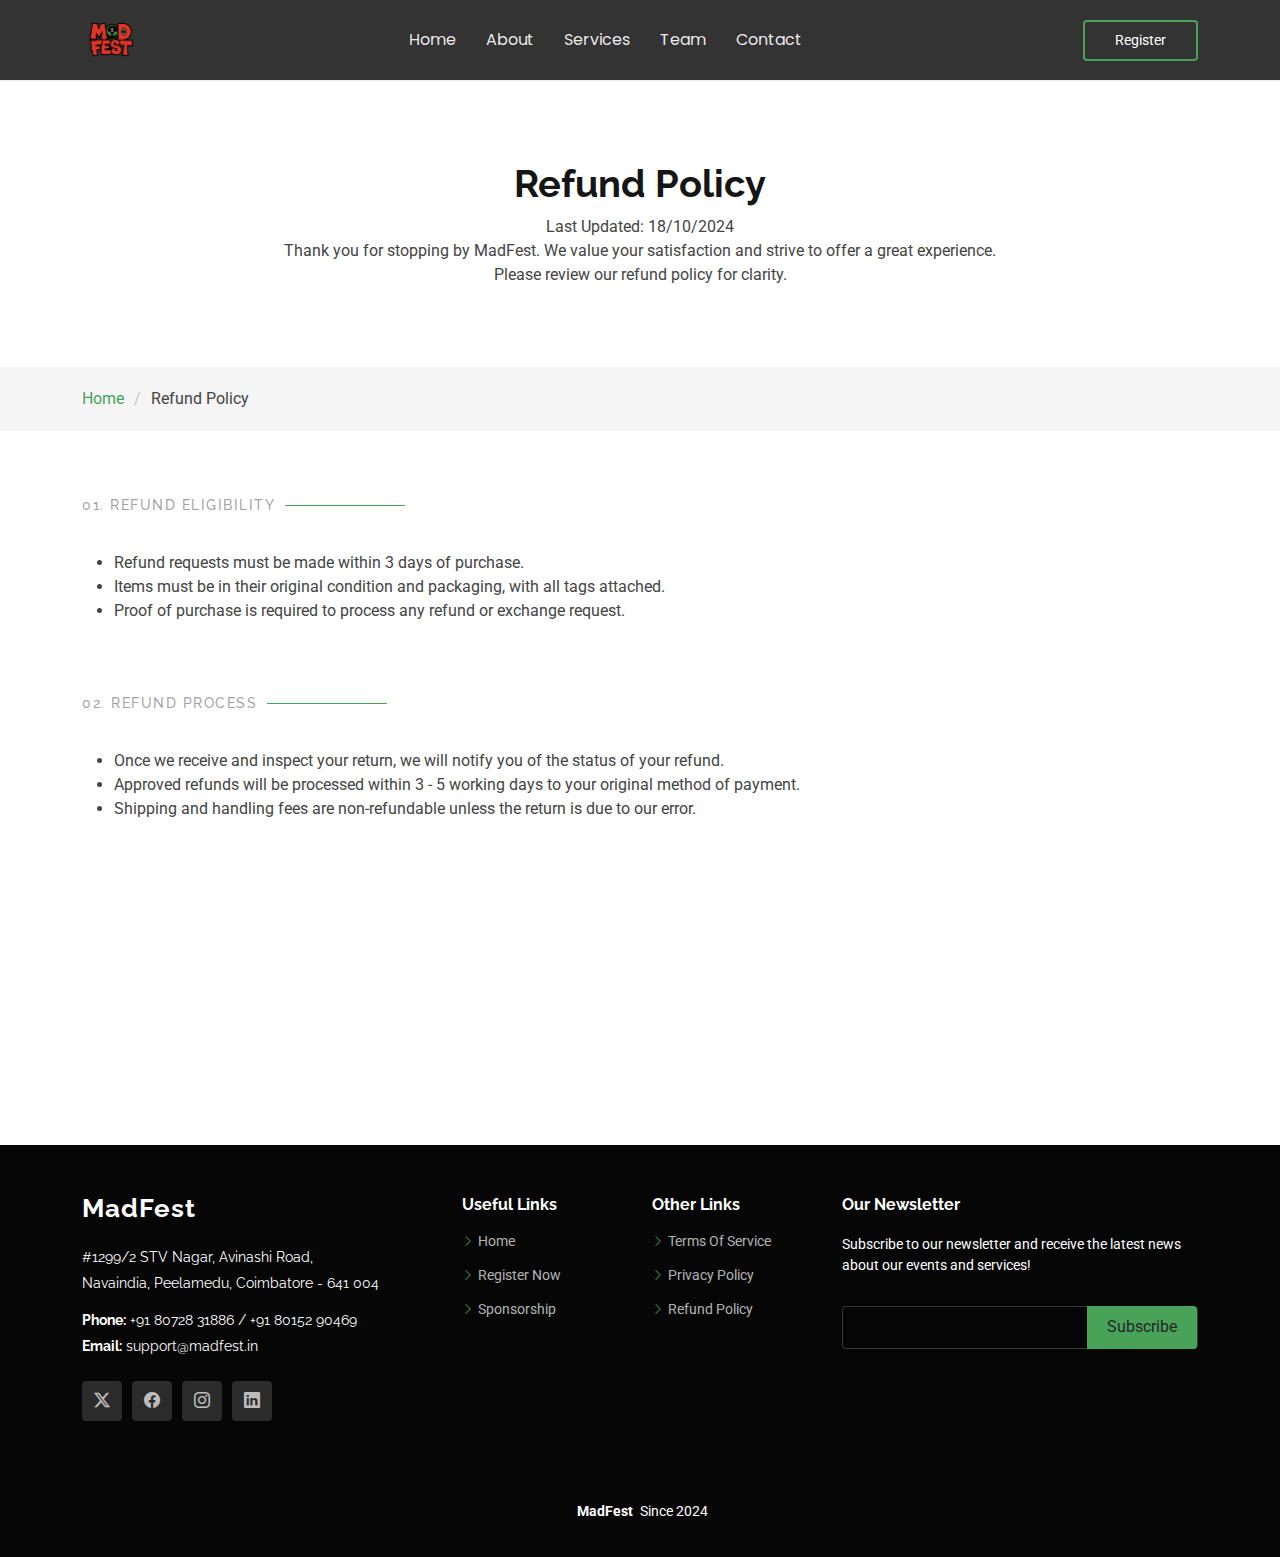
<file: refund-policy.html>
<!DOCTYPE html>
<html lang="en">

<head>
  <meta charset="utf-8">
  <meta content="width=device-width, initial-scale=1.0" name="viewport">
  <title>MadFest | Refund Policy</title>
  <meta name="description" content="">
  <meta name="keywords" content="">

  <!-- Favicons -->
  <link href="assets/img/favicon.png" rel="icon">
  <link href="assets/img/apple-touch-icon.png" rel="apple-touch-icon">

  <!-- Fonts -->
  <link href="https://fonts.googleapis.com" rel="preconnect">
  <link href="https://fonts.gstatic.com" rel="preconnect" crossorigin>
  <link href="https://fonts.googleapis.com/css2?family=Roboto:ital,wght@0,100;0,300;0,400;0,500;0,700;0,900;1,100;1,300;1,400;1,500;1,700;1,900&family=Poppins:ital,wght@0,100;0,200;0,300;0,400;0,500;0,600;0,700;0,800;0,900;1,100;1,200;1,300;1,400;1,500;1,600;1,700;1,800;1,900&family=Raleway:ital,wght@0,100;0,200;0,300;0,400;0,500;0,600;0,700;0,800;0,900;1,100;1,200;1,300;1,400;1,500;1,600;1,700;1,800;1,900&display=swap" rel="stylesheet">

  <!-- Vendor CSS Files -->
  <link href="assets/vendor/bootstrap/css/bootstrap.min.css" rel="stylesheet">
  <link href="assets/vendor/bootstrap-icons/bootstrap-icons.css" rel="stylesheet">
  <link href="assets/vendor/aos/aos.css" rel="stylesheet">
  <link href="assets/vendor/swiper/swiper-bundle.min.css" rel="stylesheet">
  <link href="assets/vendor/glightbox/css/glightbox.min.css" rel="stylesheet">

  <!-- Main CSS File -->
  <link href="assets/css/main.css" rel="stylesheet">

  <!-- =======================================================
  * Template Name: Gp
  * Template URL: https://bootstrapmade.com/gp-free-multipurpose-html-bootstrap-template/
  * Updated: Aug 15 2024 with Bootstrap v5.3.3
  * Author: BootstrapMade.com
  * License: https://bootstrapmade.com/license/
  ======================================================== -->
</head>

<body class="starter-page-page">

  <header id="header" class="header d-flex align-items-center position-relative">
    <div class="container-fluid container-xl position-relative d-flex align-items-center justify-content-between">

      <a href="index.html" class="logo d-flex align-items-center me-auto me-lg-0">
        <!-- Uncomment the line below if you also wish to use an image logo -->
        <img src="assets/img/logo.png" alt="">
      </a>

      <nav id="navmenu" class="navmenu">
        <ul>
          <li><a href="./index.html#hero">Home<br></a></li>
          <li><a href="./index.html#about">About</a></li>
          <li><a href="./index.html#services">Services</a></li>
          <!-- <li><a href="#portfolio">Portfolio</a></li> -->
          <li><a href="./index.html#team">Team</a></li>

          <li><a href="./index.html#contact">Contact</a></li>
        </ul>
        <i class="mobile-nav-toggle d-xl-none bi bi-list"></i>
      </nav>

      <a class="btn-getstarted" href="./register-artist.html">Register</a>

    </div>
  </header>

  <main class="main">

    <!-- Page Title -->
    <div class="page-title" data-aos="fade">
      <div class="heading">
        <div class="container">
          <div class="row d-flex justify-content-center text-center">
            <div class="col-lg-8">
              <h1>Refund Policy</h1>
              <p class="mb-0">
                Last Updated: 18/10/2024 <br/>
                Thank you for stopping by MadFest. We value your satisfaction and strive to offer a great experience. 
                Please review our refund policy for clarity.
              </p>
            </div>
          </div>
        </div>
      </div>
      <nav class="breadcrumbs">
        <div class="container">
          <ol>
            <li><a href="index.html">Home</a></li>
            <li class="current">Refund Policy</li>
          </ol>
        </div>
      </nav>
    </div><!-- End Page Title -->

    <section id="terms-section" class="terms-section section">

      <!-- Section Title -->
      <div style="margin-top: 50px;" class="container section-title" data-aos="fade-up">
        <h2>01. Refund Eligibility</h2>
      </div><!-- End Section Title -->

      <div class="container" data-aos="fade-up">
        <p>
          <ul>
            <li>Refund requests must be made within 3 days of purchase.</li>
            <li>Items must be in their original condition and packaging, with all tags attached.</li>
            <li>Proof of purchase is required to process any refund or exchange request.</li>
          </ul>
        </p>
      </div>

    </section><!-- /Starter Section Section -->

    <section id="terms-section" class="terms-section section">

      <!-- Section Title -->
      <!--
      <div class="container section-title" data-aos="fade-up">
        <h2>02. Non-Refundable Items</h2>
      </div>

      <div class="container" data-aos="fade-up">
        <p>
          Certain items are not eligible for refunds, including:
          <ul>
            <li>Products marked as "Final Sale" or "Non-Returnable."</li>
            <li>Perishable goods, customized products, or digital downloads.</li>
            <li>Gift cards or promotional products.</li>
          </ul>
        </p>
      </div>

    </section>
    -->
    <!-- /Starter Section Section -->

    <section id="terms-section" class="terms-section section">

      <!-- Section Title -->
      <div class="container section-title" data-aos="fade-up">
        <h2>02. Refund Process</h2>
      </div><!-- End Section Title -->

      <div class="container" data-aos="fade-up">
        <p>
          <ul>
            <li>Once we receive and inspect your return, we will notify you of the status of your refund.</li>
            <li>Approved refunds will be processed within 3 - 5 working days to your original method of payment.</li>
            <li>Shipping and handling fees are non-refundable unless the return is due to our error.</li>
          </ul>
        </p>
      </div>

    </section><!-- /Starter Section Section -->

    <!--
    <section id="terms-section" class="terms-section section">
    
    <div class="container section-title" data-aos="fade-up">
      <h2>04. Exchanges</h2>
    </div>
    <div class="container" data-aos="fade-up">
      <p>
        <ul>
          <li>If you wish to exchange an item, please contact our customer support team within 3 days.</li>
          <li>Approved refunds will be processed within 3 - 5 working days to your original method of payment.</li>
        </ul>
      </p>
    </div>

  </section>
    -->
  <!-- /Starter Section Section -->

  <section id="terms-section" class="terms-section section">
    <!-- Section Title -->
    <div class="container section-title" data-aos="fade-up">
      <h2>03. Late or Missing Refunds</h2>
    </div><!-- End Section Title -->

    <div class="container" data-aos="fade-up">
      <p>
        <ul>
          <li>If you haven’t received a refund after 3 - 5 working days, check with your bank or credit card provider as processing times may vary.</li>
          <li>If you’ve done this and still have not received your refund, please contact us at <a href="tel:+918015290469">+91 80152 90469</a>.</li>
        </ul>
      </p>
    </div>

  </section><!-- /Starter Section Section -->

  <section id="terms-section" class="terms-section section">
    <!-- Section Title -->
    <div class="container section-title" data-aos="fade-up">
      <h2>04. Contact Information</h2>
    </div><!-- End Section Title -->

    <div class="container" data-aos="fade-up">
      <p>
        For more information about refunds, returns, or exchanges, please mail us at <a href="mailto:support@madfest.in">support@madfest.in</a> or call <a href="tel:+918015290469">+91 80152 90469</a>.
      </p>
    </div>

  </section><!-- /Starter Section Section -->

  </main>

  <footer id="footer" class="footer dark-background">

    <div class="footer-top">
      <div class="container">
        <div class="row gy-4">
          <div class="col-lg-4 col-md-6 footer-about">
            <a href="index.html" class="logo d-flex align-items-center">
              <span class="sitename">MadFest</span>
            </a>
            <div class="footer-contact pt-3">
              <p>#1299/2 STV Nagar, Avinashi Road,</p>
              <p>Navaindia, Peelamedu, Coimbatore - 641 004</p>
              <p class="mt-3"><strong>Phone:</strong> <span>+91 80728 31886 / +91 80152 90469</span></p>
              <p><strong>Email:</strong> <span>support@madfest.in</span></p>
            </div>
            <div class="social-links d-flex mt-4">
              <a href=""><i class="bi bi-twitter-x"></i></a>
              <a href=""><i class="bi bi-facebook"></i></a>
              <a href=""><i class="bi bi-instagram"></i></a>
              <a href=""><i class="bi bi-linkedin"></i></a>
            </div>
          </div>

          <div class="col-lg-2 col-md-3 footer-links">
            <h4>Useful Links</h4>
            <ul>
              <li><i class="bi bi-chevron-right"></i> <a href="./index.html"> Home</a></li>
              <li><i class="bi bi-chevron-right"></i> <a href="./register-artist.html"> Register Now</a></li>
              <li><i class="bi bi-chevron-right"></i> <a href="./index.html#services"> Sponsorship</a></li>
            </ul>
          </div>

          <div class="col-lg-2 col-md-3 footer-links">
            <h4>Other Links</h4>
            <ul>
              <li><i class="bi bi-chevron-right"></i> <a href="./term-service.html"> Terms Of Service</a></li>
              <li><i class="bi bi-chevron-right"></i> <a href="./privacy-policy.html"> Privacy Policy</a></li>
              <li><i class="bi bi-chevron-right"></i> <a href="./refund-policy.html"> Refund Policy</a></li>
            </ul>
          </div>

          <div class="col-lg-4 col-md-12 footer-newsletter">
            <h4>Our Newsletter</h4>
            <p>Subscribe to our newsletter and receive the latest news about our events and services!</p>
            <form action="forms/newsletter.php" method="post" class="php-email-form">
              <div class="newsletter-form"><input type="email" name="email"><input type="submit" value="Subscribe"></div>
              <div class="loading">Loading</div>
              <div class="error-message"></div>
              <div class="sent-message">Your subscription request has been sent. Thank you!</div>
            </form>
          </div>

        </div>
      </div>
    </div>

    <div class="copyright">
      <div class="container text-center">
        <p><strong class="px-1 sitename">MadFest</strong> <span>Since 2024</span></p>
        <div class="credits">
          <!-- All the links in the footer should remain intact. -->
          <!-- You can delete the links only if you've purchased the pro version. -->
          <!-- Licensing information: https://bootstrapmade.com/license/ -->
          <!-- Purchase the pro version with working PHP/AJAX contact form: [buy-url] -->
          <!-- Powered by <a href="https://bootstrapmade.com/">Draptor</a> -->
        </div>
      </div>
    </div>

  </footer>

  <!-- Scroll Top -->
  <a href="#" id="scroll-top" class="scroll-top d-flex align-items-center justify-content-center"><i class="bi bi-arrow-up-short"></i></a>

  <!-- Preloader -->
  <div id="preloader"></div>

  <!-- Vendor JS Files -->
  <script src="assets/vendor/bootstrap/js/bootstrap.bundle.min.js"></script>
  <script src="assets/vendor/php-email-form/validate.js"></script>
  <script src="assets/vendor/aos/aos.js"></script>
  <script src="assets/vendor/swiper/swiper-bundle.min.js"></script>
  <script src="assets/vendor/glightbox/js/glightbox.min.js"></script>
  <script src="assets/vendor/imagesloaded/imagesloaded.pkgd.min.js"></script>
  <script src="assets/vendor/isotope-layout/isotope.pkgd.min.js"></script>
  <script src="assets/vendor/purecounter/purecounter_vanilla.js"></script>

  <!-- Main JS File -->
  <script src="assets/js/main.js"></script>

</body>

</html>
</file>
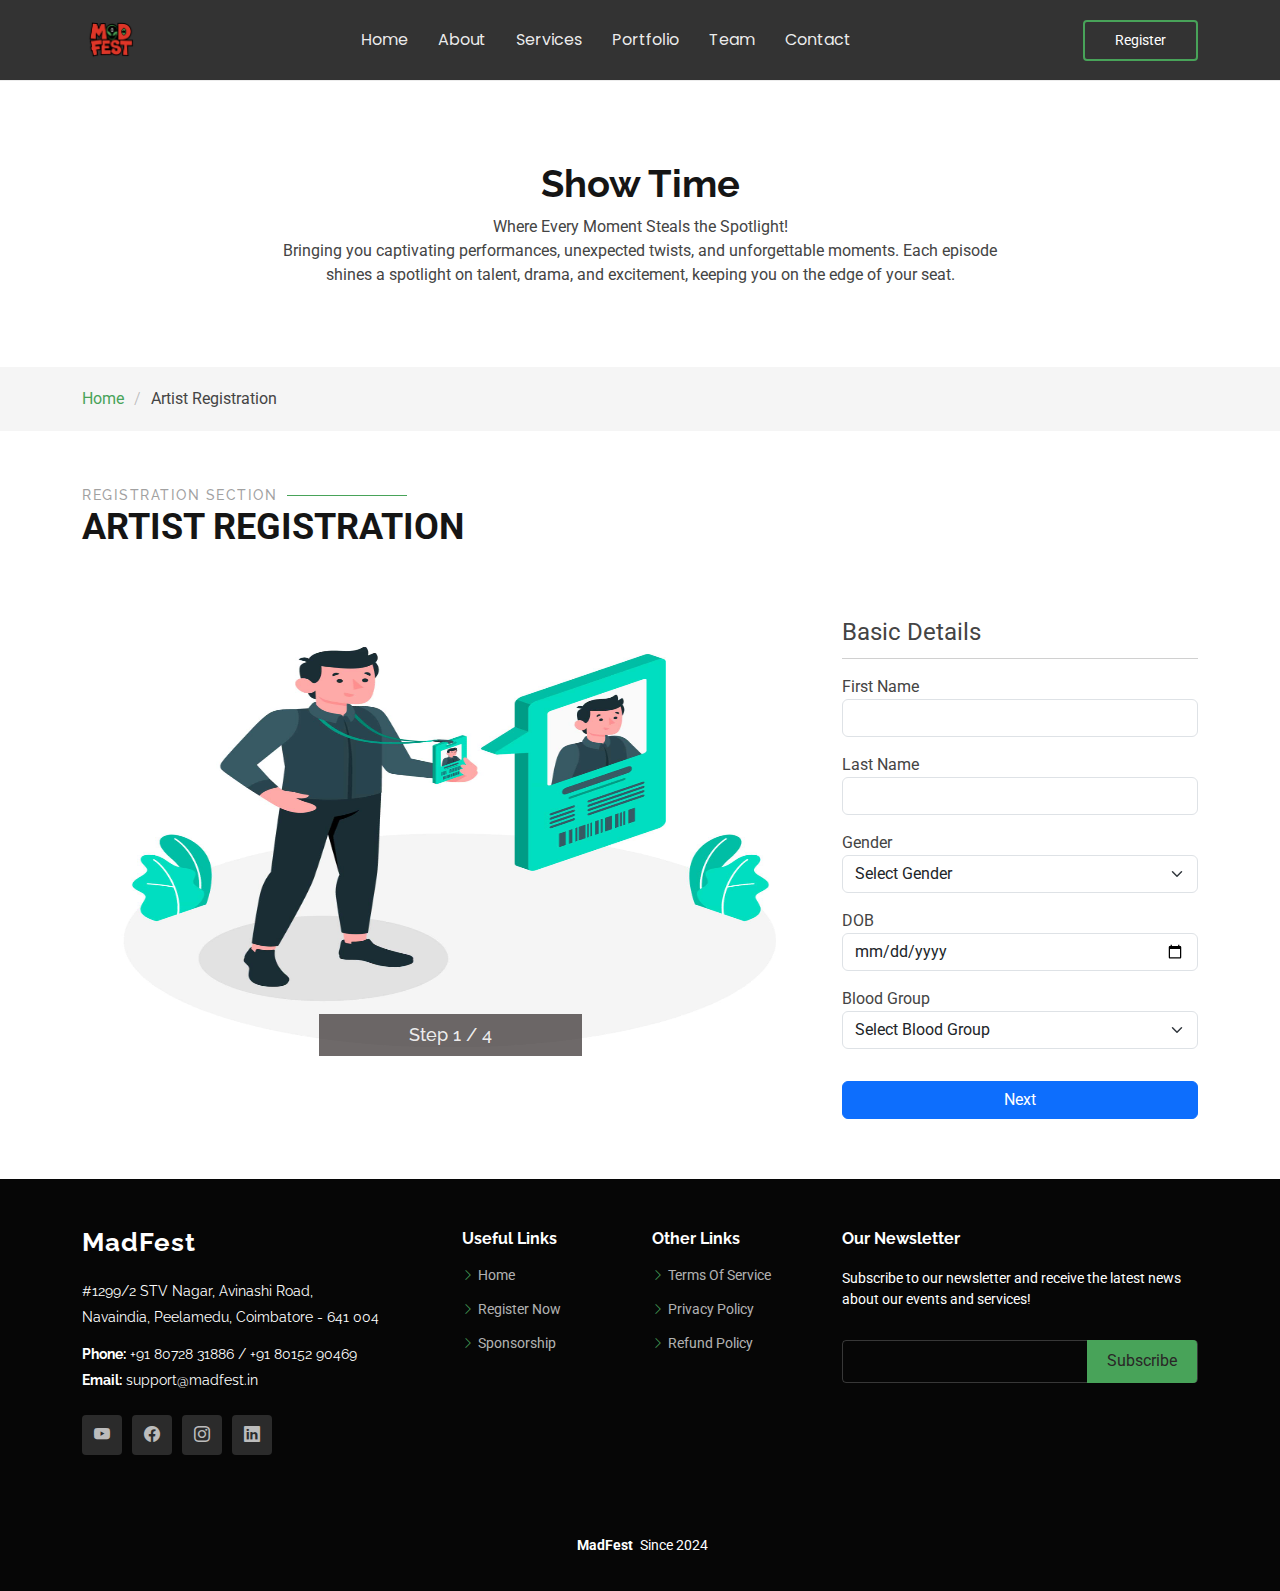
<file: register-artist.html>
<!DOCTYPE html>
<html lang="en">

<head>
  <meta charset="utf-8">
  <meta content="width=device-width, initial-scale=1.0" name="viewport">
  <title>MadFest | Registration</title>
  <meta name="description" content="">
  <meta name="keywords" content="">

  <!-- Favicons -->
  <link href="assets/img/favicon.png" rel="icon">
  <link href="assets/img/apple-touch-icon.png" rel="apple-touch-icon">

  <!-- Fonts -->
  <link href="https://fonts.googleapis.com" rel="preconnect">
  <link href="https://fonts.gstatic.com" rel="preconnect" crossorigin>
  <link href="https://fonts.googleapis.com/css2?family=Roboto:ital,wght@0,100;0,300;0,400;0,500;0,700;0,900;1,100;1,300;1,400;1,500;1,700;1,900&family=Poppins:ital,wght@0,100;0,200;0,300;0,400;0,500;0,600;0,700;0,800;0,900;1,100;1,200;1,300;1,400;1,500;1,600;1,700;1,800;1,900&family=Raleway:ital,wght@0,100;0,200;0,300;0,400;0,500;0,600;0,700;0,800;0,900;1,100;1,200;1,300;1,400;1,500;1,600;1,700;1,800;1,900&display=swap" rel="stylesheet">

  <!-- Vendor CSS Files -->
  <link href="assets/vendor/bootstrap/css/bootstrap.min.css" rel="stylesheet">
  <link href="assets/vendor/bootstrap-icons/bootstrap-icons.css" rel="stylesheet">
  <link href="assets/vendor/aos/aos.css" rel="stylesheet">
  <link href="assets/vendor/swiper/swiper-bundle.min.css" rel="stylesheet">
  <link href="assets/vendor/glightbox/css/glightbox.min.css" rel="stylesheet">

  <!-- Main CSS File -->
  <link href="assets/css/main.css" rel="stylesheet">

  <!-- =======================================================
  * Template Name: Gp
  * Template URL: https://bootstrapmade.com/gp-free-multipurpose-html-bootstrap-template/
  * Updated: Aug 15 2024 with Bootstrap v5.3.3
  * Author: BootstrapMade.com
  * License: https://bootstrapmade.com/license/
  ======================================================== -->
</head>

<body class="starter-page-page">

  <header id="header" class="header d-flex align-items-center position-relative">
    <div class="container-fluid container-xl position-relative d-flex align-items-center justify-content-between">

      <a href="index.html" class="logo d-flex align-items-center me-auto me-lg-0">
        <!-- Uncomment the line below if you also wish to use an image logo -->
        <img src="assets/img/logo.png" alt="">
      </a>

      <nav id="navmenu" class="navmenu">
        <ul>
          <li><a href="./index.html#hero">Home<br></a></li>
          <li><a href="#about">About</a></li>
          <li><a href="#services">Services</a></li>
          <li><a href="#portfolio">Portfolio</a></li>
          <li><a href="#team">Team</a></li>
          <li><a href="#contact">Contact</a></li>
        </ul>
        <i class="mobile-nav-toggle d-xl-none bi bi-list"></i>
      </nav>

      <a class="btn-getstarted" href="./register-artist.html">Register</a>

    </div>
  </header>

  <main class="main">

    <!-- Page Title -->
    <div class="page-title" data-aos="fade">
      <div class="heading">
        <div class="container">
          <div class="row d-flex justify-content-center text-center">
            <div class="col-lg-8">
              <h1>Show Time</h1>
              <p class="mb-0">
                Where Every Moment Steals the Spotlight!
                <br/>
                Bringing you captivating performances, unexpected twists, and unforgettable moments. Each episode shines a spotlight on talent, drama, and excitement, keeping you on the edge of your seat.
              </p>
            </div>
          </div>
        </div>
      </div>
      <nav class="breadcrumbs">
        <div class="container">
          <ol>
            <li><a href="index.html">Home</a></li>
            <li class="current">Artist Registration</li>
          </ol>
        </div>
      </nav>
    </div><!-- End Page Title -->

    <!-- Starter Section Section -->
    <section id="starter-section" class="starter-section section">

      <!-- Section Title -->
      <div class="container section-title" data-aos="fade-up">
        <h2>Registration Section</h2>
        <p>Artist Registration<br></p>
      </div><!-- End Section Title -->

      <div class="container" data-aos="fade-up">
        
        <div class="row">
          <div id="steps-form-illustration" class="col-lg-8 col-12 px-5">
            <h1 id="form-steps-indicator" class="mt-3">Step 1 / 4</h1>
            <!-- <img class="form-illustration" src = "./assets/img/form-steps/basic_details.jpg" /> -->
          </div>
          <div class="col-lg-4 col-12 mt-5 mt-lg-0">
            <form>
              <fieldset id="basic_details" class="d-block">
                <legend>Basic Details</legend>
                <hr />
                <div class="form-group">
                  <label for="candFirstName">First Name</label>
                  <input type="text" class="form-control" name="candFirstName" id="candFirstName" placeholder="">
                </div>

                <div class="form-group mt-3">
                  <label for="candLastName">Last Name</label>
                  <input type="text" class="form-control" name="candLastName" id="candLastName" placeholder="">
                </div>
                
                <div class="form-group mt-3">
                  <label for="candGender">Gender</label>
                  <select id="candGender" name="candGender" class="form-select">
                    <option value="-999">Select Gender</option>
                    <option value="Male">Male</option>
                    <option value="Female">Female</option>
                    <option value="Other">Other</option>
                  </select>
                </div>

                <div class="form-group mt-3">
                  <label for="candDob">DOB</label>
                  <input type="date" class="form-control" name="candDob" id="candDob" placeholder="">
                </div>

                <div class="form-group mt-3">
                  <label for="candBloodGroup">Blood Group</label>
                  <select id="candBloodGroup" name="candBloodGroup" class="form-select">
                    <option value="-999">Select Blood Group</option>
                    <option value="AB+">AB +</option>
                    <option value="A+">A +</option>
                    <option value="B+">B +</option>
                    <option value="O+">O +</option>
                    <option value="O-">O -</option>
                    <option value="B-">B -</option>
                    <option value="A-">A -</option>
                    <option value="AB-">AB -</option>
                  </select>
                </div>
                <p id="messageBasic" class="text-danger"></p>
                <button onclick="buttonActions('contact_details','basic_details')" type="button" class="btn btn-primary w-100 mt-3">Next</button>
              </fieldset>
            
              <fieldset id="contact_details" class="d-none">

                <legend>Contact Details</legend>
                <hr />

                <div class="form-group">
                  <label for="candMobile">Mobile</label>
                  <input type="text" class="form-control" name="candMobile" id="candMobile" placeholder="">
                </div>

                <div class="form-group mt-3">
                  <label for="candEmail">Email</label>
                  <input type="text" class="form-control" name="candEmail" id="candEmail" placeholder="">
                </div>

                <div class="form-group mt-3">
                  <label for="candInstagram">Instagram ID</label>
                  <!-- <input type="text" class="form-control" name="candInstagram" id="candInstagram" placeholder="https://www.instagram.com/john_doe"> -->
                  <input type="text" class="form-control" name="candInstagram" id="candInstagram" placeholder="john_doe">
                </div>

                <div class="form-group mt-3">
                  <label for="candAadharCard">Aadhar Card</label>
                  <input type="text" class="form-control" name="candAadharCard" id="candAadharCard" placeholder="">
                </div>

                <p id="messageContact" class="text-danger"></p>

                <div class="d-flex justify-content-between mt-3">
                  <button onclick="buttonActions('basic_details','contact_details',true)" type="button" class="btn btn-secondary">Back</button>
                  <button onclick="buttonActions('residential_details','contact_details')" type="button" class="btn btn-primary">Next</button>
                </div>

              </fieldset>

              <fieldset id="residential_details" class="d-none">
                <legend>Residential Details</legend>
                <hr />

                <div class="form-group d-none">
                  <label for="candAddressLine">Address Line</label>
                  <textarea type="text" class="form-control" name="candAddressLine" id="candAddressLine" placeholder="" >NaN</textarea>
                </div>

                <div class="form-group mt-3">
                  <label for="candAddressState">State</label>
                  <select onchange="print_city('candAddressDistrict', this.selectedIndex);" id="candAddressState" name="candAddressState" class="form-select">
                    <option value="-999">Select State</option>
                  </select>
                </div>

                <div class="form-group mt-3">
                  <label for="candAddressDistrict">District</label>
                  <select id="candAddressDistrict" name="candAddressDistrict" class="form-select">
                    <option value="-999">Select District</option>
                  </select>
                </div>

                <div class="form-group mt-3">
                  <label for="candZipcode">Zipcode</label>
                  <input type="text" class="form-control" name="candZipcode" id="candZipcode" placeholder="">
                </div>

                <p id="messageResidential" class="text-danger"></p>

                <div class="d-flex justify-content-between mt-3">
                  <button onclick="buttonActions('contact_details','residential_details',true)" type="button" class="btn btn-secondary">Back</button>
                  <button onclick="buttonActions('participation_details','residential_details')" type="button" class="btn btn-primary">Next</button>
                </div>

              </fieldset>

              <fieldset id="participation_details" class="d-none">
                <legend>Participation Details</legend>
                <hr />

                <div class="form-group mt-3">
                  <label for="candPartType">Participation Type</label>
                  <select id="candPartType" name="candPartType" class="form-select">
                    <option value="-999">Select Participation Type</option>
                    <option value="kids">Kids</option>
                    <option value="student">Student</option>
                    <option value="non-student">Non - Student</option>
                  </select>
                </div>

                <div class="form-group mt-3">
                  <label for="candPartCount">Team Count</label>
                  <input min="1" max="9" type="number" class="form-control" name="candPartCount" id="candPartCount" placeholder="1 or More">
                </div>

                <div class="form-group mt-3">
                  <label for="candPartCategory">Participation Category</label>
                  
                  <div id="candPartCategory" class="d-flex justify-content-around mt-2">
                    <div id="music_img_div" class="category-checkbox">
                      <img id="music_img_tag" src="/assets/img/category-icons/music.png" />
                    </div>
                    <div id="art_img_div" class="category-checkbox">
                      <img id="art_img_tag" src="/assets/img/category-icons/drawing.png" />
                    </div>
                    <div id="dance_img_div" class="category-checkbox">
                      <img id="dance_img_tag" src="/assets/img/category-icons/hula.png" />
                    </div>
                  </div>
                </div>

                <div class="form-group mt-3">
                  <label for="candTotalAmount">Total Amount</label>
                  <input disabled type="number" class="form-control" name="candTotalAmount" id="candTotalAmount" placeholder="0.00">
                </div>

                <div class="form-group mt-3 d-none">
                  <label for="candUtrNumber">UTR Number</label> 
                  <!-- <button type="button" class="btn info-tooltip" data-toggle="tooltip"
                    data-placement="top" title="After making the payment, please enter the 12-digit UTR (Unique Transaction Reference) number below."> ?
                  </button> -->
                  <input value="NaN" type="text" class="form-control" name="candUtrNumber" id="candUtrNumber" placeholder="">
                </div>

                <button type="button" id="calculateBtn" class="btn btn-success w-100 mt-3 d-none">Calculate</button>
                <p id="messageBox" class="text-danger"></p>

                <div class="alert alert-secondary mt-3 d-none" role="alert">
                  After making the payment, please enter the 12-digit UTR (Unique Transaction Reference) number in the field.
                </div>
              
                <div class="d-flex justify-content-between mt-3">
                  <button onclick="buttonActions('residential_details','participation_details',true)" type="button" class="btn btn-secondary">Back</button>
                  <button id="finalPayBtn" type="button" class="btn btn-primary" disabled>Pay Now</button>
                </div>

              </fieldset>

            </form>
            
            <div id="payment-gateway" class="row w-100 p-2 d-none">
              <h3>Checkout Section</h3>
              <div class="form-group mt-3">
                <label for="payuFirstName">First Name</label>
                <input type="text" class="form-control" name="displayFirstName" id="displayFirstName" disabled>
              </div>

              <div class="form-group mt-3">
                <label for="payuEmailId">Email ID</label>
                <input type="text" class="form-control" name="displayEmailId" id="displayEmailId" disabled>
              </div>

              <div class="form-group mt-3">
                <label for="payuFinalAmt">Total Pay</label>
                <input type="number" class="form-control" name="displayFinalAmt" id="displayFinalAmt" disabled>
              </div>

              <form action="https://secure.payu.in/_payment" method="POST">
                <!-- Replace with https://secure.payu.in/_payment for production -->
        
                <!-- Required Fields -->
                <input type="hidden" name="key" value="RaU5vB">
                <input id="payuTransId" type="hidden" name="txnid" value="TXN12345678">
                <input id="payuFinalAmount" type="hidden" name="amount" value="10.00">
                <input type="hidden" name="productinfo" value="MadFest Event Ticket Booking">
                <input id="payuFirstName" type="hidden" name="firstname" value="Anirudh">
                <input id="payuEmailId" type="hidden" name="email" value="draptorteam@gmail.com">
        
                <!-- Your Salt and Generated Hash -->
                <input id="payuMadfestHash" type="hidden" name="hash" value="GENERATED_HASH">
                <input id="payuMobileNum" type="hidden" name="phone" value="8971356468"><br><br>
        
                <!-- Redirect URLs -->
                <!-- <input type="hidden" name="surl" value="http://localhost:8080/payu/success">
                  <input type="hidden" name="furl" value="http://localhost:8080/payu/failure"> -->

                  <input type="hidden" name="surl" value="https://api.madfest.in/payu/success">
                  <input type="hidden" name="furl" value="https://api.madfest.in/payu/failure">
        
                <div class="d-flex justify-content-between">
                  <button onclick="buttonActions('participation_details','payment-gateway',true)" class="btn btn-secondary" type="button">Cancel</button>
                  <button class="btn btn-primary" type="submit">Pay Now</button>
                </div>
                
              </form>
            </div>

            <div id="success-result" class="row w-100 p-2 d-none">
              <div class="col-12 d-flex justify-content-center">
                <img class="register-result" src="./assets/img/form-steps/register_success.png" />
              </div>
              <div class="col-12">
                <!-- <h1>Payment Gateway coming soon!</h1> -->
                <p class="text-success text-center py-5">
                  Thank you for registering with us. 
                  Once your details are verified, you will receive a 
                  confirmation email. Please check your inbox, and if 
                  you don't see it there, be sure to check your spam 
                  or junk folder.
                </p>
              </div>
              <div class="d-flex justify-content-around">
                <button onclick="goToPage('./index.html')" type="button" class="btn btn-success"><i class="bi bi-house"></i> Home Page</button>
                <button onclick="goToPage('./register-artist.html')" type="button" class="btn btn-primary"><i class="bi bi-plus-square"></i> Add New Entry</button>
              </div>
            </div>

            <div id="failure-result" class="row w-100 p-2 d-none">
              <div class="col-12 d-flex justify-content-center">
                <img class="register-result" src="./assets/img/form-steps/register_cancel.png" />
              </div>
              <div class="col-12">
                <p class="text-danger text-center py-5">
                  We're currently experiencing some technical difficulties. Please try again later. We apologize for the inconvenience and appreciate your patience.
                </p>
              </div>
              <div class="d-flex justify-content-around">
                <button onclick="goToPage('./index.html')" type="button" class="btn btn-success"><i class="bi bi-house"></i> Home Page</button>
                <button onclick="goToPage('./register-artist.html')" type="button" class="btn btn-danger"><i class="bi bi-arrow-clockwise"></i> Try Again!</button>
              </div>
            </div>
          </div>
        </div>
         
        
      </div>

    </section><!-- /Starter Section Section -->

  </main>

  <footer id="footer" class="footer dark-background">

    <div class="footer-top">
      <div class="container">
        <div class="row gy-4">
          <div class="col-lg-4 col-md-6 footer-about">
            <a href="index.html" class="logo d-flex align-items-center">
              <span class="sitename">MadFest</span>
            </a>
            <div class="footer-contact pt-3">
              <p>#1299/2 STV Nagar, Avinashi Road,</p>
              <p>Navaindia, Peelamedu, Coimbatore - 641 004</p>
              <p class="mt-3"><strong>Phone:</strong> <span>+91 80728 31886 / +91 80152 90469</span></p>
              <p><strong>Email:</strong> <span>support@madfest.in</span></p>
            </div>
            <div class="social-links d-flex mt-4">
              <a href=""><i class="bi bi-youtube"></i></a>
              <a href="" target="_blank"><i class="bi bi-facebook"></i></a>
              <a href="https://www.instagram.com/madfest.in" target="_blank"><i class="bi bi-instagram"></i></a>
              <a href=""><i class="bi bi-linkedin"></i></a>
            </div>
          </div>

          <div class="col-lg-2 col-md-3 footer-links">
            <h4>Useful Links</h4>
            <ul>
              <li><i class="bi bi-chevron-right"></i> <a href="./index.html"> Home</a></li>
              <li><i class="bi bi-chevron-right"></i> <a href="./register-artist.html"> Register Now</a></li>
              <li><i class="bi bi-chevron-right"></i> <a href="./index.html#services"> Sponsorship</a></li>
            </ul>
          </div>

          <div class="col-lg-2 col-md-3 footer-links">
            <h4>Other Links</h4>
            <ul>
              <li><i class="bi bi-chevron-right"></i> <a href="./term-service.html"> Terms Of Service</a></li>
              <li><i class="bi bi-chevron-right"></i> <a href="./privacy-policy.html"> Privacy Policy</a></li>
              <li><i class="bi bi-chevron-right"></i> <a href="./refund-policy.html"> Refund Policy</a></li>
            </ul>
          </div>

          <div class="col-lg-4 col-md-12 footer-newsletter">
            <h4>Our Newsletter</h4>
            <p>Subscribe to our newsletter and receive the latest news about our events and services!</p>
            <form action="#" id="madfestSubscription" class="php-email-form">
              <div class="newsletter-form"><input type="email" name="subscribeMailId" required><input id="subscribeSubmit" type="submit" value="Subscribe" /></div>
              <div id="newsletterLoader" class="loading">Loading</div>
              <div id="newsLetterError" class="error-message"></div>
              <div id="newsLetterSuccess" class="sent-message">Your subscription request has been sent. Thank you!</div>
            </form>
          </div>

        </div>
      </div>
    </div>

    <div class="copyright">
      <div class="container text-center">
        <p><strong class="px-1 sitename">MadFest</strong> <span>Since 2024</span></p>
        <div class="credits">
          <!-- All the links in the footer should remain intact. -->
          <!-- You can delete the links only if you've purchased the pro version. -->
          <!-- Licensing information: https://bootstrapmade.com/license/ -->
          <!-- Purchase the pro version with working PHP/AJAX contact form: [buy-url] -->
          <!-- Powered by <a href="https://bootstrapmade.com/">Draptor</a> -->
        </div>
      </div>
    </div>

  </footer>

  <!-- Scroll Top -->
  <a href="#" id="scroll-top" class="scroll-top d-flex align-items-center justify-content-center"><i class="bi bi-arrow-up-short"></i></a>

  <!-- Preloader -->
  <div id="preloader"></div>

  <!-- Vendor JS Files -->
  <script src="assets/vendor/bootstrap/js/bootstrap.bundle.min.js"></script>
  <script src="assets/vendor/aos/aos.js"></script>
  <script src="assets/vendor/swiper/swiper-bundle.min.js"></script>
  <script src="assets/vendor/glightbox/js/glightbox.min.js"></script>
  <script src="assets/vendor/imagesloaded/imagesloaded.pkgd.min.js"></script>
  <script src="assets/vendor/isotope-layout/isotope.pkgd.min.js"></script>
  <script src="assets/vendor/purecounter/purecounter_vanilla.js"></script>

  <!-- Main JS File -->
  <script src="assets/js/main.js"></script>
  <script src="assets/js/subscribe.js"></script>
  <script src="assets/js/register.js"></script>
  <script src="assets/js/cities.js"></script>
  <script language="javascript">print_state("candAddressState");</script>

</body>

</html>
</file>
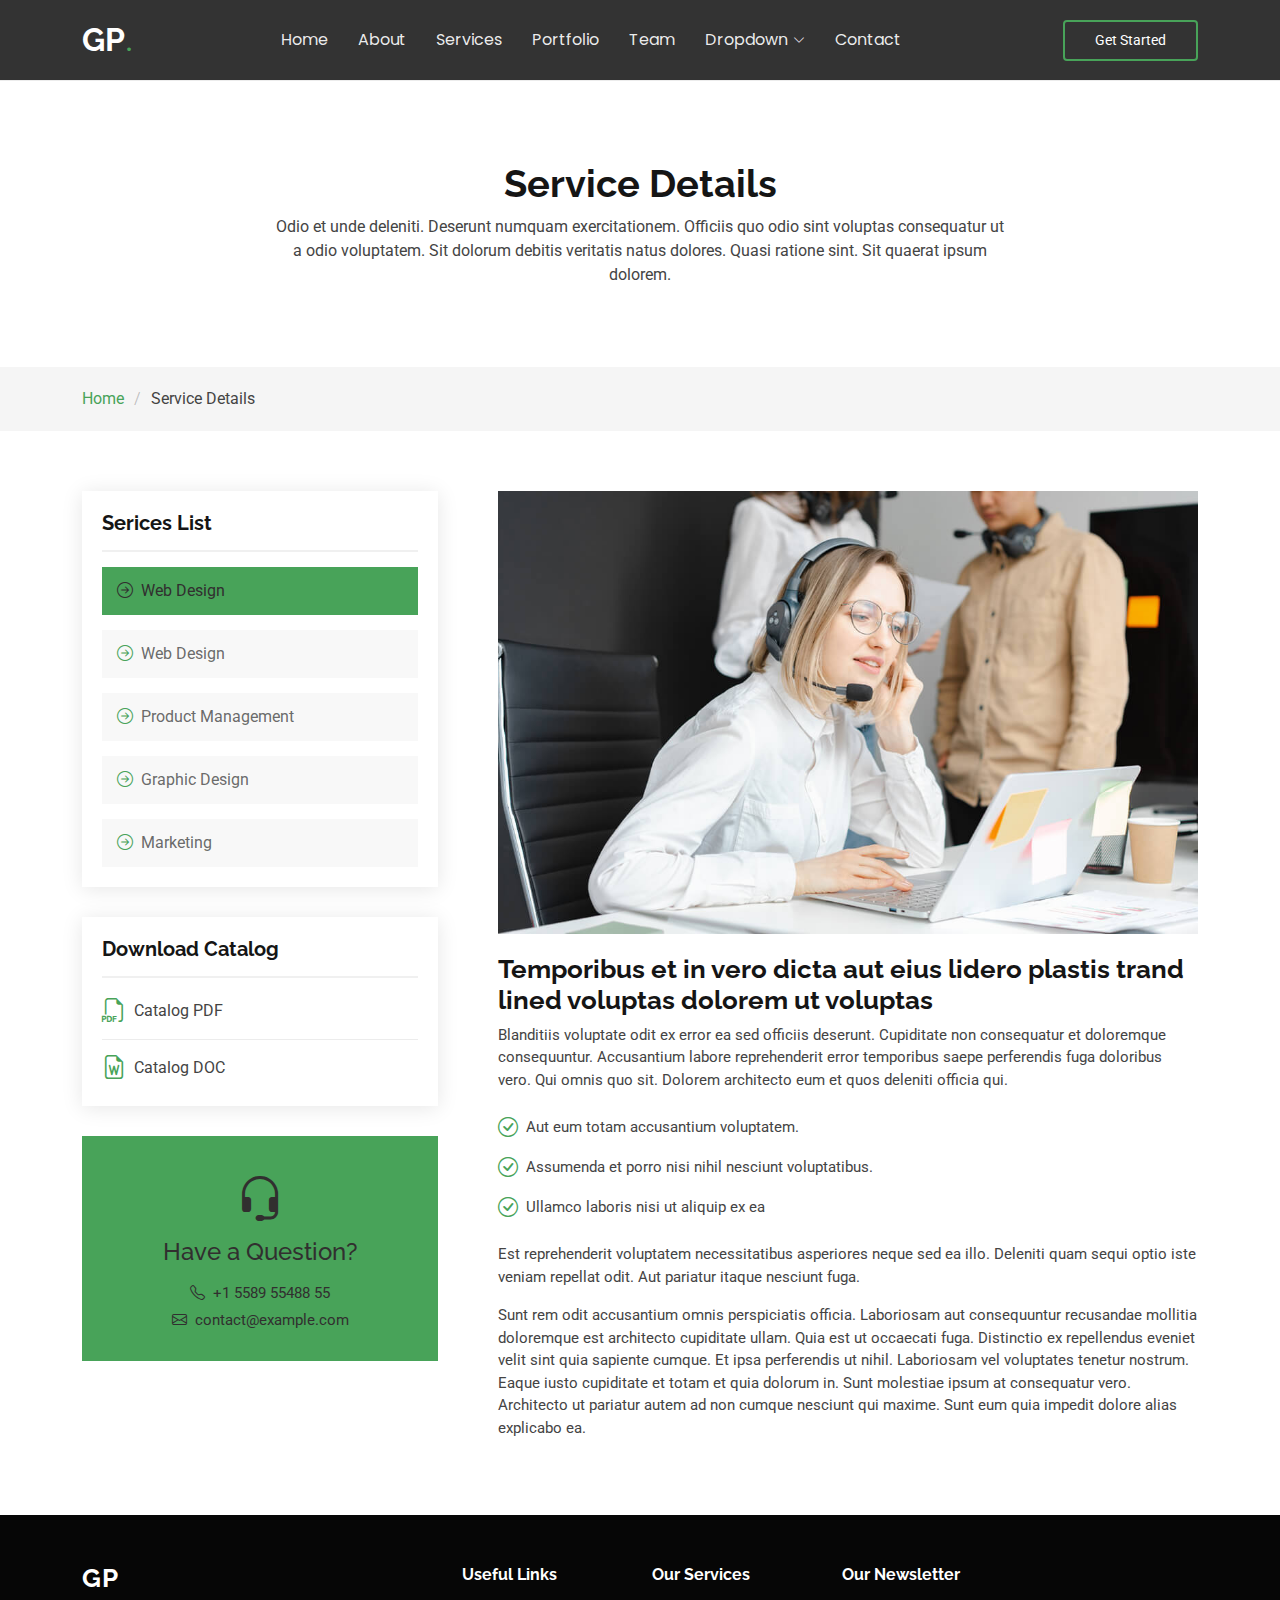
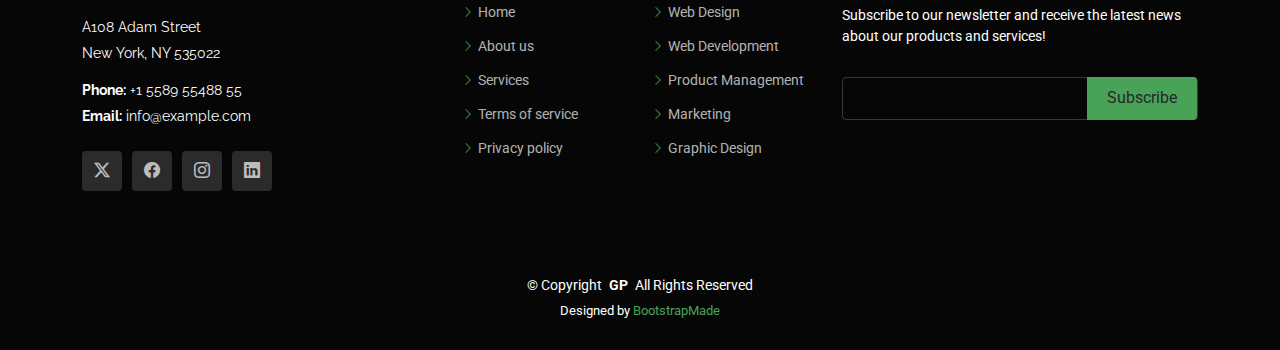
<file: service-details.html>
<!DOCTYPE html>
<html lang="en">

<head>
  <meta charset="utf-8">
  <meta content="width=device-width, initial-scale=1.0" name="viewport">
  <title>Service Details - Gp Bootstrap Template</title>
  <meta name="description" content="">
  <meta name="keywords" content="">

  <!-- Favicons -->
  <link href="assets/img/favicon.png" rel="icon">
  <link href="assets/img/apple-touch-icon.png" rel="apple-touch-icon">

  <!-- Fonts -->
  <link href="https://fonts.googleapis.com" rel="preconnect">
  <link href="https://fonts.gstatic.com" rel="preconnect" crossorigin>
  <link href="https://fonts.googleapis.com/css2?family=Roboto:ital,wght@0,100;0,300;0,400;0,500;0,700;0,900;1,100;1,300;1,400;1,500;1,700;1,900&family=Poppins:ital,wght@0,100;0,200;0,300;0,400;0,500;0,600;0,700;0,800;0,900;1,100;1,200;1,300;1,400;1,500;1,600;1,700;1,800;1,900&family=Raleway:ital,wght@0,100;0,200;0,300;0,400;0,500;0,600;0,700;0,800;0,900;1,100;1,200;1,300;1,400;1,500;1,600;1,700;1,800;1,900&display=swap" rel="stylesheet">

  <!-- Vendor CSS Files -->
  <link href="assets/vendor/bootstrap/css/bootstrap.min.css" rel="stylesheet">
  <link href="assets/vendor/bootstrap-icons/bootstrap-icons.css" rel="stylesheet">
  <link href="assets/vendor/aos/aos.css" rel="stylesheet">
  <link href="assets/vendor/swiper/swiper-bundle.min.css" rel="stylesheet">
  <link href="assets/vendor/glightbox/css/glightbox.min.css" rel="stylesheet">

  <!-- Main CSS File -->
  <link href="assets/css/main.css" rel="stylesheet">

  <!-- =======================================================
  * Template Name: Gp
  * Template URL: https://bootstrapmade.com/gp-free-multipurpose-html-bootstrap-template/
  * Updated: Aug 15 2024 with Bootstrap v5.3.3
  * Author: BootstrapMade.com
  * License: https://bootstrapmade.com/license/
  ======================================================== -->
</head>

<body class="service-details-page">

  <header id="header" class="header d-flex align-items-center position-relative">
    <div class="container-fluid container-xl position-relative d-flex align-items-center justify-content-between">

      <a href="index.html" class="logo d-flex align-items-center me-auto me-lg-0">
        <!-- Uncomment the line below if you also wish to use an image logo -->
        <!-- <img src="assets/img/logo.png" alt=""> -->
        <h1 class="sitename">GP</h1>
        <span>.</span>
      </a>

      <nav id="navmenu" class="navmenu">
        <ul>
          <li><a href="#hero">Home<br></a></li>
          <li><a href="#about">About</a></li>
          <li><a href="#services">Services</a></li>
          <li><a href="#portfolio">Portfolio</a></li>
          <li><a href="#team">Team</a></li>
          <li class="dropdown"><a href="#"><span>Dropdown</span> <i class="bi bi-chevron-down toggle-dropdown"></i></a>
            <ul>
              <li><a href="#">Dropdown 1</a></li>
              <li class="dropdown"><a href="#"><span>Deep Dropdown</span> <i class="bi bi-chevron-down toggle-dropdown"></i></a>
                <ul>
                  <li><a href="#">Deep Dropdown 1</a></li>
                  <li><a href="#">Deep Dropdown 2</a></li>
                  <li><a href="#">Deep Dropdown 3</a></li>
                  <li><a href="#">Deep Dropdown 4</a></li>
                  <li><a href="#">Deep Dropdown 5</a></li>
                </ul>
              </li>
              <li><a href="#">Dropdown 2</a></li>
              <li><a href="#">Dropdown 3</a></li>
              <li><a href="#">Dropdown 4</a></li>
            </ul>
          </li>
          <li><a href="#contact">Contact</a></li>
        </ul>
        <i class="mobile-nav-toggle d-xl-none bi bi-list"></i>
      </nav>

      <a class="btn-getstarted" href="index.html#about">Get Started</a>

    </div>
  </header>

  <main class="main">

    <!-- Page Title -->
    <div class="page-title" data-aos="fade">
      <div class="heading">
        <div class="container">
          <div class="row d-flex justify-content-center text-center">
            <div class="col-lg-8">
              <h1>Service Details</h1>
              <p class="mb-0">Odio et unde deleniti. Deserunt numquam exercitationem. Officiis quo odio sint voluptas consequatur ut a odio voluptatem. Sit dolorum debitis veritatis natus dolores. Quasi ratione sint. Sit quaerat ipsum dolorem.</p>
            </div>
          </div>
        </div>
      </div>
      <nav class="breadcrumbs">
        <div class="container">
          <ol>
            <li><a href="index.html">Home</a></li>
            <li class="current">Service Details</li>
          </ol>
        </div>
      </nav>
    </div><!-- End Page Title -->

    <!-- Service Details Section -->
    <section id="service-details" class="service-details section">

      <div class="container">

        <div class="row gy-5">

          <div class="col-lg-4" data-aos="fade-up" data-aos-delay="100">

            <div class="service-box">
              <h4>Serices List</h4>
              <div class="services-list">
                <a href="#" class="active"><i class="bi bi-arrow-right-circle"></i><span>Web Design</span></a>
                <a href="#"><i class="bi bi-arrow-right-circle"></i><span>Web Design</span></a>
                <a href="#"><i class="bi bi-arrow-right-circle"></i><span>Product Management</span></a>
                <a href="#"><i class="bi bi-arrow-right-circle"></i><span>Graphic Design</span></a>
                <a href="#"><i class="bi bi-arrow-right-circle"></i><span>Marketing</span></a>
              </div>
            </div><!-- End Services List -->

            <div class="service-box">
              <h4>Download Catalog</h4>
              <div class="download-catalog">
                <a href="#"><i class="bi bi-filetype-pdf"></i><span>Catalog PDF</span></a>
                <a href="#"><i class="bi bi-file-earmark-word"></i><span>Catalog DOC</span></a>
              </div>
            </div><!-- End Services List -->

            <div class="help-box d-flex flex-column justify-content-center align-items-center">
              <i class="bi bi-headset help-icon"></i>
              <h4>Have a Question?</h4>
              <p class="d-flex align-items-center mt-2 mb-0"><i class="bi bi-telephone me-2"></i> <span>+1 5589 55488 55</span></p>
              <p class="d-flex align-items-center mt-1 mb-0"><i class="bi bi-envelope me-2"></i> <a href="mailto:contact@example.com">contact@example.com</a></p>
            </div>

          </div>

          <div class="col-lg-8 ps-lg-5" data-aos="fade-up" data-aos-delay="200">
            <img src="assets/img/services.jpg" alt="" class="img-fluid services-img">
            <h3>Temporibus et in vero dicta aut eius lidero plastis trand lined voluptas dolorem ut voluptas</h3>
            <p>
              Blanditiis voluptate odit ex error ea sed officiis deserunt. Cupiditate non consequatur et doloremque consequuntur. Accusantium labore reprehenderit error temporibus saepe perferendis fuga doloribus vero. Qui omnis quo sit. Dolorem architecto eum et quos deleniti officia qui.
            </p>
            <ul>
              <li><i class="bi bi-check-circle"></i> <span>Aut eum totam accusantium voluptatem.</span></li>
              <li><i class="bi bi-check-circle"></i> <span>Assumenda et porro nisi nihil nesciunt voluptatibus.</span></li>
              <li><i class="bi bi-check-circle"></i> <span>Ullamco laboris nisi ut aliquip ex ea</span></li>
            </ul>
            <p>
              Est reprehenderit voluptatem necessitatibus asperiores neque sed ea illo. Deleniti quam sequi optio iste veniam repellat odit. Aut pariatur itaque nesciunt fuga.
            </p>
            <p>
              Sunt rem odit accusantium omnis perspiciatis officia. Laboriosam aut consequuntur recusandae mollitia doloremque est architecto cupiditate ullam. Quia est ut occaecati fuga. Distinctio ex repellendus eveniet velit sint quia sapiente cumque. Et ipsa perferendis ut nihil. Laboriosam vel voluptates tenetur nostrum. Eaque iusto cupiditate et totam et quia dolorum in. Sunt molestiae ipsum at consequatur vero. Architecto ut pariatur autem ad non cumque nesciunt qui maxime. Sunt eum quia impedit dolore alias explicabo ea.
            </p>
          </div>

        </div>

      </div>

    </section><!-- /Service Details Section -->

  </main>

  <footer id="footer" class="footer dark-background">

    <div class="footer-top">
      <div class="container">
        <div class="row gy-4">
          <div class="col-lg-4 col-md-6 footer-about">
            <a href="index.html" class="logo d-flex align-items-center">
              <span class="sitename">GP</span>
            </a>
            <div class="footer-contact pt-3">
              <p>A108 Adam Street</p>
              <p>New York, NY 535022</p>
              <p class="mt-3"><strong>Phone:</strong> <span>+1 5589 55488 55</span></p>
              <p><strong>Email:</strong> <span>info@example.com</span></p>
            </div>
            <div class="social-links d-flex mt-4">
              <a href=""><i class="bi bi-twitter-x"></i></a>
              <a href=""><i class="bi bi-facebook"></i></a>
              <a href=""><i class="bi bi-instagram"></i></a>
              <a href=""><i class="bi bi-linkedin"></i></a>
            </div>
          </div>

          <div class="col-lg-2 col-md-3 footer-links">
            <h4>Useful Links</h4>
            <ul>
              <li><i class="bi bi-chevron-right"></i> <a href="#"> Home</a></li>
              <li><i class="bi bi-chevron-right"></i> <a href="#"> About us</a></li>
              <li><i class="bi bi-chevron-right"></i> <a href="#"> Services</a></li>
              <li><i class="bi bi-chevron-right"></i> <a href="#"> Terms of service</a></li>
              <li><i class="bi bi-chevron-right"></i> <a href="#"> Privacy policy</a></li>
            </ul>
          </div>

          <div class="col-lg-2 col-md-3 footer-links">
            <h4>Our Services</h4>
            <ul>
              <li><i class="bi bi-chevron-right"></i> <a href="#"> Web Design</a></li>
              <li><i class="bi bi-chevron-right"></i> <a href="#"> Web Development</a></li>
              <li><i class="bi bi-chevron-right"></i> <a href="#"> Product Management</a></li>
              <li><i class="bi bi-chevron-right"></i> <a href="#"> Marketing</a></li>
              <li><i class="bi bi-chevron-right"></i> <a href="#"> Graphic Design</a></li>
            </ul>
          </div>

          <div class="col-lg-4 col-md-12 footer-newsletter">
            <h4>Our Newsletter</h4>
            <p>Subscribe to our newsletter and receive the latest news about our products and services!</p>
            <form action="forms/newsletter.php" method="post" class="php-email-form">
              <div class="newsletter-form"><input type="email" name="email"><input type="submit" value="Subscribe"></div>
              <div class="loading">Loading</div>
              <div class="error-message"></div>
              <div class="sent-message">Your subscription request has been sent. Thank you!</div>
            </form>
          </div>

        </div>
      </div>
    </div>

    <div class="copyright">
      <div class="container text-center">
        <p>© <span>Copyright</span> <strong class="px-1 sitename">GP</strong> <span>All Rights Reserved</span></p>
        <div class="credits">
          <!-- All the links in the footer should remain intact. -->
          <!-- You can delete the links only if you've purchased the pro version. -->
          <!-- Licensing information: https://bootstrapmade.com/license/ -->
          <!-- Purchase the pro version with working PHP/AJAX contact form: [buy-url] -->
          Designed by <a href="https://bootstrapmade.com/">BootstrapMade</a>
        </div>
      </div>
    </div>

  </footer>

  <!-- Scroll Top -->
  <a href="#" id="scroll-top" class="scroll-top d-flex align-items-center justify-content-center"><i class="bi bi-arrow-up-short"></i></a>

  <!-- Preloader -->
  <div id="preloader"></div>

  <!-- Vendor JS Files -->
  <script src="assets/vendor/bootstrap/js/bootstrap.bundle.min.js"></script>
  <script src="assets/vendor/php-email-form/validate.js"></script>
  <script src="assets/vendor/aos/aos.js"></script>
  <script src="assets/vendor/swiper/swiper-bundle.min.js"></script>
  <script src="assets/vendor/glightbox/js/glightbox.min.js"></script>
  <script src="assets/vendor/imagesloaded/imagesloaded.pkgd.min.js"></script>
  <script src="assets/vendor/isotope-layout/isotope.pkgd.min.js"></script>
  <script src="assets/vendor/purecounter/purecounter_vanilla.js"></script>

  <!-- Main JS File -->
  <script src="assets/js/main.js"></script>

</body>

</html>
</file>
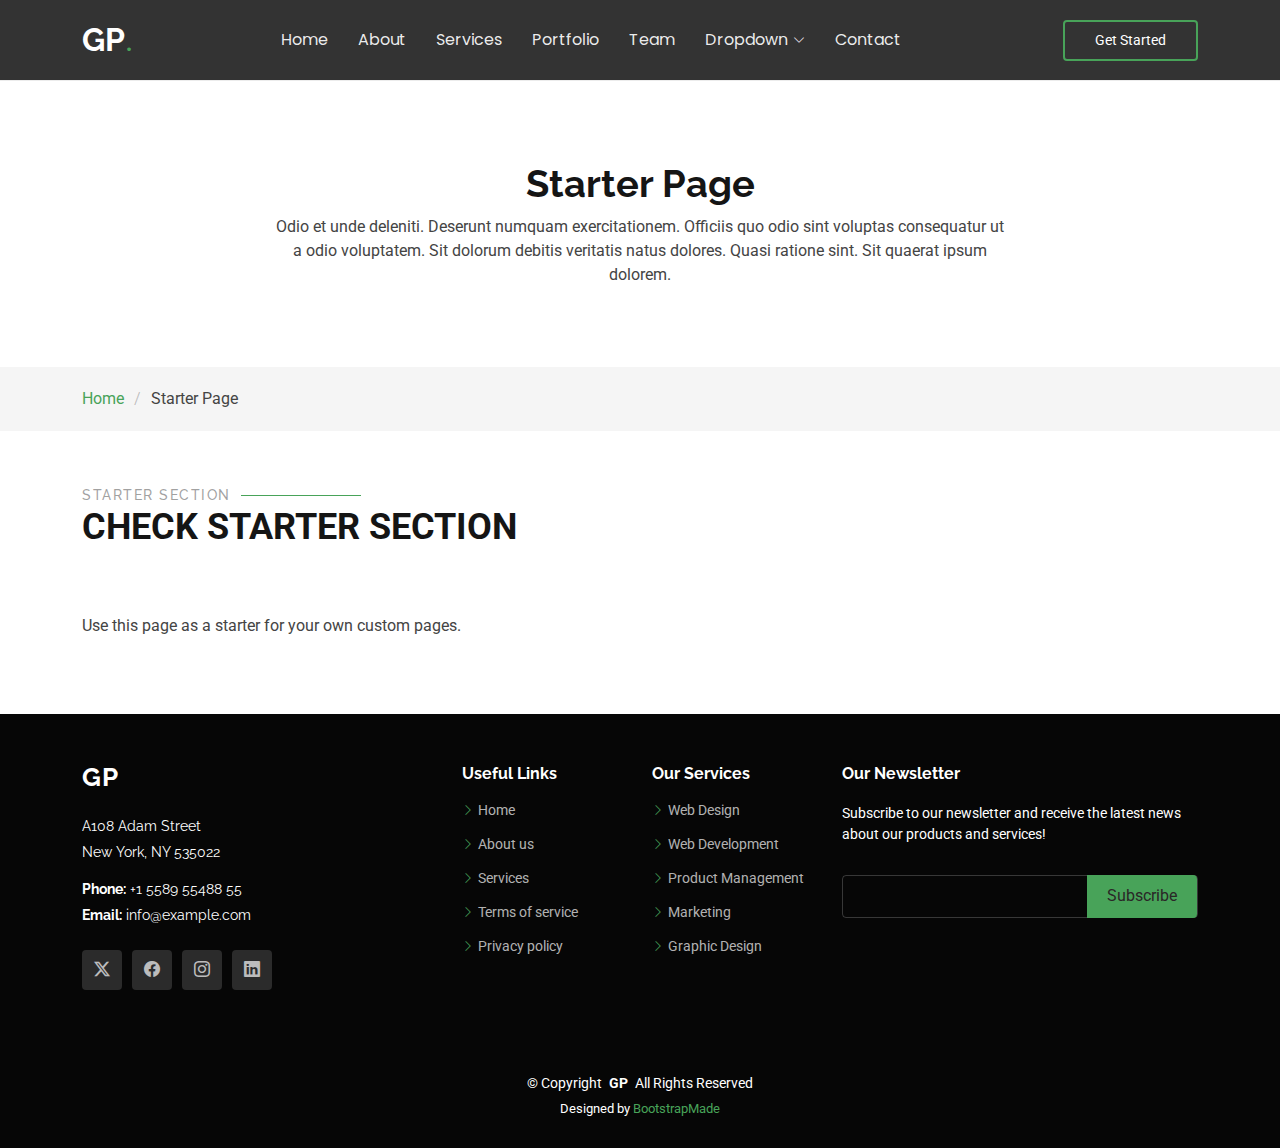
<file: starter-page.html>
<!DOCTYPE html>
<html lang="en">

<head>
  <meta charset="utf-8">
  <meta content="width=device-width, initial-scale=1.0" name="viewport">
  <title>Starter Page - Gp Bootstrap Template</title>
  <meta name="description" content="">
  <meta name="keywords" content="">

  <!-- Favicons -->
  <link href="assets/img/favicon.png" rel="icon">
  <link href="assets/img/apple-touch-icon.png" rel="apple-touch-icon">

  <!-- Fonts -->
  <link href="https://fonts.googleapis.com" rel="preconnect">
  <link href="https://fonts.gstatic.com" rel="preconnect" crossorigin>
  <link href="https://fonts.googleapis.com/css2?family=Roboto:ital,wght@0,100;0,300;0,400;0,500;0,700;0,900;1,100;1,300;1,400;1,500;1,700;1,900&family=Poppins:ital,wght@0,100;0,200;0,300;0,400;0,500;0,600;0,700;0,800;0,900;1,100;1,200;1,300;1,400;1,500;1,600;1,700;1,800;1,900&family=Raleway:ital,wght@0,100;0,200;0,300;0,400;0,500;0,600;0,700;0,800;0,900;1,100;1,200;1,300;1,400;1,500;1,600;1,700;1,800;1,900&display=swap" rel="stylesheet">

  <!-- Vendor CSS Files -->
  <link href="assets/vendor/bootstrap/css/bootstrap.min.css" rel="stylesheet">
  <link href="assets/vendor/bootstrap-icons/bootstrap-icons.css" rel="stylesheet">
  <link href="assets/vendor/aos/aos.css" rel="stylesheet">
  <link href="assets/vendor/swiper/swiper-bundle.min.css" rel="stylesheet">
  <link href="assets/vendor/glightbox/css/glightbox.min.css" rel="stylesheet">

  <!-- Main CSS File -->
  <link href="assets/css/main.css" rel="stylesheet">

  <!-- =======================================================
  * Template Name: Gp
  * Template URL: https://bootstrapmade.com/gp-free-multipurpose-html-bootstrap-template/
  * Updated: Aug 15 2024 with Bootstrap v5.3.3
  * Author: BootstrapMade.com
  * License: https://bootstrapmade.com/license/
  ======================================================== -->
</head>

<body class="starter-page-page">

  <header id="header" class="header d-flex align-items-center position-relative">
    <div class="container-fluid container-xl position-relative d-flex align-items-center justify-content-between">

      <a href="index.html" class="logo d-flex align-items-center me-auto me-lg-0">
        <!-- Uncomment the line below if you also wish to use an image logo -->
        <!-- <img src="assets/img/logo.png" alt=""> -->
        <h1 class="sitename">GP</h1>
        <span>.</span>
      </a>

      <nav id="navmenu" class="navmenu">
        <ul>
          <li><a href="#hero">Home<br></a></li>
          <li><a href="#about">About</a></li>
          <li><a href="#services">Services</a></li>
          <li><a href="#portfolio">Portfolio</a></li>
          <li><a href="#team">Team</a></li>
          <li class="dropdown"><a href="#"><span>Dropdown</span> <i class="bi bi-chevron-down toggle-dropdown"></i></a>
            <ul>
              <li><a href="#">Dropdown 1</a></li>
              <li class="dropdown"><a href="#"><span>Deep Dropdown</span> <i class="bi bi-chevron-down toggle-dropdown"></i></a>
                <ul>
                  <li><a href="#">Deep Dropdown 1</a></li>
                  <li><a href="#">Deep Dropdown 2</a></li>
                  <li><a href="#">Deep Dropdown 3</a></li>
                  <li><a href="#">Deep Dropdown 4</a></li>
                  <li><a href="#">Deep Dropdown 5</a></li>
                </ul>
              </li>
              <li><a href="#">Dropdown 2</a></li>
              <li><a href="#">Dropdown 3</a></li>
              <li><a href="#">Dropdown 4</a></li>
            </ul>
          </li>
          <li><a href="#contact">Contact</a></li>
        </ul>
        <i class="mobile-nav-toggle d-xl-none bi bi-list"></i>
      </nav>

      <a class="btn-getstarted" href="index.html#about">Get Started</a>

    </div>
  </header>

  <main class="main">

    <!-- Page Title -->
    <div class="page-title" data-aos="fade">
      <div class="heading">
        <div class="container">
          <div class="row d-flex justify-content-center text-center">
            <div class="col-lg-8">
              <h1>Starter Page</h1>
              <p class="mb-0">Odio et unde deleniti. Deserunt numquam exercitationem. Officiis quo odio sint voluptas consequatur ut a odio voluptatem. Sit dolorum debitis veritatis natus dolores. Quasi ratione sint. Sit quaerat ipsum dolorem.</p>
            </div>
          </div>
        </div>
      </div>
      <nav class="breadcrumbs">
        <div class="container">
          <ol>
            <li><a href="index.html">Home</a></li>
            <li class="current">Starter Page</li>
          </ol>
        </div>
      </nav>
    </div><!-- End Page Title -->

    <!-- Starter Section Section -->
    <section id="starter-section" class="starter-section section">

      <!-- Section Title -->
      <div class="container section-title" data-aos="fade-up">
        <h2>Starter Section</h2>
        <p>Check Starter Section<br></p>
      </div><!-- End Section Title -->

      <div class="container" data-aos="fade-up">
        <p>Use this page as a starter for your own custom pages.</p>
      </div>

    </section><!-- /Starter Section Section -->

  </main>

  <footer id="footer" class="footer dark-background">

    <div class="footer-top">
      <div class="container">
        <div class="row gy-4">
          <div class="col-lg-4 col-md-6 footer-about">
            <a href="index.html" class="logo d-flex align-items-center">
              <span class="sitename">GP</span>
            </a>
            <div class="footer-contact pt-3">
              <p>A108 Adam Street</p>
              <p>New York, NY 535022</p>
              <p class="mt-3"><strong>Phone:</strong> <span>+1 5589 55488 55</span></p>
              <p><strong>Email:</strong> <span>info@example.com</span></p>
            </div>
            <div class="social-links d-flex mt-4">
              <a href=""><i class="bi bi-twitter-x"></i></a>
              <a href=""><i class="bi bi-facebook"></i></a>
              <a href=""><i class="bi bi-instagram"></i></a>
              <a href=""><i class="bi bi-linkedin"></i></a>
            </div>
          </div>

          <div class="col-lg-2 col-md-3 footer-links">
            <h4>Useful Links</h4>
            <ul>
              <li><i class="bi bi-chevron-right"></i> <a href="#"> Home</a></li>
              <li><i class="bi bi-chevron-right"></i> <a href="#"> About us</a></li>
              <li><i class="bi bi-chevron-right"></i> <a href="#"> Services</a></li>
              <li><i class="bi bi-chevron-right"></i> <a href="#"> Terms of service</a></li>
              <li><i class="bi bi-chevron-right"></i> <a href="#"> Privacy policy</a></li>
            </ul>
          </div>

          <div class="col-lg-2 col-md-3 footer-links">
            <h4>Our Services</h4>
            <ul>
              <li><i class="bi bi-chevron-right"></i> <a href="#"> Web Design</a></li>
              <li><i class="bi bi-chevron-right"></i> <a href="#"> Web Development</a></li>
              <li><i class="bi bi-chevron-right"></i> <a href="#"> Product Management</a></li>
              <li><i class="bi bi-chevron-right"></i> <a href="#"> Marketing</a></li>
              <li><i class="bi bi-chevron-right"></i> <a href="#"> Graphic Design</a></li>
            </ul>
          </div>

          <div class="col-lg-4 col-md-12 footer-newsletter">
            <h4>Our Newsletter</h4>
            <p>Subscribe to our newsletter and receive the latest news about our products and services!</p>
            <form action="forms/newsletter.php" method="post" class="php-email-form">
              <div class="newsletter-form"><input type="email" name="email"><input type="submit" value="Subscribe"></div>
              <div class="loading">Loading</div>
              <div class="error-message"></div>
              <div class="sent-message">Your subscription request has been sent. Thank you!</div>
            </form>
          </div>

        </div>
      </div>
    </div>

    <div class="copyright">
      <div class="container text-center">
        <p>© <span>Copyright</span> <strong class="px-1 sitename">GP</strong> <span>All Rights Reserved</span></p>
        <div class="credits">
          <!-- All the links in the footer should remain intact. -->
          <!-- You can delete the links only if you've purchased the pro version. -->
          <!-- Licensing information: https://bootstrapmade.com/license/ -->
          <!-- Purchase the pro version with working PHP/AJAX contact form: [buy-url] -->
          Designed by <a href="https://bootstrapmade.com/">BootstrapMade</a>
        </div>
      </div>
    </div>

  </footer>

  <!-- Scroll Top -->
  <a href="#" id="scroll-top" class="scroll-top d-flex align-items-center justify-content-center"><i class="bi bi-arrow-up-short"></i></a>

  <!-- Preloader -->
  <div id="preloader"></div>

  <!-- Vendor JS Files -->
  <script src="assets/vendor/bootstrap/js/bootstrap.bundle.min.js"></script>
  <script src="assets/vendor/php-email-form/validate.js"></script>
  <script src="assets/vendor/aos/aos.js"></script>
  <script src="assets/vendor/swiper/swiper-bundle.min.js"></script>
  <script src="assets/vendor/glightbox/js/glightbox.min.js"></script>
  <script src="assets/vendor/imagesloaded/imagesloaded.pkgd.min.js"></script>
  <script src="assets/vendor/isotope-layout/isotope.pkgd.min.js"></script>
  <script src="assets/vendor/purecounter/purecounter_vanilla.js"></script>

  <!-- Main JS File -->
  <script src="assets/js/main.js"></script>

</body>

</html>
</file>
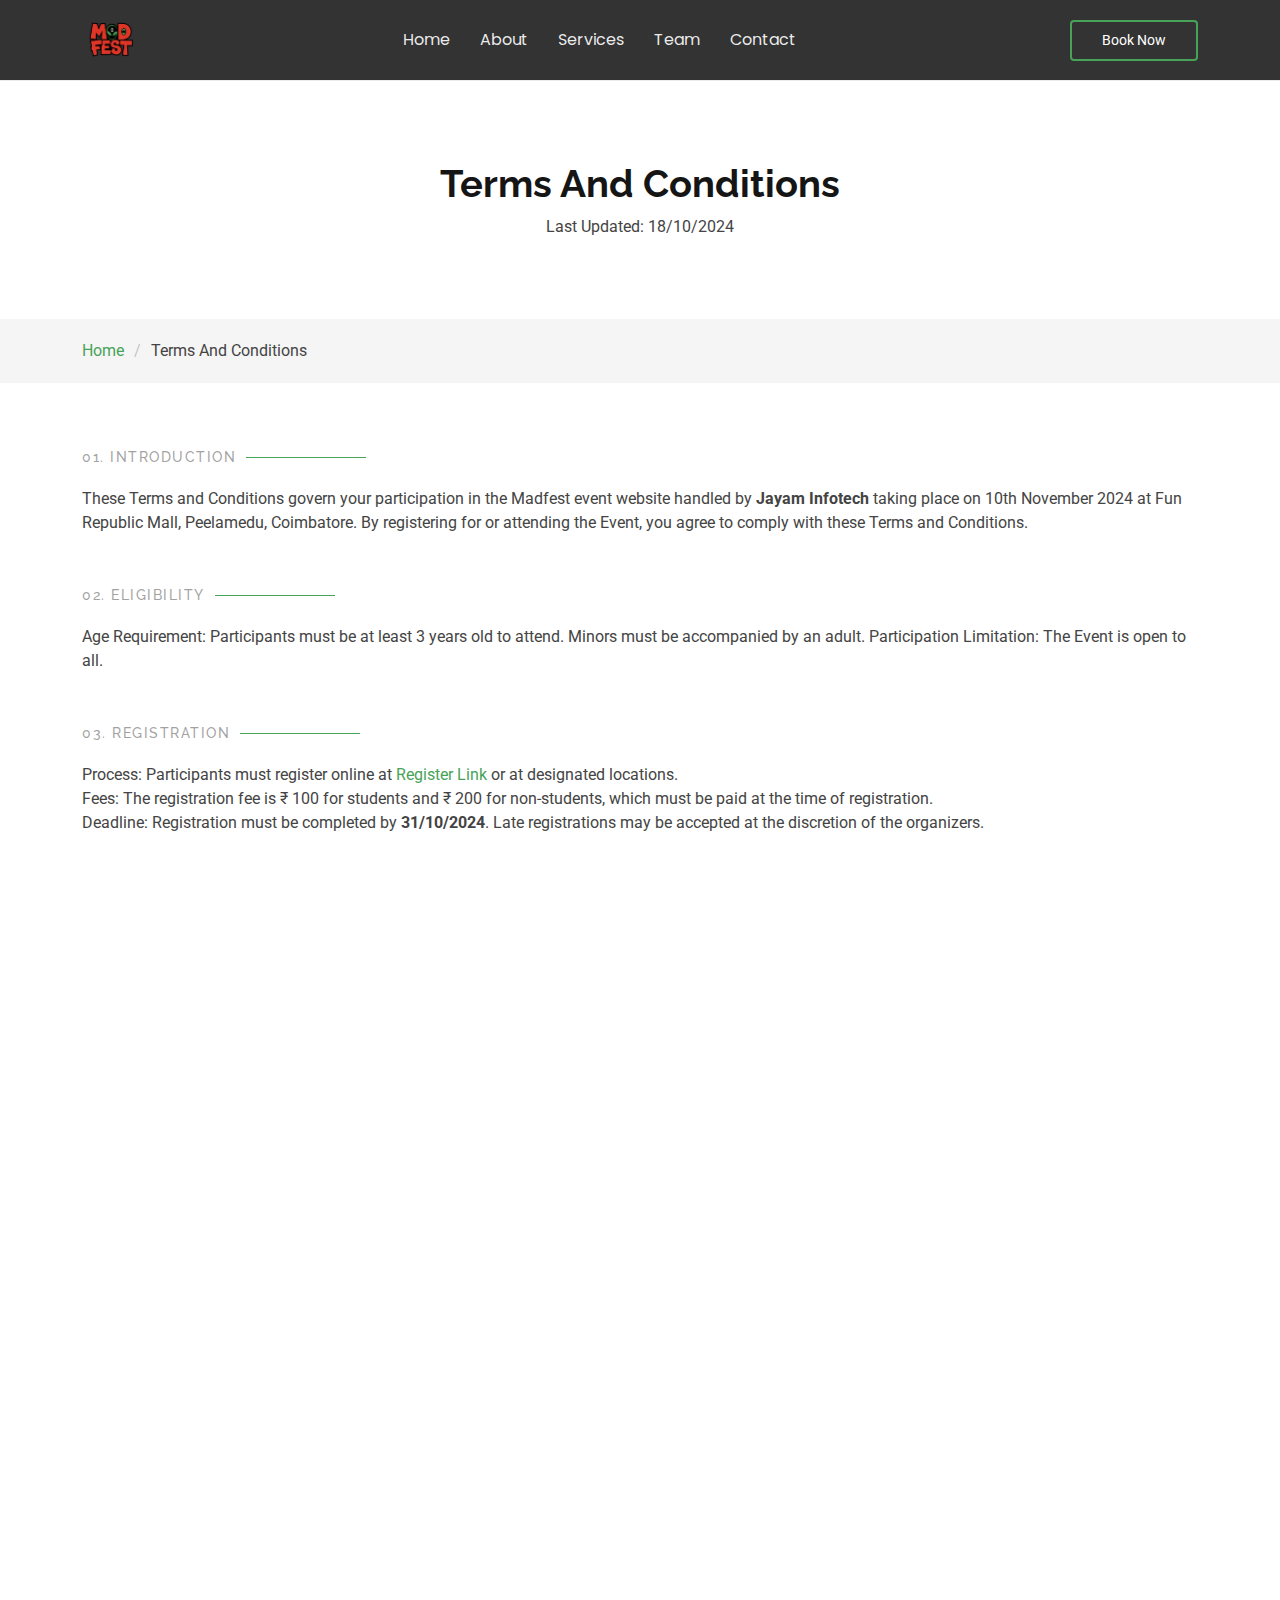
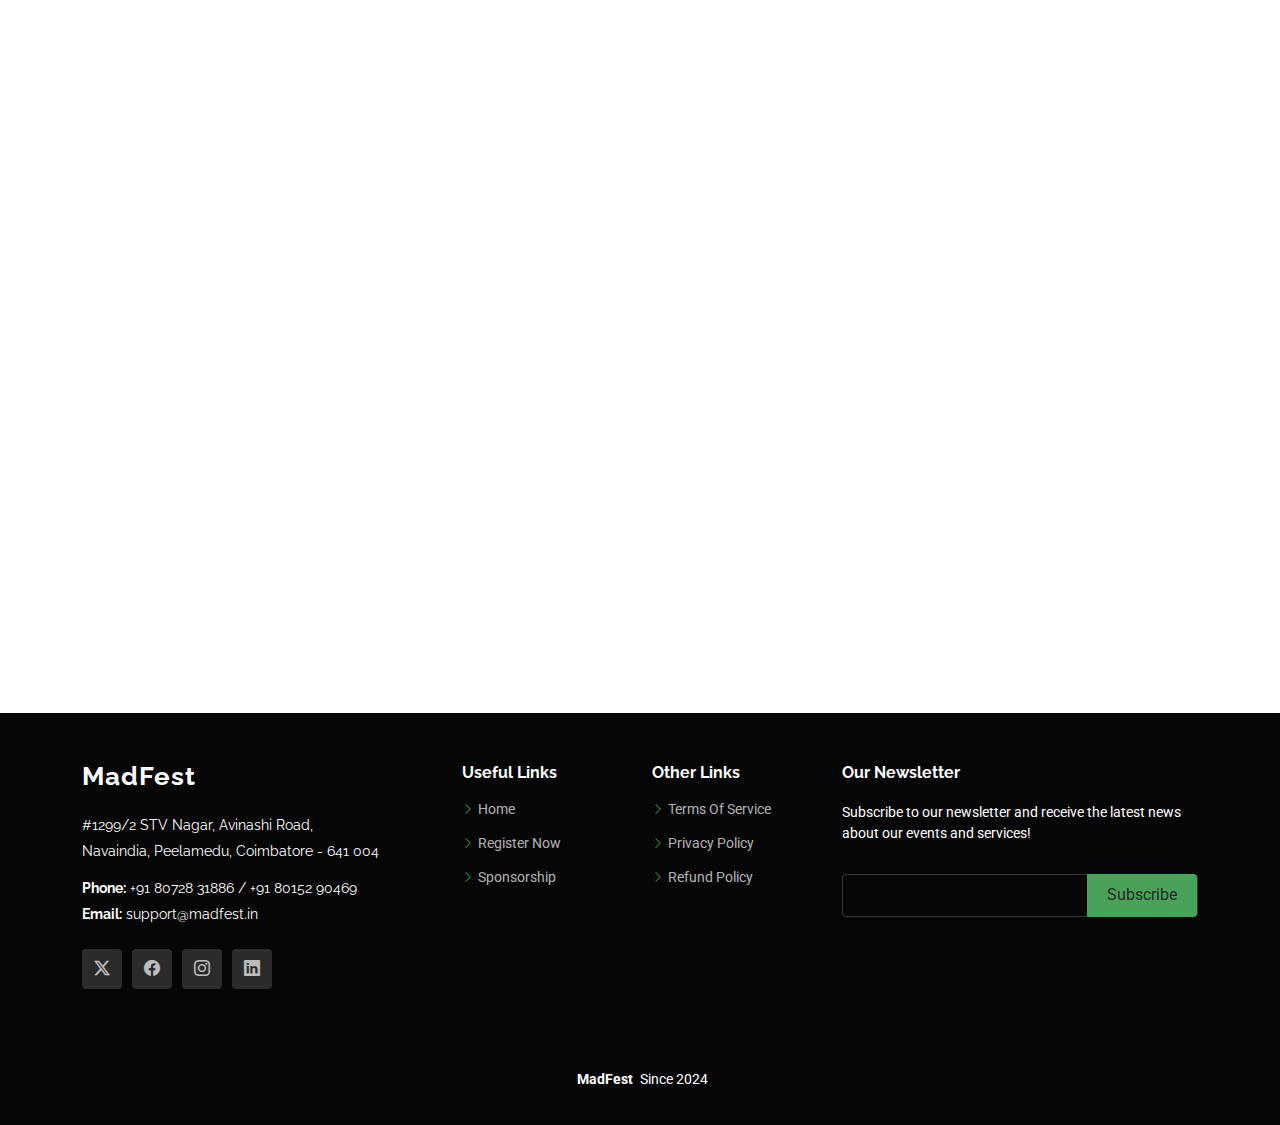
<file: term-service.html>
<!DOCTYPE html>
<html lang="en">

<head>
  <meta charset="utf-8">
  <meta content="width=device-width, initial-scale=1.0" name="viewport">
  <title>MadFest | Terms Of Service</title>
  <meta name="description" content="">
  <meta name="keywords" content="">

  <!-- Favicons -->
  <link href="assets/img/favicon.png" rel="icon">
  <link href="assets/img/apple-touch-icon.png" rel="apple-touch-icon">

  <!-- Fonts -->
  <link href="https://fonts.googleapis.com" rel="preconnect">
  <link href="https://fonts.gstatic.com" rel="preconnect" crossorigin>
  <link href="https://fonts.googleapis.com/css2?family=Roboto:ital,wght@0,100;0,300;0,400;0,500;0,700;0,900;1,100;1,300;1,400;1,500;1,700;1,900&family=Poppins:ital,wght@0,100;0,200;0,300;0,400;0,500;0,600;0,700;0,800;0,900;1,100;1,200;1,300;1,400;1,500;1,600;1,700;1,800;1,900&family=Raleway:ital,wght@0,100;0,200;0,300;0,400;0,500;0,600;0,700;0,800;0,900;1,100;1,200;1,300;1,400;1,500;1,600;1,700;1,800;1,900&display=swap" rel="stylesheet">

  <!-- Vendor CSS Files -->
  <link href="assets/vendor/bootstrap/css/bootstrap.min.css" rel="stylesheet">
  <link href="assets/vendor/bootstrap-icons/bootstrap-icons.css" rel="stylesheet">
  <link href="assets/vendor/aos/aos.css" rel="stylesheet">
  <link href="assets/vendor/swiper/swiper-bundle.min.css" rel="stylesheet">
  <link href="assets/vendor/glightbox/css/glightbox.min.css" rel="stylesheet">

  <!-- Main CSS File -->
  <link href="assets/css/main.css" rel="stylesheet">

  <!-- =======================================================
  * Template Name: Gp
  * Template URL: https://bootstrapmade.com/gp-free-multipurpose-html-bootstrap-template/
  * Updated: Aug 15 2024 with Bootstrap v5.3.3
  * Author: BootstrapMade.com
  * License: https://bootstrapmade.com/license/
  ======================================================== -->
</head>

<body class="starter-page-page">

  <header id="header" class="header d-flex align-items-center position-relative">
    <div class="container-fluid container-xl position-relative d-flex align-items-center justify-content-between">

      <a href="index.html" class="logo d-flex align-items-center me-auto me-lg-0">
        <!-- Uncomment the line below if you also wish to use an image logo -->
        <img src="assets/img/logo.png" alt="">
      </a>

      <nav id="navmenu" class="navmenu">
        <ul>
          <li><a href="#hero">Home<br></a></li>
          <li><a href="#about">About</a></li>
          <li><a href="#services">Services</a></li>
          <!-- <li><a href="#portfolio">Portfolio</a></li> -->
          <li><a href="#team">Team</a></li>
          <li><a href="#contact">Contact</a></li>
        </ul>
        <i class="mobile-nav-toggle d-xl-none bi bi-list"></i>
      </nav>

      <a class="btn-getstarted" href="./register-artist.html">Book Now</a>

    </div>
  </header>

  <main class="main">

    <!-- Page Title -->
    <div class="page-title" data-aos="fade">
      <div class="heading">
        <div class="container">
          <div class="row d-flex justify-content-center text-center">
            <div class="col-lg-8">
              <h1>Terms And Conditions</h1>
              <p class="mb-0">
                Last Updated: 18/10/2024
              </p>
            </div>
          </div>
        </div>
      </div>
      <nav class="breadcrumbs">
        <div class="container">
          <ol>
            <li><a href="index.html">Home</a></li>
            <li class="current">Terms And Conditions</li>
          </ol>
        </div>
      </nav>
    </div><!-- End Page Title -->

    <!-- Starter Section Section -->
    <section id="terms-section" class="terms-section section">

      <!-- Section Title -->
      <div style="margin-top: 50px;" class="container section-title" data-aos="fade-up">
        <h2>01. Introduction</h2>
      </div><!-- End Section Title -->

      <div class="container" data-aos="fade-up">
        <p>
          These Terms and Conditions govern your participation in the Madfest event website handled by <strong>Jayam Infotech</strong>
          taking place on 10th November 2024  at Fun Republic Mall, Peelamedu, Coimbatore. By registering for or attending the Event, you agree to comply
          with these Terms and Conditions.
        </p>
      </div>

    </section><!-- /Starter Section Section -->

    <!-- Starter Section Section -->
    <section id="terms-section" class="terms-section section">

      <!-- Section Title -->
      <div class="container section-title" data-aos="fade-up">
        <h2>02. Eligibility</h2>
      </div><!-- End Section Title -->

      <div class="container" data-aos="fade-up">
        <p>
          Age Requirement: Participants must be at least 3 years old to attend. Minors must be accompanied by an adult.
          Participation Limitation: The Event is open to all.
        </p>
      </div>

    </section><!-- /Starter Section Section -->

    <!-- Starter Section Section -->
    <section id="terms-section" class="terms-section section">

      <!-- Section Title -->
      <div class="container section-title" data-aos="fade-up">
        <h2>03. Registration</h2>
      </div><!-- End Section Title -->

      <div class="container" data-aos="fade-up">
        <p>
          Process: Participants must register online at <a href="./register-artist.html">Register Link</a> or at designated locations.<br/>
          Fees: The registration fee is ₹ 100 for students and ₹ 200 for non-students, which must be paid at the time of registration.<br/>
          Deadline: Registration must be completed by <strong>31/10/2024</strong>. Late registrations may be accepted at the discretion of the organizers.
        </p>
      </div>

    </section><!-- /Starter Section Section -->

    <!-- Starter Section Section -->
    <section id="terms-section" class="terms-section section">

      <!-- Section Title -->
      <div class="container section-title" data-aos="fade-up">
        <h2>04. Event Conduct</h2>
      </div><!-- End Section Title -->

      <div class="container" data-aos="fade-up">
        <p>
          Expected Behavior: Participants are expected to behave respectfully and courteously towards others.<br/>
          Prohibited Items: The following items are strictly prohibited at the Event: <br/>
          <ul>
            <li>Alcoholic Beverages</li>
            <li>Illegal Drugs</li>
            <li>Weapons or Dangerous Items</li>
            <li>Any other items deemed inappropriate by event organizers</li>
          </ul>

          Dress Code: Attendees should dress appropriately for the occasion. Specific themes or guidelines may be provided closer to the Event.
        </p>
      </div>

    </section><!-- /Starter Section Section -->

    <!-- Starter Section Section -->
    <section id="terms-section" class="terms-section section">

      <!-- Section Title -->
      <div class="container section-title" data-aos="fade-up">
        <h2>05. Liability Waiver</h2>
      </div><!-- End Section Title -->

      <div class="container" data-aos="fade-up">
        <p>
          Disclaimer: Participants acknowledge that their attendance at the Event is voluntary and at their own risk. The organizers are not liable for any injuries, damages, or losses incurred during the Event.<br />
          Assumption of Risk: By participating, you assume all risks associated with the Event, including but not limited to physical injury, emotional distress, and loss or damage to personal property.
        </p>
      </div>

    </section><!-- /Starter Section Section -->

        <!-- Starter Section Section -->
        <section id="terms-section" class="terms-section section">

          <!-- Section Title -->
          <div class="container section-title" data-aos="fade-up">
            <h2>06. Cancellation and Refund Policy</h2>
          </div><!-- End Section Title -->
    
          <div class="container" data-aos="fade-up">
            <p>
              Event Cancellation: The organizers reserve the right to cancel the Event for reasons including but not limited to safety concerns, natural disasters, or other unforeseen circumstances. In such cases, participants will be notified as soon as possible.<br />
              Refunds: Registration fees are non-refundable unless the Event is canceled by the organizers. In case of cancellation, a full refund will be issued.
            </p>
          </div>
    
        </section><!-- /Starter Section Section -->

                <!-- Starter Section Section -->
                <section id="terms-section" class="terms-section section">

                  <!-- Section Title -->
                  <div class="container section-title" data-aos="fade-up">
                    <h2>07. Media Release</h2>
                  </div><!-- End Section Title -->
            
                  <div class="container" data-aos="fade-up">
                    <p>
                      Consent: By attending the Event, participants consent to being photographed, filmed, or recorded. <br />
                      Usage: The organizers may use any media captured during the Event for promotional purposes without compensation.
                    </p>
                  </div>
            
                </section><!-- /Starter Section Section -->

                <!-- Starter Section Section -->
                <section id="terms-section" class="terms-section section">

                  <!-- Section Title -->
                  <div class="container section-title" data-aos="fade-up">
                    <h2>08. Code of Conduct</h2>
                  </div><!-- End Section Title -->
            
                  <div class="container" data-aos="fade-up">
                    <p>
                      Respectful Interaction: All participants must treat each other with respect and dignity. Harassment, discrimination, or any form of misconduct will not be tolerated.<br />
                      Consequences: Violations of this code may result in removal from the Event without a refund and potential bans from future events.
                    </p>
                  </div>
            
                </section><!-- /Starter Section Section -->

                <!-- Starter Section Section -->
                <section id="terms-section" class="terms-section section">

                  <!-- Section Title -->
                  <div class="container section-title" data-aos="fade-up">
                    <h2>09. Contact Information</h2>
                  </div><!-- End Section Title -->
            
                  <div class="container" data-aos="fade-up">
                    <p>
                      For questions or concerns regarding these Terms and Conditions or the Event, please contact us at:
                      <ul>
                        <li>Email: <a href="mailto:support@madfest.in">support@madfest.in</a></li>
                        <li>Phone: <a href="tel:+918015290469">+91 80152 90469</a></li>
                        <li>Email: <a href="">#1299/2 STV Nagar, Avinashi Road,Navaindia, Peelamedu, Coimbatore - 641 004</a></li>
                      </ul>
                    </p>
                  </div>
            
                </section><!-- /Starter Section Section -->

                <!-- Starter Section Section -->
                <section id="terms-section" class="terms-section section">

                  <!-- Section Title -->
                  <div class="container section-title" data-aos="fade-up">
                    <h2>10. Amendments</h2>
                  </div><!-- End Section Title -->
            
                  <div class="container" data-aos="fade-up">
                    <p>
                      The organizers reserve the right to modify these Terms and Conditions at any time. Any changes will be communicated through the Event website or via email to registered participants.
                    </p>
                  </div>
            
                </section><!-- /Starter Section Section -->

                <!-- Starter Section Section -->
                <section style="margin-bottom: 50px;" id="terms-section" class="terms-section section">

                  <!-- Section Title -->
                  <div class="container section-title" data-aos="fade-up">
                    <h2>Conclusion</h2>
                  </div><!-- End Section Title -->
            
                  <div class="container" data-aos="fade-up">
                    <p>
                      By registering for or attending the Madfest, you acknowledge that you have read, understood, and agree to abide by these Terms and Conditions.
                    </p>
                  </div>
            
                </section><!-- /Starter Section Section -->

  </main>

  <footer id="footer" class="footer dark-background">

    <div class="footer-top">
      <div class="container">
        <div class="row gy-4">
          <div class="col-lg-4 col-md-6 footer-about">
            <a href="index.html" class="logo d-flex align-items-center">
              <span class="sitename">MadFest</span>
            </a>
            <div class="footer-contact pt-3">
              <p>#1299/2 STV Nagar, Avinashi Road,</p>
              <p>Navaindia, Peelamedu, Coimbatore - 641 004</p>
              <p class="mt-3"><strong>Phone:</strong> <span>+91 80728 31886 / +91 80152 90469</span></p>
              <p><strong>Email:</strong> <span>support@madfest.in</span></p>
            </div>
            <div class="social-links d-flex mt-4">
              <a href=""><i class="bi bi-twitter-x"></i></a>
              <a href=""><i class="bi bi-facebook"></i></a>
              <a href=""><i class="bi bi-instagram"></i></a>
              <a href=""><i class="bi bi-linkedin"></i></a>
            </div>
          </div>

          <div class="col-lg-2 col-md-3 footer-links">
            <h4>Useful Links</h4>
            <ul>
              <li><i class="bi bi-chevron-right"></i> <a href="./index.html"> Home</a></li>
              <li><i class="bi bi-chevron-right"></i> <a href="./register-artist.html"> Register Now</a></li>
              <li><i class="bi bi-chevron-right"></i> <a href="./index.html#services"> Sponsorship</a></li>
            </ul>
          </div>

          <div class="col-lg-2 col-md-3 footer-links">
            <h4>Other Links</h4>
            <ul>
              <li><i class="bi bi-chevron-right"></i> <a href="./term-service.html"> Terms Of Service</a></li>
              <li><i class="bi bi-chevron-right"></i> <a href="./privacy-policy.html"> Privacy Policy</a></li>
              <li><i class="bi bi-chevron-right"></i> <a href="./refund-policy.html"> Refund Policy</a></li>
            </ul>
          </div>

          <div class="col-lg-4 col-md-12 footer-newsletter">
            <h4>Our Newsletter</h4>
            <p>Subscribe to our newsletter and receive the latest news about our events and services!</p>
            <form action="forms/newsletter.php" method="post" class="php-email-form">
              <div class="newsletter-form"><input type="email" name="email"><input type="submit" value="Subscribe"></div>
              <div class="loading">Loading</div>
              <div class="error-message"></div>
              <div class="sent-message">Your subscription request has been sent. Thank you!</div>
            </form>
          </div>

        </div>
      </div>
    </div>

    <div class="copyright">
      <div class="container text-center">
        <p><strong class="px-1 sitename">MadFest</strong> <span>Since 2024</span></p>
        <div class="credits">
          <!-- All the links in the footer should remain intact. -->
          <!-- You can delete the links only if you've purchased the pro version. -->
          <!-- Licensing information: https://bootstrapmade.com/license/ -->
          <!-- Purchase the pro version with working PHP/AJAX contact form: [buy-url] -->
          <!-- Powered by <a href="https://bootstrapmade.com/">Draptor</a> -->
        </div>
      </div>
    </div>

  </footer>

  <!-- Scroll Top -->
  <a href="#" id="scroll-top" class="scroll-top d-flex align-items-center justify-content-center"><i class="bi bi-arrow-up-short"></i></a>

  <!-- Preloader -->
  <div id="preloader"></div>

  <!-- Vendor JS Files -->
  <script src="assets/vendor/bootstrap/js/bootstrap.bundle.min.js"></script>
  <script src="assets/vendor/php-email-form/validate.js"></script>
  <script src="assets/vendor/aos/aos.js"></script>
  <script src="assets/vendor/swiper/swiper-bundle.min.js"></script>
  <script src="assets/vendor/glightbox/js/glightbox.min.js"></script>
  <script src="assets/vendor/imagesloaded/imagesloaded.pkgd.min.js"></script>
  <script src="assets/vendor/isotope-layout/isotope.pkgd.min.js"></script>
  <script src="assets/vendor/purecounter/purecounter_vanilla.js"></script>

  <!-- Main JS File -->
  <script src="assets/js/main.js"></script>

</body>

</html>
</file>
<file: assets/css/main.css>
/**
* Template Name: Gp
* Template URL: https://bootstrapmade.com/gp-free-multipurpose-html-bootstrap-template/
* Updated: Aug 15 2024 with Bootstrap v5.3.3
* Author: BootstrapMade.com
* License: https://bootstrapmade.com/license/
*/

/*--------------------------------------------------------------
# Font & Color Variables
# Help: https://bootstrapmade.com/color-system/
--------------------------------------------------------------*/
/* Fonts */
:root {
  --default-font: "Roboto",  system-ui, -apple-system, "Segoe UI", Roboto, "Helvetica Neue", Arial, "Noto Sans", "Liberation Sans", sans-serif, "Apple Color Emoji", "Segoe UI Emoji", "Segoe UI Symbol", "Noto Color Emoji";
  --heading-font: "Raleway",  sans-serif;
  --nav-font: "Poppins",  sans-serif;
}

/* Global Colors - The following color variables are used throughout the website. Updating them here will change the color scheme of the entire website */
:root { 
  --background-color: #ffffff; /* Background color for the entire website, including individual sections */
  --default-color: #444444; /* Default color used for the majority of the text content across the entire website */
  --heading-color: #151515; /* Color for headings, subheadings and title throughout the website */
  --accent-color: #48A359; /* Accent color that represents your brand on the website. It's used for buttons, links, and other elements that need to stand out */
  --surface-color: #ffffff; /* The surface color is used as a background of boxed elements within sections, such as cards, icon boxes, or other elements that require a visual separation from the global background. */
  --contrast-color: #312f2f; /* Contrast color for text, ensuring readability against backgrounds of accent, heading, or default colors. */
}

/* Nav Menu Colors - The following color variables are used specifically for the navigation menu. They are separate from the global colors to allow for more customization options */
:root {
  --nav-color: rgba(255, 255, 255, 0.905);  /* The default color of the main navmenu links */
  --nav-hover-color: #48A359; /* Applied to main navmenu links when they are hovered over or active */
  --nav-mobile-background-color: #ffffff; /* Used as the background color for mobile navigation menu */
  --nav-dropdown-background-color: #ffffff; /* Used as the background color for dropdown items that appear when hovering over primary navigation items */
  --nav-dropdown-color: #212529; /* Used for navigation links of the dropdown items in the navigation menu. */
  --nav-dropdown-hover-color: #48A359; /* Similar to --nav-hover-color, this color is applied to dropdown navigation links when they are hovered over. */
}

/* Color Presets - These classes override global colors when applied to any section or element, providing reuse of the sam color scheme. */

.light-background {
  --background-color: #f9f9f9;
  --surface-color: #ffffff;
}

.dark-background {
  --background-color: #060606;
  --default-color: #ffffff;
  --heading-color: #ffffff;
  --surface-color: #252525;
  --contrast-color: #2a2727;
}

/* Smooth scroll */
:root {
  scroll-behavior: smooth;
}

/*--------------------------------------------------------------
# General Styling & Shared Classes
--------------------------------------------------------------*/
body {
  color: var(--default-color);
  background-color: var(--background-color);
  font-family: var(--default-font);
}

a {
  color: var(--accent-color);
  text-decoration: none;
  transition: 0.3s;
}

a:hover {
  color: color-mix(in srgb, var(--accent-color), transparent 25%);
  text-decoration: none;
}

h1,
h2,
h3,
h4,
h5,
h6 {
  color: var(--heading-color);
  font-family: var(--heading-font);
}

/* PHP Email Form Messages
------------------------------*/
.php-email-form .error-message {
  display: none;
  background: #df1529;
  color: #ffffff;
  text-align: left;
  padding: 15px;
  margin-bottom: 24px;
  font-weight: 600;
}

.php-email-form .sent-message {
  display: none;
  color: #ffffff;
  background: #059652;
  text-align: center;
  padding: 15px;
  margin-bottom: 24px;
  font-weight: 600;
}

.php-email-form .loading {
  display: none;
  background: var(--surface-color);
  text-align: center;
  padding: 15px;
  margin-bottom: 24px;
}

.php-email-form .loading:before {
  content: "";
  display: inline-block;
  border-radius: 50%;
  width: 24px;
  height: 24px;
  margin: 0 10px -6px 0;
  border: 3px solid var(--accent-color);
  border-top-color: var(--surface-color);
  animation: php-email-form-loading 1s linear infinite;
}

@keyframes php-email-form-loading {
  0% {
    transform: rotate(0deg);
  }

  100% {
    transform: rotate(360deg);
  }
}

/*--------------------------------------------------------------
# Global Header
--------------------------------------------------------------*/
.header {
  --background-color: rgba(0, 0, 0, 0.8);
  --heading-color: #ffffff;
  --contrast-color: #ffffff;
  color: var(--default-color);
  background-color: var(--background-color);
  padding: 10px 0;
  transition: all 0.5s;
  z-index: 997;
}

.header .logo {
  line-height: 1;
}

.header .logo img {
  max-height: 36px;
  margin-right: 8px;
}

.header .logo h1 {
  font-size: 32px;
  margin: 0;
  font-weight: 700;
  color: var(--heading-color);
}

.header .logo span {
  color: var(--accent-color);
  font-size: 32px;
}

.header .btn-getstarted,
.header .btn-getstarted:focus {
  color: var(--contrast-color);
  font-size: 14px;
  padding: 8px 30px;
  margin: 0 0 0 30px;
  border-radius: 4px;
  transition: 0.3s;
  border: 2px solid var(--accent-color);
}

.header .btn-getstarted:hover,
.header .btn-getstarted:focus:hover {
  color: var(--default-color);
  background: var(--accent-color);
}

@media (max-width: 1200px) {
  .header .logo {
    order: 1;
  }

  .header .btn-getstarted {
    order: 2;
    margin: 0 15px 0 0;
    padding: 6px 15px;
  }

  .header .navmenu {
    order: 3;
  }
}

.scrolled .header {
  box-shadow: 0px 0 18px rgba(0, 0, 0, 0.1);
}

/* Index Page Header
------------------------------*/
.index-page .header {
  --background-color: rgba(0, 0, 0, 0);
}

/* Index Page Header on Scroll
------------------------------*/
.index-page.scrolled .header {
  --background-color: rgba(0, 0, 0, 0.8);
}

/*--------------------------------------------------------------
# Navigation Menu
--------------------------------------------------------------*/
/* Navmenu - Desktop */
@media (min-width: 1200px) {
  .navmenu {
    padding: 0;
  }

  .navmenu ul {
    margin: 0;
    padding: 0;
    display: flex;
    list-style: none;
    align-items: center;
  }

  .navmenu li {
    position: relative;
  }

  .navmenu a,
  .navmenu a:focus {
    color: var(--nav-color);
    padding: 18px 15px;
    font-size: 16px;
    font-family: var(--nav-font);
    font-weight: 400;
    display: flex;
    align-items: center;
    justify-content: space-between;
    white-space: nowrap;
    transition: 0.3s;
  }

  .navmenu a i,
  .navmenu a:focus i {
    font-size: 12px;
    line-height: 0;
    margin-left: 5px;
    transition: 0.3s;
  }

  .navmenu li:last-child a {
    padding-right: 0;
  }

  .navmenu li:hover>a,
  .navmenu .active,
  .navmenu .active:focus {
    color: var(--nav-hover-color);
  }

  .navmenu .dropdown ul {
    margin: 0;
    padding: 10px 0;
    background: var(--nav-dropdown-background-color);
    display: block;
    position: absolute;
    visibility: hidden;
    left: 14px;
    top: 130%;
    opacity: 0;
    transition: 0.3s;
    border-radius: 0;
    z-index: 99;
    box-shadow: 0px 0px 30px rgba(0, 0, 0, 0.1);
  }

  .navmenu .dropdown ul li {
    min-width: 200px;
  }

  .navmenu .dropdown ul a {
    padding: 10px 20px;
    font-size: 15px;
    text-transform: none;
    color: var(--nav-dropdown-color);
  }

  .navmenu .dropdown ul a i {
    font-size: 12px;
  }

  .navmenu .dropdown ul a:hover,
  .navmenu .dropdown ul .active:hover,
  .navmenu .dropdown ul li:hover>a {
    background-color: var(--nav-dropdown-hover-color);
  }

  .navmenu .dropdown:hover>ul {
    opacity: 1;
    top: 100%;
    visibility: visible;
  }

  .navmenu .dropdown .dropdown ul {
    top: 0;
    left: -90%;
    visibility: hidden;
  }

  .navmenu .dropdown .dropdown:hover>ul {
    opacity: 1;
    top: 0;
    left: -100%;
    visibility: visible;
  }
}

/* Navmenu - Mobile */
@media (max-width: 1199px) {
  .mobile-nav-toggle {
    color: var(--nav-color);
    font-size: 28px;
    line-height: 0;
    margin-right: 10px;
    cursor: pointer;
    transition: color 0.3s;
  }

  .navmenu {
    padding: 0;
    z-index: 9997;
  }

  .navmenu ul {
    display: none;
    list-style: none;
    position: absolute;
    inset: 60px 20px 20px 20px;
    padding: 10px 0;
    margin: 0;
    border-radius: 6px;
    background-color: var(--nav-mobile-background-color);
    overflow-y: auto;
    transition: 0.3s;
    z-index: 9998;
    box-shadow: 0px 0px 30px rgba(0, 0, 0, 0.1);
  }

  .navmenu a,
  .navmenu a:focus {
    color: var(--nav-dropdown-color);
    padding: 10px 20px;
    font-family: var(--nav-font);
    font-size: 17px;
    font-weight: 500;
    display: flex;
    align-items: center;
    justify-content: space-between;
    white-space: nowrap;
    transition: 0.3s;
  }

  .navmenu a i,
  .navmenu a:focus i {
    font-size: 12px;
    line-height: 0;
    margin-left: 5px;
    width: 30px;
    height: 30px;
    display: flex;
    align-items: center;
    justify-content: center;
    border-radius: 50%;
    transition: 0.3s;
    background-color: color-mix(in srgb, var(--accent-color), white 90%);
  }

  .navmenu a i:hover,
  .navmenu a:focus i:hover {
    background-color: color-mix(in srgb, var(--accent-color), white 90%);
  }

  .navmenu a:hover,
  .navmenu .active,
  .navmenu .active:focus {
    background-color: var(--nav-dropdown-hover-color);
  }

  .navmenu .active i,
  .navmenu .active:focus i {
    transform: rotate(180deg);
  }

  .navmenu .dropdown ul {
    position: static;
    display: none;
    z-index: 99;
    padding: 10px 0;
    margin: 10px 20px;
    background-color: var(--nav-dropdown-background-color);
    border: 1px solid color-mix(in srgb, var(--default-color), transparent 90%);
    box-shadow: none;
    transition: all 0.5s ease-in-out;
  }

  .navmenu .dropdown ul ul {
    background-color: rgba(33, 37, 41, 0.1);
  }

  .navmenu .dropdown>.dropdown-active {
    display: block;
    background-color: rgba(33, 37, 41, 0.03);
  }

  .mobile-nav-active {
    overflow: hidden;
  }

  .mobile-nav-active .mobile-nav-toggle {
    color: #fff;
    position: absolute;
    font-size: 32px;
    top: 15px;
    right: 15px;
    margin-right: 0;
    z-index: 9999;
  }

  .mobile-nav-active .navmenu {
    position: fixed;
    overflow: hidden;
    inset: 0;
    background: rgba(33, 37, 41, 0.8);
    transition: 0.3s;
  }

  .mobile-nav-active .navmenu>ul {
    display: block;
  }
}

/*--------------------------------------------------------------
# Global Footer
--------------------------------------------------------------*/
.footer {
  color: var(--default-color);
  background-color: var(--background-color);
  font-size: 14px;
  position: relative;
}

.footer .footer-top {
  padding: 50px 0;
  background-color: color-mix(in srgb, var(--footer-background-color) 90%, white 10%);
}

.footer .footer-about .logo {
  line-height: 1;
  margin-bottom: 10px;
}

.footer .footer-about .logo img {
  max-height: 40px;
  margin-right: 6px;
}

.footer .footer-about .logo span {
  font-size: 26px;
  font-weight: 700;
  letter-spacing: 1px;
  font-family: var(--heading-font);
  color: var(--heading-color);
}

.footer .footer-about p {
  font-size: 14px;
  font-family: var(--heading-font);
}

.footer .social-links a {
  color: color-mix(in srgb, var(--default-color), transparent 30%);
  background-color: color-mix(in srgb, var(--default-color) 5%, white 10%);
  display: flex;
  align-items: center;
  justify-content: center;
  width: 40px;
  height: 40px;
  border-radius: 4px;
  font-size: 16px;
  margin-right: 10px;
  transition: 0.3s;
}

.footer .social-links a:hover {
  color: var(--contrast-color);
  background-color: var(--accent-color);
}

.footer h4 {
  font-size: 16px;
  font-weight: bold;
  position: relative;
  padding-bottom: 12px;
}

.footer .footer-links {
  margin-bottom: 30px;
}

.footer .footer-links ul {
  list-style: none;
  padding: 0;
  margin: 0;
}

.footer .footer-links ul i {
  margin-right: 4px;
  font-size: 12px;
  line-height: 0;
  color: var(--accent-color);
}

.footer .footer-links ul li {
  padding: 10px 0;
  display: flex;
  align-items: center;
}

.footer .footer-links ul li:first-child {
  padding-top: 0;
}

.footer .footer-links ul a {
  color: color-mix(in srgb, var(--default-color), transparent 30%);
  display: inline-block;
  line-height: 1;
}

.footer .footer-links ul a:hover {
  color: var(--accent-color);
}

.footer .footer-contact p {
  margin-bottom: 5px;
}

.footer .footer-newsletter .newsletter-form {
  margin-top: 30px;
  margin-bottom: 15px;
  padding: 6px 8px;
  position: relative;
  border-radius: 4px;
  border: 1px solid color-mix(in srgb, var(--default-color), transparent 80%);
  display: flex;
  background-color: color-mix(in srgb, var(--footer-background-color) 90%, white 15%);
  transition: 0.3s;
}

.footer .footer-newsletter .newsletter-form:focus-within {
  border-color: var(--accent-color);
}

.footer .footer-newsletter .newsletter-form input[type=email] {
  border: 0;
  padding: 4px;
  width: 100%;
  background-color: color-mix(in srgb, var(--footer-background-color) 90%, white 15%);
  color: var(--default-color);
}

.footer .footer-newsletter .newsletter-form input[type=email]:focus-visible {
  outline: none;
}

.footer .footer-newsletter .newsletter-form input[type=submit] {
  border: 0;
  font-size: 16px;
  padding: 0 20px;
  margin: -7px -8px -7px 0;
  background: var(--accent-color);
  color: var(--contrast-color);
  transition: 0.3s;
  border-radius: 0 4px 4px 0;
}

.footer .footer-newsletter .newsletter-form input[type=submit]:hover {
  background: color-mix(in srgb, var(--accent-color), transparent 20%);
}

.footer .copyright {
  padding: 30px 0;
}

.footer .copyright p {
  margin-bottom: 0;
}

.footer .credits {
  margin-top: 5px;
  font-size: 13px;
}

/*--------------------------------------------------------------
# Preloader
--------------------------------------------------------------*/
#preloader {
  position: fixed;
  inset: 0;
  z-index: 999999;
  overflow: hidden;
  background: #000;
  transition: all 0.6s ease-out;
}

#preloader:before {
  content: "";
  position: fixed;
  top: calc(50% - 30px);
  left: calc(50% - 30px);
  border: 6px solid #ffffff;
  border-color: var(--accent-color) transparent var(--accent-color) transparent;
  border-radius: 50%;
  width: 60px;
  height: 60px;
  animation: animate-preloader 1.5s linear infinite;
}

@keyframes animate-preloader {
  0% {
    transform: rotate(0deg);
  }

  100% {
    transform: rotate(360deg);
  }
}

/*--------------------------------------------------------------
# Scroll Top Button
--------------------------------------------------------------*/
.scroll-top {
  position: fixed;
  visibility: hidden;
  opacity: 0;
  right: 15px;
  bottom: 15px;
  z-index: 99999;
  background-color: var(--accent-color);
  width: 40px;
  height: 40px;
  border-radius: 4px;
  transition: all 0.4s;
}

.scroll-top i {
  font-size: 24px;
  color: var(--contrast-color);
  line-height: 0;
}

.scroll-top:hover {
  background-color: color-mix(in srgb, var(--accent-color), transparent 20%);
  color: var(--contrast-color);
}

.scroll-top.active {
  visibility: visible;
  opacity: 1;
}

/*--------------------------------------------------------------
# Disable aos animation delay on mobile devices
--------------------------------------------------------------*/
@media screen and (max-width: 768px) {
  [data-aos-delay] {
    transition-delay: 0 !important;
  }
}

/*--------------------------------------------------------------
# Global Page Titles & Breadcrumbs
--------------------------------------------------------------*/
.page-title {
  color: var(--default-color);
  background-color: var(--background-color);
  position: relative;
}

.page-title .heading {
  padding: 80px 0;
  border-top: 1px solid color-mix(in srgb, var(--default-color), transparent 90%);
}

.page-title .heading h1 {
  font-size: 38px;
  font-weight: 700;
}

.page-title nav {
  background-color: color-mix(in srgb, var(--default-color), transparent 95%);
  padding: 20px 0;
}

.page-title nav ol {
  display: flex;
  flex-wrap: wrap;
  list-style: none;
  margin: 0;
  padding: 0;
  font-size: 16px;
  font-weight: 400;
}

.page-title nav ol li+li {
  padding-left: 10px;
}

.page-title nav ol li+li::before {
  content: "/";
  display: inline-block;
  padding-right: 10px;
  color: color-mix(in srgb, var(--default-color), transparent 70%);
}

/*--------------------------------------------------------------
# Global Sections
--------------------------------------------------------------*/
section,
.section {
  color: var(--default-color);
  background-color: var(--background-color);
  padding: 60px 0;
  scroll-margin-top: 80px;
  overflow: clip;
}

@media (max-width: 1199px) {

  section,
  .section {
    scroll-margin-top: 58px;
  }
}

/*--------------------------------------------------------------
# Global Section Titles
--------------------------------------------------------------*/
.section-title {
  padding-bottom: 60px;
  position: relative;
}

.section-title h2 {
  font-size: 14px;
  font-weight: 500;
  padding: 0;
  line-height: 1px;
  margin: 0;
  letter-spacing: 1.5px;
  text-transform: uppercase;
  color: color-mix(in srgb, var(--default-color), transparent 50%);
  position: relative;
}

.section-title h2::after {
  content: "";
  width: 120px;
  height: 1px;
  display: inline-block;
  background: var(--accent-color);
  margin: 4px 10px;
}

.section-title p {
  color: var(--heading-color);
  margin: 0;
  font-size: 36px;
  font-weight: 700;
  text-transform: uppercase;
}

/*--------------------------------------------------------------
# Hero Section
--------------------------------------------------------------*/
.hero {
  width: 100%;
  min-height: 100vh;
  position: relative;
  padding: 120px 0 80px 0;
  display: flex;
  align-items: center;
  justify-content: center;
}

.hero img {
  position: absolute;
  inset: 0;
  display: block;
  width: 100%;
  height: 100%;
  object-fit: cover;
  z-index: 1;
}

.hero:before {
  content: "";
  background: color-mix(in srgb, var(--background-color), transparent 30%);
  position: absolute;
  inset: 0;
  z-index: 2;
}

.hero .container {
  position: relative;
  z-index: 3;
}

.hero h2 {
  margin: 0;
  font-size: 56px;
  font-weight: 700;
  font-family: var(--nav-font);
}

.hero h2 span {
  color: var(--accent-color);
}

.hero p {
  margin: 10px 0 0 0;
  font-size: 24px;
  color: color-mix(in srgb, var(--default-color), transparent 30%);
}

.hero .icon-box {
  padding: 30px 20px;
  transition: ease-in-out 0.3s;
  border: 1px solid color-mix(in srgb, var(--default-color), transparent 70%);
  height: 100%;
  text-align: center;
  display: flex;
  flex-direction: column;
  align-items: center;
  justify-content: center;
}

.hero .icon-box i {
  font-size: 32px;
  line-height: 1;
  color: var(--accent-color);
}

.hero .icon-box h3 {
  font-weight: 700;
  margin: 10px 0 0 0;
  padding: 0;
  line-height: 1;
  font-size: 20px;
  line-height: 26px;
}

.hero .icon-box h3 a {
  color: color-mix(in srgb, var(--default-color), transparent 20%);
  transition: ease-in-out 0.3s;
}

.hero .icon-box:hover {
  border-color: var(--accent-color);
}

.hero .icon-box:hover h3 a {
  color: var(--accent-color);
}

@media (max-width: 768px) {
  .hero h2 {
    font-size: 32px;
  }

  .hero p {
    font-size: 18px;
  }
}

/*--------------------------------------------------------------
# About Section
--------------------------------------------------------------*/
.about .content h3 {
  font-size: 1.75rem;
  font-weight: 700;
}

.about .content .fst-italic {
  color: color-mix(in srgb, var(--default-color), var(--contrast-color) 50%);
}

.about .content ul {
  list-style: none;
  padding: 0;
}

.about .content ul li {
  padding: 10px 0 0 0;
  display: flex;
}

.about .content ul i {
  color: var(--accent-color);
  margin-right: 0.5rem;
  line-height: 1.2;
  font-size: 1.25rem;
}

.about .content p:last-child {
  margin-bottom: 0;
}

/*--------------------------------------------------------------
# Clients Section
--------------------------------------------------------------*/
.clients .swiper-slide img {
  opacity: 0.5;
  transition: 0.3s;
  filter: grayscale(100);
}

.clients .swiper-slide img:hover {
  filter: none;
  opacity: 1;
}

.clients .swiper-wrapper {
  height: auto;
}

.clients .swiper-pagination {
  margin-top: 20px;
  position: relative;
}

.clients .swiper-pagination .swiper-pagination-bullet {
  width: 12px;
  height: 12px;
  opacity: 1;
  background-color: color-mix(in srgb, var(--default-color), transparent 80%);
}

.clients .swiper-pagination .swiper-pagination-bullet-active {
  background-color: var(--accent-color);
}

/*--------------------------------------------------------------
# Features Section
--------------------------------------------------------------*/
.features .features-image {
  position: relative;
  min-height: 400px;
}

.features .features-image img {
  position: absolute;
  inset: 0;
  display: block;
  width: 100%;
  height: 100%;
  object-fit: cover;
  z-index: 1;
}

.features .features-item h4 {
  font-size: 20px;
  font-weight: 700;
  margin: 0 0 5px 0;
}

.features .features-item i {
  font-size: 48px;
  color: var(--accent-color);
  margin-right: 20px;
  line-height: 0;
}

.features .features-item p {
  font-size: 15px;
  color: color-mix(in srgb, var(--default-color), transparent 20%);
  margin: 0;
}

/*--------------------------------------------------------------
# Services Section
--------------------------------------------------------------*/
.services .service-item {
  /* background-color: var(--surface-color); */
  background-color: rgba(0, 0, 0, 0.9);
  border-radius: 30px;
  text-align: center;
  border: 1px solid color-mix(in srgb, var(--default-color), transparent 85%);
  padding: 80px 20px;
  height: 100%;
  transition: all ease-in-out 0.3s;
}

.services .service-item .icon {
  background: var(--accent-color);
  color: var(--contrast-color);
  margin: 0 auto;
  width: 64px;
  height: 64px;
  border-radius: 4px;
  display: flex;
  align-items: center;
  justify-content: center;
  margin-bottom: 20px;
  transition: 0.3s;
}

.services .service-item .icon i {
  font-size: 28px;
  transition: ease-in-out 0.3s;
}

.services .service-item h3 {
  font-weight: 700;
  margin: 10px 0 15px 0;
  font-size: 22px;
  transition: 0.3s;
  color: #DE3728;
}

.services .service-item .sponsor-amount {
  width: 356px;
  background-color: #48A359;
  margin-left: -21px;
  padding: 10px 0px;
  color: rgba(0,0,0,0.9);
  font-weight: bolder;
  margin-top: 27px;
}

.services .service-item p {
  line-height: 24px;
  font-size: 14px;
  margin-bottom: 0;
  color: antiquewhite;
}

.services .service-item:hover {
  box-shadow: 0px 0 25px 0 rgba(0, 0, 0, 0.1);
  transform: translateY(-10px);
}

/*--------------------------------------------------------------
# Call To Action Section
--------------------------------------------------------------*/
.call-to-action {
  padding: 80px 0;
  position: relative;
  clip-path: inset(0);
}

.call-to-action img {
  position: fixed;
  top: 0;
  left: 0;
  display: block;
  width: 100%;
  height: 100%;
  object-fit: cover;
  z-index: 1;
}

.call-to-action:before {
  content: "";
  background: color-mix(in srgb, var(--background-color), transparent 50%);
  position: absolute;
  inset: 0;
  z-index: 2;
}

.call-to-action .container {
  position: relative;
  z-index: 3;
}

.call-to-action h3 {
  font-size: 28px;
  font-weight: 700;
  color: var(--default-color);
}

.call-to-action p {
  color: var(--default-color);
}

.call-to-action .cta-btn {
  font-family: var(--heading-font);
  font-weight: 500;
  font-size: 16px;
  letter-spacing: 1px;
  display: inline-block;
  padding: 12px 40px;
  border-radius: 5px;
  transition: 0.5s;
  margin: 10px;
  border: 2px solid var(--default-color);
  color: var(--default-color);
}

/* .call-to-action .cta-btn:hover {
  background: var(--accent-color);
  color: var(--background-color);
  border: 2px solid var(--accent-color);
} */

.call-to-action .cta-btn:hover {
  background: rgba(255, 255, 255, 0.7);
  color: rgba(0,0,0,1.0);
  border: 2px solid var(--default-color);
}

/*--------------------------------------------------------------
# Portfolio Section
--------------------------------------------------------------*/
.portfolio .portfolio-filters {
  padding: 0;
  margin: 0 auto 20px auto;
  list-style: none;
  text-align: center;
}

.portfolio .portfolio-filters li {
  cursor: pointer;
  display: inline-block;
  padding: 8px 20px 10px 20px;
  margin: 0;
  font-size: 15px;
  font-weight: 500;
  line-height: 1;
  margin-bottom: 5px;
  border-radius: 4px;
  transition: all 0.3s ease-in-out;
  font-family: var(--heading-font);
}

.portfolio .portfolio-filters li:hover,
.portfolio .portfolio-filters li.filter-active {
  color: var(--contrast-color);
  background-color: var(--accent-color);
}

.portfolio .portfolio-filters li:first-child {
  margin-left: 0;
}

.portfolio .portfolio-filters li:last-child {
  margin-right: 0;
}

@media (max-width: 575px) {
  .portfolio .portfolio-filters li {
    font-size: 14px;
    margin: 0 0 10px 0;
  }
}

.portfolio .portfolio-item {
  position: relative;
  overflow: hidden;
}

.portfolio .portfolio-item .portfolio-info {
  opacity: 0;
  position: absolute;
  left: 12px;
  right: 12px;
  bottom: -100%;
  z-index: 3;
  transition: all ease-in-out 0.5s;
  background: color-mix(in srgb, var(--background-color), transparent 10%);
  padding: 15px;
}

.portfolio .portfolio-item .portfolio-info h4 {
  font-size: 18px;
  font-weight: 600;
  padding-right: 50px;
}

.portfolio .portfolio-item .portfolio-info p {
  color: color-mix(in srgb, var(--default-color), transparent 30%);
  font-size: 14px;
  margin-bottom: 0;
  padding-right: 50px;
}

.portfolio .portfolio-item .portfolio-info .preview-link,
.portfolio .portfolio-item .portfolio-info .details-link {
  position: absolute;
  right: 50px;
  font-size: 24px;
  top: calc(50% - 14px);
  color: color-mix(in srgb, var(--default-color), transparent 30%);
  transition: 0.3s;
  line-height: 0;
}

.portfolio .portfolio-item .portfolio-info .preview-link:hover,
.portfolio .portfolio-item .portfolio-info .details-link:hover {
  color: var(--accent-color);
}

.portfolio .portfolio-item .portfolio-info .details-link {
  right: 14px;
  font-size: 28px;
}

.portfolio .portfolio-item:hover .portfolio-info {
  opacity: 1;
  bottom: 0;
}

/*--------------------------------------------------------------
# Stats Section
--------------------------------------------------------------*/
.stats .stats-item {
  padding: 10px;
}

.stats .stats-item i {
  font-size: 44px;
  color: var(--accent-color);
  line-height: 0;
  margin-right: 15px;
}

.stats .stats-item .purecounter {
  color: var(--heading-color);
  font-size: 40px;
  display: block;
  font-weight: 700;
  line-height: 40px;
}

.stats .stats-item p {
  color: color-mix(in srgb, var(--default-color), transparent 40%);
  padding: 15px 0 0 0;
  margin: 0;
  font-family: var(--heading-font);
  font-size: 14px;
}

/*--------------------------------------------------------------
# Testimonials Section
--------------------------------------------------------------*/
.testimonials {
  padding: 80px 0;
  position: relative;
}

.testimonials:before {
  content: "";
  background: color-mix(in srgb, var(--background-color), transparent 30%);
  position: absolute;
  inset: 0;
  z-index: 2;
}

.testimonials .testimonials-bg {
  position: absolute;
  inset: 0;
  display: block;
  width: 100%;
  height: 100%;
  object-fit: cover;
  z-index: 1;
}

.testimonials .container {
  position: relative;
  z-index: 3;
}

.testimonials .testimonials-carousel,
.testimonials .testimonials-slider {
  overflow: hidden;
}

.testimonials .testimonial-item {
  text-align: center;
}

.testimonials .testimonial-item .testimonial-img {
  width: 100px;
  border-radius: 50%;
  border: 6px solid color-mix(in srgb, var(--default-color), transparent 85%);
  margin: 0 auto;
}

.testimonials .testimonial-item h3 {
  font-size: 20px;
  font-weight: bold;
  margin: 10px 0 5px 0;
}

.testimonials .testimonial-item h4 {
  font-size: 14px;
  margin: 0 0 15px 0;
  color: color-mix(in srgb, var(--default-color), transparent 40%);
}

.testimonials .testimonial-item .stars {
  margin-bottom: 15px;
}

.testimonials .testimonial-item .stars i {
  color: #ffc107;
  margin: 0 1px;
}

.testimonials .testimonial-item .quote-icon-left,
.testimonials .testimonial-item .quote-icon-right {
  color: color-mix(in srgb, var(--default-color), transparent 40%);
  font-size: 26px;
  line-height: 0;
}

.testimonials .testimonial-item .quote-icon-left {
  display: inline-block;
  left: -5px;
  position: relative;
}

.testimonials .testimonial-item .quote-icon-right {
  display: inline-block;
  right: -5px;
  position: relative;
  top: 10px;
  transform: scale(-1, -1);
}

.testimonials .testimonial-item p {
  font-style: italic;
  margin: 0 auto 15px auto;
}

.testimonials .swiper-wrapper {
  height: auto;
}

.testimonials .swiper-pagination {
  margin-top: 20px;
  position: relative;
}

.testimonials .swiper-pagination .swiper-pagination-bullet {
  width: 12px;
  height: 12px;
  background-color: color-mix(in srgb, var(--default-color), transparent 50%);
  opacity: 0.5;
}

.testimonials .swiper-pagination .swiper-pagination-bullet-active {
  background-color: var(--default-color);
  opacity: 1;
}

@media (min-width: 992px) {
  .testimonials .testimonial-item p {
    width: 80%;
  }
}

/*--------------------------------------------------------------
# Team Section
--------------------------------------------------------------*/
.team .team-member {
  background-color: var(--surface-color);
  overflow: hidden;
  border-radius: 5px;
  box-shadow: 0px 2px 15px rgba(0, 0, 0, 0.1);
  height: 100%;
}

.team .team-member .member-img {
  position: relative;
  overflow: hidden;
}

.team .team-member .social {
  position: absolute;
  left: 0;
  bottom: 30px;
  right: 0;
  opacity: 0;
  transition: ease-in-out 0.3s;
  text-align: center;
}

.team .team-member .social a {
  background: color-mix(in srgb, var(--contrast-color), transparent 25%);
  color: color-mix(in srgb, var(--default-color), transparent 20%);
  margin: 0 3px;
  border-radius: 4px;
  width: 36px;
  height: 36px;
  transition: ease-in-out 0.3s;
  display: inline-flex;
  justify-content: center;
  align-items: center;
}

.team .team-member .social a:hover {
  color: var(--contrast-color);
  background: var(--accent-color);
}

.team .team-member .social i {
  font-size: 18px;
  line-height: 0;
}

.team .team-member .member-info {
  padding: 25px 15px;
}

.team .team-member .member-info h4 {
  font-weight: 700;
  margin-bottom: 5px;
  font-size: 18px;
}

.team .team-member .member-info span {
  display: block;
  font-size: 13px;
  font-weight: 400;
  color: color-mix(in srgb, var(--default-color), transparent 40%);
}

.team .team-member:hover .social {
  opacity: 1;
  bottom: 15px;
}

/*--------------------------------------------------------------
# Contact Section
--------------------------------------------------------------*/
.contact .info-item+.info-item {
  margin-top: 40px;
}

.contact .info-item i {
  color: var(--contrast-color);
  background: var(--accent-color);
  font-size: 20px;
  width: 44px;
  height: 44px;
  display: flex;
  justify-content: center;
  align-items: center;
  border-radius: 4px;
  transition: all 0.3s ease-in-out;
  margin-right: 15px;
}

.contact .info-item h3 {
  padding: 0;
  font-size: 18px;
  font-weight: 700;
  margin-bottom: 5px;
}

.contact .info-item p {
  padding: 0;
  margin-bottom: 0;
  font-size: 14px;
}

.contact .php-email-form {
  height: 100%;
}

.contact .php-email-form input[type=text],
.contact .php-email-form input[type=email],
.contact .php-email-form textarea {
  font-size: 14px;
  padding: 10px 15px;
  box-shadow: none;
  border-radius: 0;
  color: var(--default-color);
  background-color: color-mix(in srgb, var(--background-color), transparent 50%);
  border-color: color-mix(in srgb, var(--default-color), transparent 80%);
}

.contact .php-email-form input[type=text]:focus,
.contact .php-email-form input[type=email]:focus,
.contact .php-email-form textarea:focus {
  border-color: var(--accent-color);
}

.contact .php-email-form input[type=text]::placeholder,
.contact .php-email-form input[type=email]::placeholder,
.contact .php-email-form textarea::placeholder {
  color: color-mix(in srgb, var(--default-color), transparent 70%);
}

.contact .php-email-form button[type=submit] {
  color: var(--contrast-color);
  background: var(--accent-color);
  border: 0;
  padding: 10px 30px;
  transition: 0.4s;
  border-radius: 4px;
}

.contact .php-email-form button[type=submit]:hover {
  background: color-mix(in srgb, var(--accent-color), transparent 20%);
}

/*--------------------------------------------------------------
# Portfolio Details Section
--------------------------------------------------------------*/
.portfolio-details .portfolio-details-slider img {
  width: 100%;
}

.portfolio-details .portfolio-details-slider .swiper-pagination {
  margin-top: 20px;
  position: relative;
}

.portfolio-details .portfolio-details-slider .swiper-pagination .swiper-pagination-bullet {
  width: 12px;
  height: 12px;
  background-color: color-mix(in srgb, var(--default-color), transparent 85%);
  opacity: 1;
}

.portfolio-details .portfolio-details-slider .swiper-pagination .swiper-pagination-bullet-active {
  background-color: var(--accent-color);
}

.portfolio-details .portfolio-info {
  background-color: var(--surface-color);
  padding: 30px;
  box-shadow: 0px 0 30px rgba(0, 0, 0, 0.1);
}

.portfolio-details .portfolio-info h3 {
  font-size: 22px;
  font-weight: 700;
  margin-bottom: 20px;
  padding-bottom: 20px;
  border-bottom: 1px solid color-mix(in srgb, var(--default-color), transparent 85%);
}

.portfolio-details .portfolio-info ul {
  list-style: none;
  padding: 0;
  font-size: 15px;
}

.portfolio-details .portfolio-info ul li+li {
  margin-top: 10px;
}

.portfolio-details .portfolio-description {
  padding-top: 30px;
}

.portfolio-details .portfolio-description h2 {
  font-size: 26px;
  font-weight: 700;
  margin-bottom: 20px;
}

.portfolio-details .portfolio-description p {
  padding: 0;
  color: color-mix(in srgb, var(--default-color), transparent 30%);
}

/*--------------------------------------------------------------
# Service Details Section
--------------------------------------------------------------*/
.service-details .service-box {
  background-color: var(--surface-color);
  padding: 20px;
  box-shadow: 0px 2px 20px rgba(0, 0, 0, 0.1);
}

.service-details .service-box+.service-box {
  margin-top: 30px;
}

.service-details .service-box h4 {
  font-size: 20px;
  font-weight: 700;
  border-bottom: 2px solid color-mix(in srgb, var(--default-color), transparent 92%);
  padding-bottom: 15px;
  margin-bottom: 15px;
}

.service-details .services-list {
  background-color: var(--surface-color);
}

.service-details .services-list a {
  color: color-mix(in srgb, var(--default-color), transparent 20%);
  background-color: color-mix(in srgb, var(--default-color), transparent 96%);
  display: flex;
  align-items: center;
  padding: 12px 15px;
  margin-top: 15px;
  transition: 0.3s;
}

.service-details .services-list a:first-child {
  margin-top: 0;
}

.service-details .services-list a i {
  font-size: 16px;
  margin-right: 8px;
  color: var(--accent-color);
}

.service-details .services-list a.active {
  color: var(--contrast-color);
  background-color: var(--accent-color);
}

.service-details .services-list a.active i {
  color: var(--contrast-color);
}

.service-details .services-list a:hover {
  background-color: color-mix(in srgb, var(--accent-color), transparent 95%);
  color: var(--accent-color);
}

.service-details .download-catalog a {
  color: var(--default-color);
  display: flex;
  align-items: center;
  padding: 10px 0;
  transition: 0.3s;
  border-top: 1px solid color-mix(in srgb, var(--default-color), transparent 90%);
}

.service-details .download-catalog a:first-child {
  border-top: 0;
  padding-top: 0;
}

.service-details .download-catalog a:last-child {
  padding-bottom: 0;
}

.service-details .download-catalog a i {
  font-size: 24px;
  margin-right: 8px;
  color: var(--accent-color);
}

.service-details .download-catalog a:hover {
  color: var(--accent-color);
}

.service-details .help-box {
  background-color: var(--accent-color);
  color: var(--contrast-color);
  margin-top: 30px;
  padding: 30px 15px;
}

.service-details .help-box .help-icon {
  font-size: 48px;
}

.service-details .help-box h4,
.service-details .help-box a {
  color: var(--contrast-color);
}

.service-details .services-img {
  margin-bottom: 20px;
}

.service-details h3 {
  font-size: 26px;
  font-weight: 700;
}

.service-details p {
  font-size: 15px;
}

.service-details ul {
  list-style: none;
  padding: 0;
  font-size: 15px;
}

.service-details ul li {
  padding: 5px 0;
  display: flex;
  align-items: center;
}

.service-details ul i {
  font-size: 20px;
  margin-right: 8px;
  color: var(--accent-color);
}

/*--------------------------------------------------------------
# Starter Section Section
--------------------------------------------------------------*/
.starter-section {
  /* Add your styles here */

  .category-checkbox{
    width:60px;
    height:60px;
    max-width:75px;
    max-height:75px;
    background-color: white;
    border-radius: 5px;
    display: flex;
    align-content: center;
    justify-content: center;
    flex-wrap: wrap;
    /* border: 1px solid black; */
  }

  .category-checkbox img{
    width: 50px;
  }

  .form-illustration{
    width:100%;
    max-height: 450px;
  }

  .register-result{
    max-height: 192px;
  }

  #form-steps-indicator {
    max-height: 75px;
    font-size: large !important;
    padding: 10px 90px;
    background-color: rgba(48, 42, 42, 0.7);
    color: rgba(255, 255, 255, 0.9);
  }

  .info-tooltip {
      background-color: grey;
      color: whitesmoke;
      border-radius: 50%;
      margin: 0px;
      padding: 0px 6px;
      font-size: 12px;
      font-weight: bolder;
  }
  

  #steps-form-illustration {
    min-height: 450px;
    background-size: cover;
    background-repeat: round;
    background-image: url("../img/form-steps/basic_details.jpg");
    max-height: 450px;
    display: flex;
    flex-direction: column;
    flex-wrap: wrap;
    align-content: center;
    justify-content: flex-end;
    align-items: center;
  }

}

.terms-section {

  padding: 20px 0px;

  .section-title {
    padding-bottom: 25px !important;
  }

}
</file>
